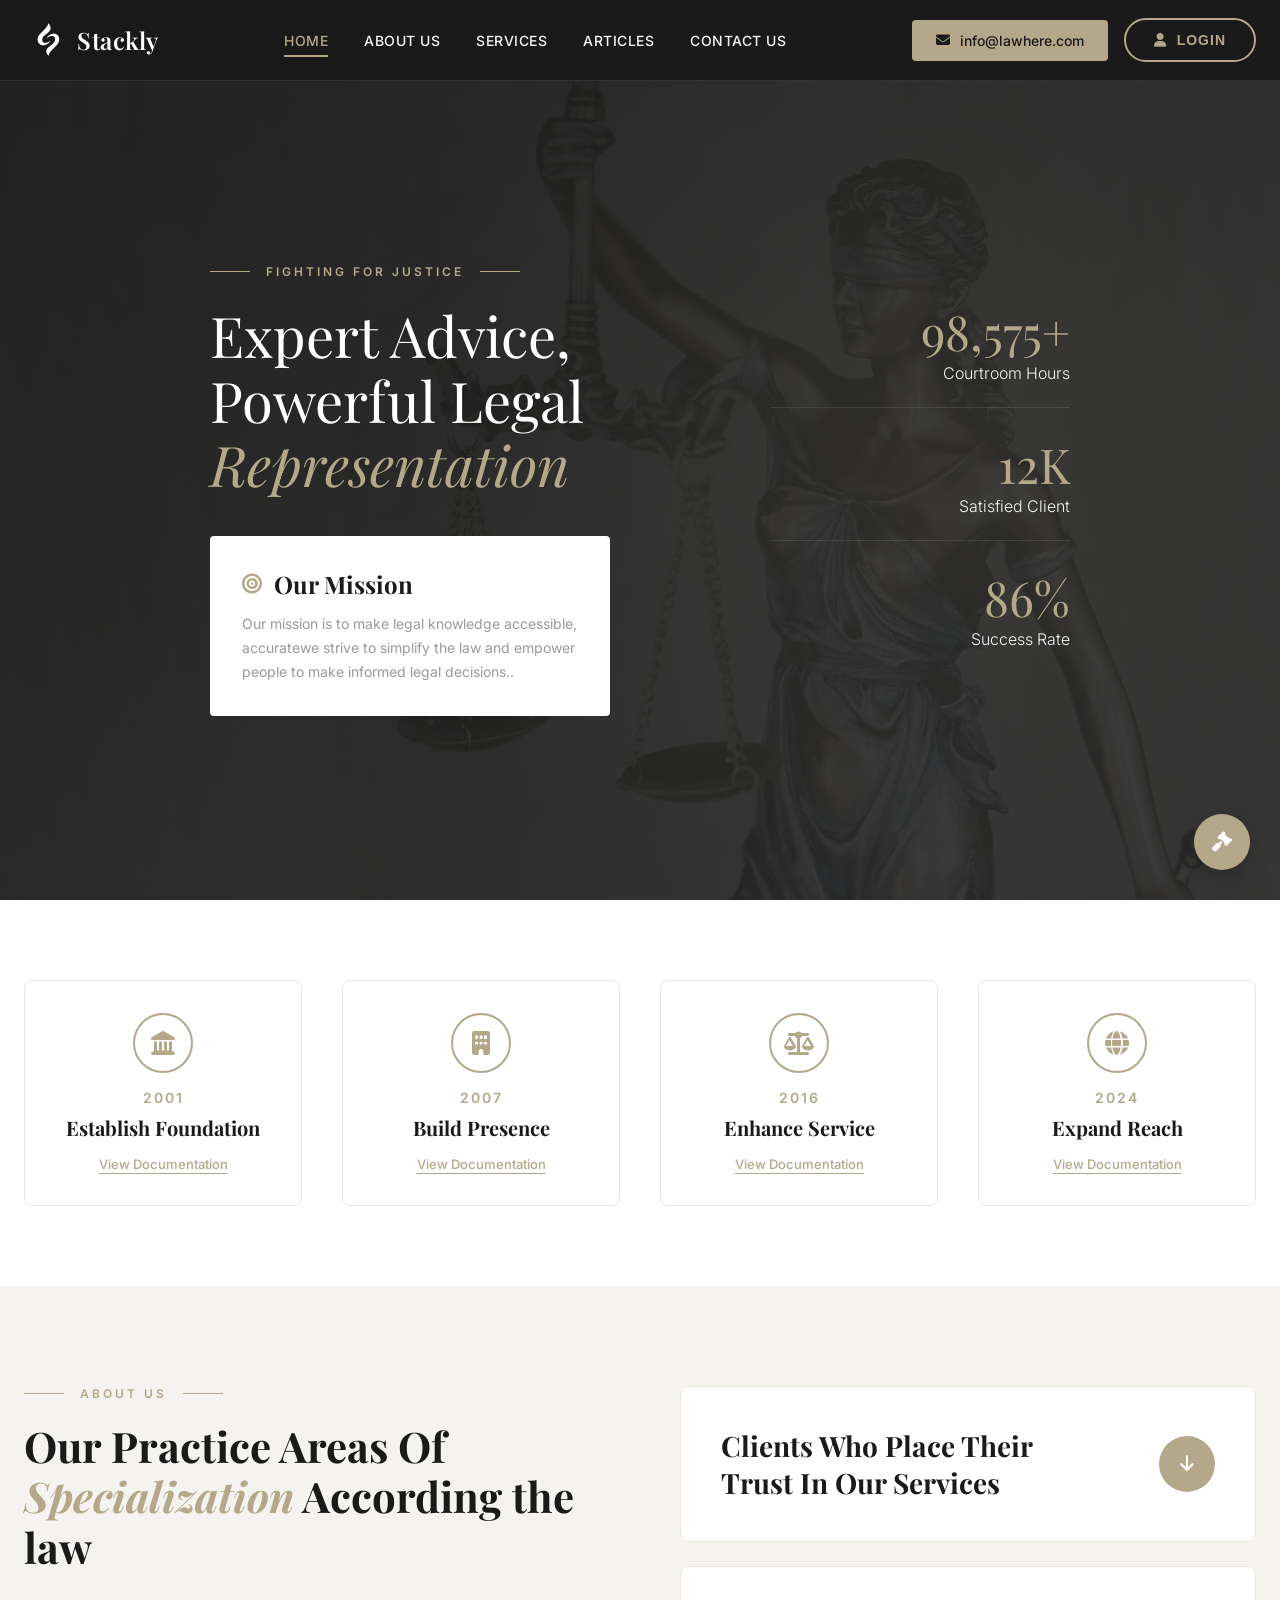
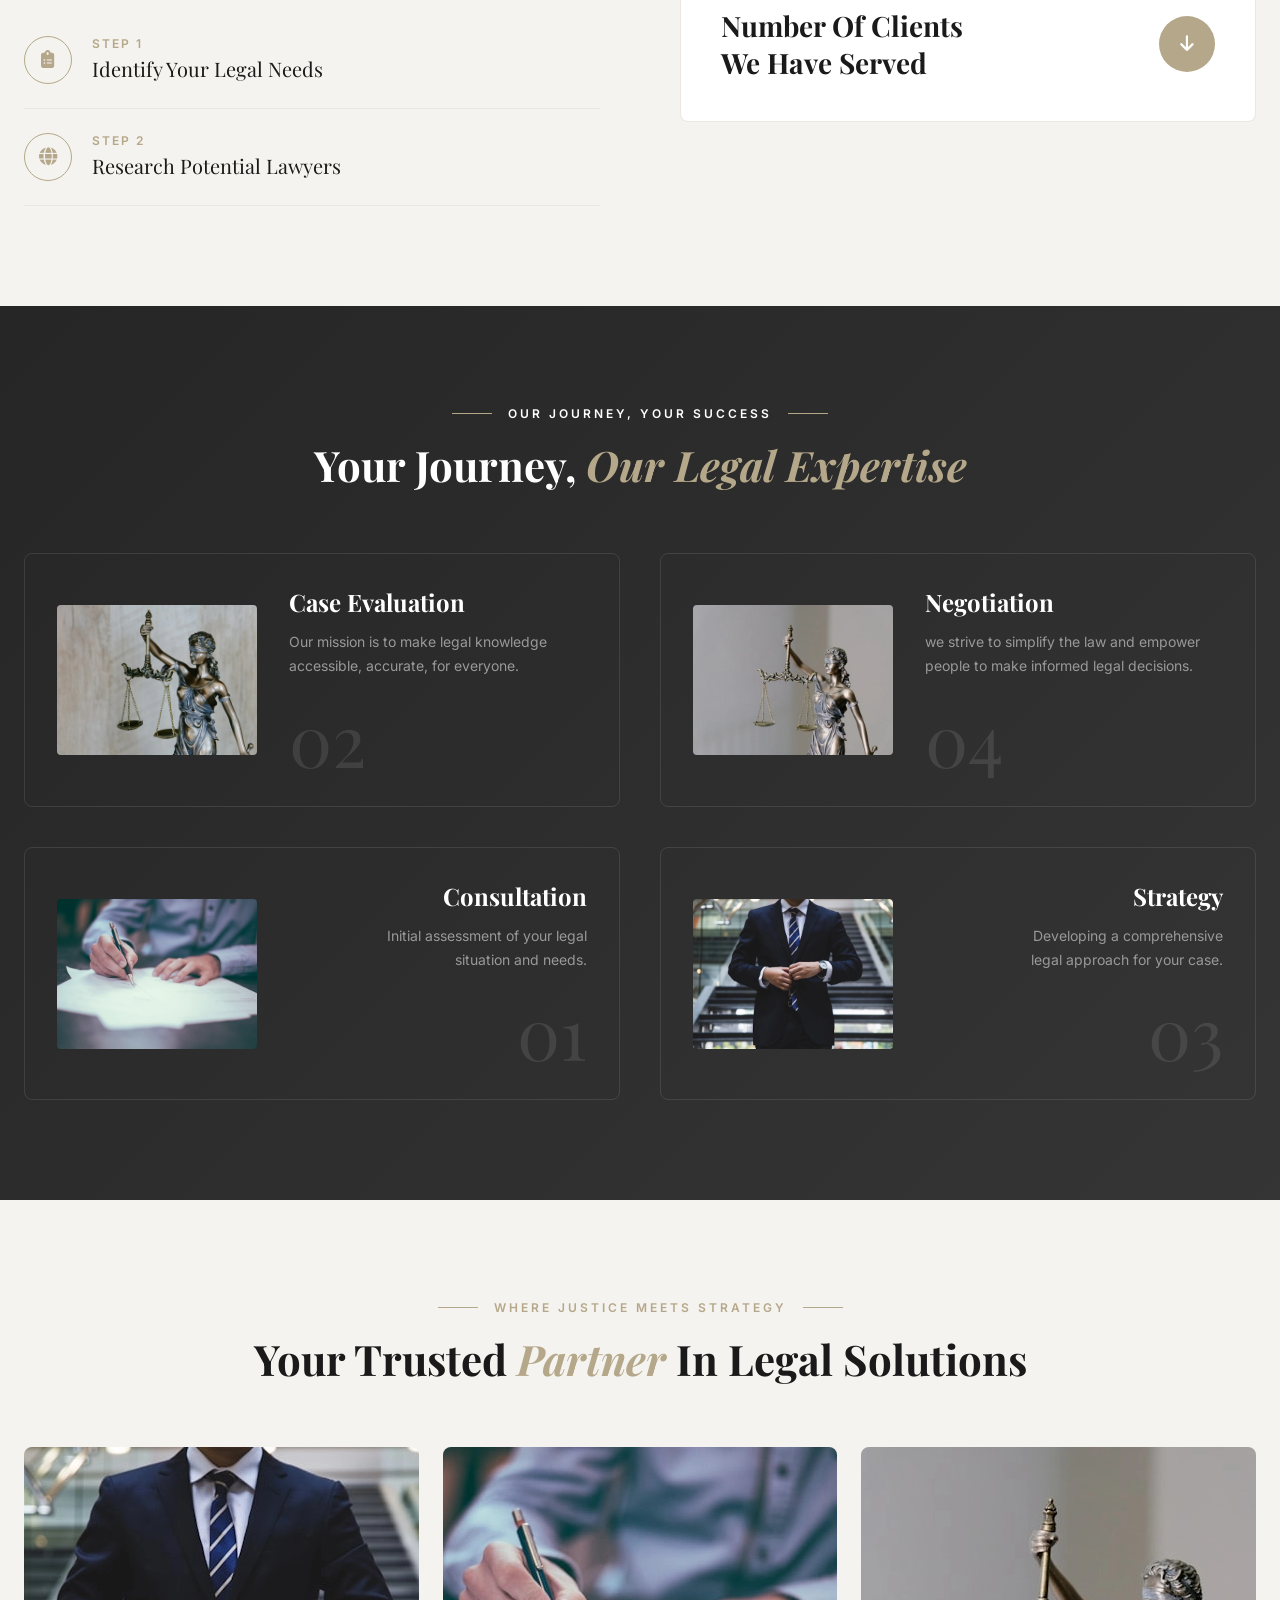
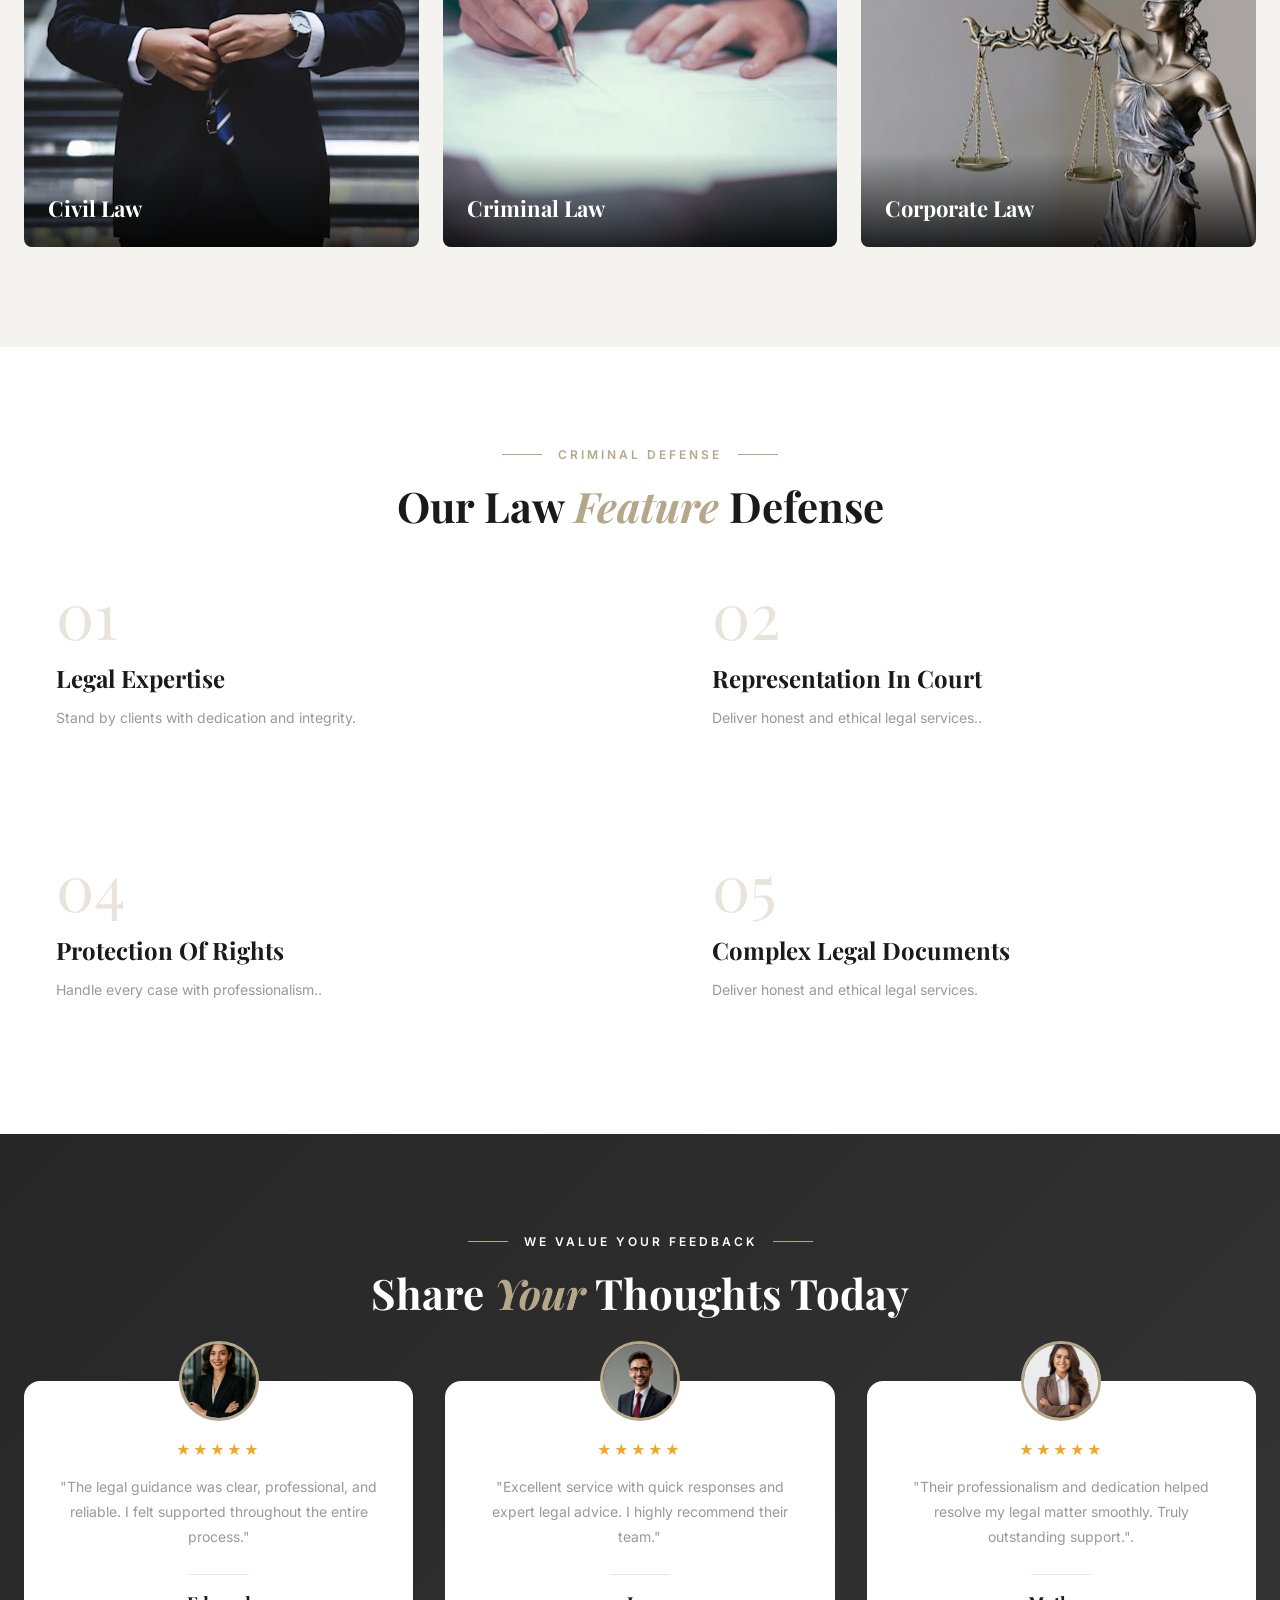
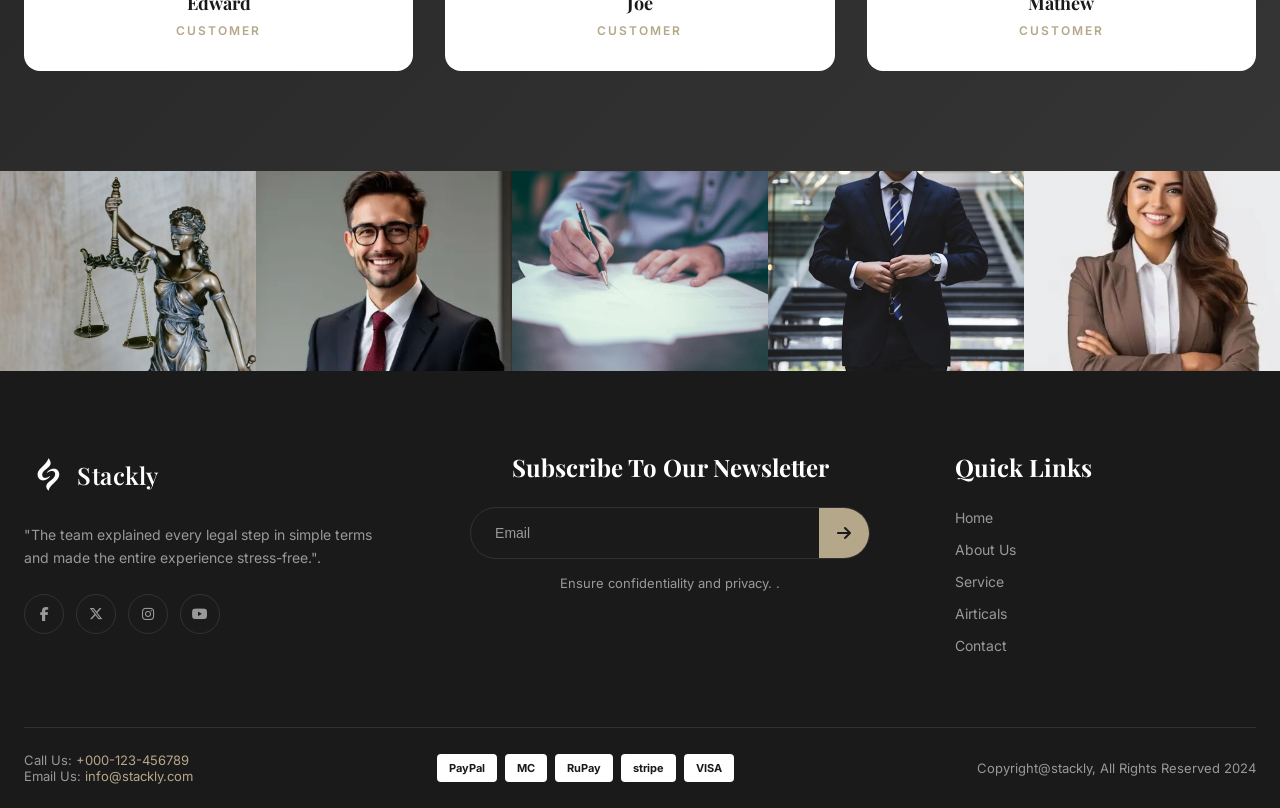
<file: index.html>
<!DOCTYPE html>
<html lang="en">
<head>
    <meta charset="UTF-8">
    <meta name="viewport" content="width=device-width, initial-scale=1.0">
    <title>Lawhere - Expert Legal Representation</title>
    <link href="https://fonts.googleapis.com/css2?family=Playfair+Display:ital,wght@0,400;0,500;0,600;0,700;1,400&family=Inter:wght@300;400;500;600;700&display=swap" rel="stylesheet">
    <link rel="stylesheet" href="https://cdnjs.cloudflare.com/ajax/libs/font-awesome/6.5.1/css/all.min.css">
    <style>
        :root {
            --gold: #b5a88a;
            --gold-dark: #9a8e72;
            --gold-light: #d4c9b0;
            --dark: #1a1a1a;
            --dark-light: #2a2a2a;
            --dark-lighter: #3a3a3a;
            --text-light: #f5f5f5;
            --text-muted: #999;
            --white: #ffffff;
            --cream: #f5f3ef;
            --cream-dark: #ebe7e0;
            --border: rgba(255,255,255,0.1);
            --transition: all 0.4s cubic-bezier(0.4, 0, 0.2, 1);
        }
        * { margin: 0; padding: 0; box-sizing: border-box; }
        html { scroll-behavior: smooth; }
        body { font-family: 'Inter', sans-serif; color: var(--dark); overflow-x: hidden; background: var(--white); }
        h1, h2, h3, h4, h5, h6 { font-family: 'Playfair Display', serif; }
        a { text-decoration: none; color: inherit; }
        img { max-width: 100%; height: auto; display: block; }
        .container { max-width: 1280px; margin: 0 auto; padding: 0 24px; }

        /* ===== HEADER ===== */
        .header { position: fixed; top: 0; left: 0; right: 0; z-index: 1000; background: rgba(26,26,26,0.95); backdrop-filter: blur(20px); border-bottom: 1px solid var(--border); transition: var(--transition); }
        .header-inner { display: flex; align-items: center; justify-content: space-between; height: 80px; }

        /* Logo - User's own image */
        .logo { display: flex; align-items: center; gap: 12px; transition: var(--transition); cursor: pointer; }
        .logo:hover { opacity: 0.85; transform: scale(1.02); }
        .logo-img { width: 48px; height: 48px; object-fit: contain; border-radius: 4px; }
        .logo-text { font-family: 'Playfair Display', serif; font-size: 24px; color: var(--white); font-weight: 500; letter-spacing: 0.5px; }

        /* Simple Navigation - NO DROPDOWNS */
        .nav-desktop { display: flex; align-items: center; gap: 36px; }
        .nav-link { color: var(--text-light); font-size: 14px; font-weight: 500; letter-spacing: 0.5px; text-transform: uppercase; position: relative; padding: 8px 0; transition: var(--transition); cursor: pointer; }
        .nav-link:hover { color: var(--gold); }
        .nav-link::after { content: ''; position: absolute; bottom: 0; left: 0; width: 0; height: 2px; background: var(--gold); transition: var(--transition); }
        .nav-link:hover::after { width: 100%; }
        .nav-link.active { color: var(--gold); }
        .nav-link.active::after { width: 100%; }

        /* Premium Login Button */
        .btn-login {
            display: inline-flex;
            align-items: center;
            gap: 10px;
            background: transparent;
            color: var(--gold);
            padding: 12px 28px;
            border-radius: 50px;
            font-size: 14px;
            font-weight: 600;
            letter-spacing: 1px;
            text-transform: uppercase;
            border: 2px solid var(--gold);
            cursor: pointer;
            transition: var(--transition);
            position: relative;
            overflow: hidden;
        }
        .btn-login::before {
            content: '';
            position: absolute;
            top: 0; left: -100%;
            width: 100%; height: 100%;
            background: var(--gold);
            transition: var(--transition);
            z-index: 0;
        }
        .btn-login:hover::before { left: 0; }
        .btn-login:hover { color: var(--dark); border-color: var(--gold); }
        .btn-login span, .btn-login i { position: relative; z-index: 1; transition: var(--transition); }
        .btn-login:hover i { transform: translateX(3px); }
        .btn-login:active { transform: scale(0.96); }

        .header-email { display: flex; align-items: center; gap: 10px; background: var(--gold); padding: 12px 24px; border-radius: 4px; color: var(--dark); font-size: 14px; font-weight: 500; transition: var(--transition); cursor: pointer; }
        .header-email:hover { background: var(--gold-dark); transform: translateY(-2px); }
        .mobile-toggle { display: none; flex-direction: column; gap: 5px; cursor: pointer; padding: 8px; }
        .mobile-toggle span { display: block; width: 24px; height: 2px; background: var(--white); transition: var(--transition); }

        /* ===== HERO ===== */
        .hero { min-height: 100vh; background: linear-gradient(135deg, rgba(26,26,26,0.95) 0%, rgba(42,42,42,0.9) 100%), url('law.webp') center/cover no-repeat; display: flex; align-items: center; padding-top: 80px; position: relative; overflow: hidden; }
        .hero::before { content: ''; position: absolute; top: 0; left: 0; right: 0; bottom: 0; background: radial-gradient(circle at 70% 50%, rgba(181,168,138,0.08) 0%, transparent 50%); }
        .hero-grid { display: grid; grid-template-columns: 1fr 1fr; gap: 60px; align-items: center; position: relative; z-index: 2; }
        .hero-label { display: flex; align-items: center; gap: 16px; margin-bottom: 24px; }
        .hero-label-line { width: 40px; height: 1px; background: var(--gold); }
        .hero-label-text { color: var(--gold); font-size: 12px; font-weight: 600; letter-spacing: 3px; text-transform: uppercase; }
        .hero-title { font-size: 56px; line-height: 1.15; color: var(--white); font-weight: 400; margin-bottom: 40px; }
        .hero-title span { color: var(--gold); font-style: italic; }
        .hero-mission { background: var(--white); padding: 32px; border-radius: 4px; max-width: 400px; }
        .hero-mission-title { font-size: 24px; color: var(--dark); margin-bottom: 12px; display: flex; align-items: center; gap: 12px; }
        .hero-mission-title i { color: var(--gold); font-size: 20px; }
        .hero-mission-text { color: var(--text-muted); font-size: 14px; line-height: 1.7; }
        .hero-right { display: flex; flex-direction: column; align-items: flex-end; gap: 32px; }
        .hero-stat { text-align: right; padding-bottom: 24px; border-bottom: 1px solid var(--border); width: 100%; max-width: 300px; }
        .hero-stat:last-child { border-bottom: none; }
        .hero-stat-number { font-family: 'Playfair Display', serif; font-size: 48px; color: var(--gold); font-weight: 400; line-height: 1; }
        .hero-stat-label { color: var(--text-light); font-size: 16px; margin-top: 8px; font-weight: 300; }

        /* ===== TIMELINE ===== */
        .timeline { padding: 80px 0; background: var(--white); }
        .timeline-grid { display: grid; grid-template-columns: repeat(4, 1fr); gap: 40px; }
        .timeline-item { text-align: center; padding: 32px 20px; border: 1px solid var(--cream-dark); border-radius: 8px; transition: var(--transition); cursor: pointer; }
        .timeline-item:hover { border-color: var(--gold); transform: translateY(-4px); box-shadow: 0 20px 40px rgba(0,0,0,0.08); }
        .timeline-icon { width: 60px; height: 60px; margin: 0 auto 16px; border: 2px solid var(--gold); border-radius: 50%; display: flex; align-items: center; justify-content: center; font-size: 24px; color: var(--gold); }
        .timeline-year { font-size: 14px; color: var(--gold); font-weight: 600; margin-bottom: 8px; letter-spacing: 2px; }
        .timeline-title { font-family: 'Playfair Display', serif; font-size: 20px; color: var(--dark); margin-bottom: 12px; }
        .timeline-link { color: var(--gold); font-size: 13px; font-weight: 500; text-decoration: underline; text-underline-offset: 4px; transition: var(--transition); }
        .timeline-link:hover { color: var(--gold-dark); }

        /* ===== PRACTICE ===== */
        .practice { padding: 100px 0; background: var(--cream); }
        .practice-grid { display: grid; grid-template-columns: 1fr 1fr; gap: 80px; align-items: start; }
        .practice-left .section-label { margin-bottom: 20px; }
        .practice-title { font-size: 42px; line-height: 1.2; color: var(--dark); margin-bottom: 40px; }
        .practice-title span { color: var(--gold); font-style: italic; }
        .practice-step { display: flex; align-items: flex-start; gap: 20px; padding: 24px 0; border-bottom: 1px solid var(--cream-dark); cursor: pointer; transition: var(--transition); }
        .practice-step:hover { padding-left: 12px; }
        .practice-step-icon { width: 48px; height: 48px; border: 1px solid var(--gold); border-radius: 50%; display: flex; align-items: center; justify-content: center; color: var(--gold); font-size: 18px; flex-shrink: 0; }
        .practice-step-num { font-size: 12px; color: var(--gold); font-weight: 600; letter-spacing: 2px; margin-bottom: 4px; }
        .practice-step-text { font-family: 'Playfair Display', serif; font-size: 20px; color: var(--dark); }
        .practice-card { background: var(--white); border: 1px solid var(--cream-dark); border-radius: 8px; padding: 40px; display: flex; align-items: center; justify-content: space-between; margin-bottom: 24px; transition: var(--transition); cursor: pointer; }
        .practice-card:hover { border-color: var(--gold); box-shadow: 0 10px 30px rgba(0,0,0,0.06); }
        .practice-card-title { font-family: 'Playfair Display', serif; font-size: 28px; color: var(--dark); }
        .practice-card-btn { width: 56px; height: 56px; background: var(--gold); border-radius: 50%; display: flex; align-items: center; justify-content: center; color: var(--white); font-size: 18px; transition: var(--transition); flex-shrink: 0; cursor: pointer; }
        .practice-card-btn:hover { background: var(--gold-dark); transform: rotate(45deg); }

        /* ===== JOURNEY ===== */
        .journey { padding: 100px 0; background: linear-gradient(135deg, rgba(26,26,26,0.95) 0%, rgba(42,42,42,0.95) 100%), url('https://images.unsplash.com/photo-1589994965851-a8f479c573a9?w=1920&q=80') center/cover no-repeat; position: relative; }
        .journey .section-label-text, .journey .section-title { color: var(--white); }
        .journey .section-title span { color: var(--gold); font-style: italic; }
        .journey-grid { display: grid; grid-template-columns: repeat(2, 1fr); gap: 40px; margin-top: 60px; }
        .journey-item { display: grid; grid-template-columns: 200px 1fr; gap: 32px; align-items: center; padding: 32px; border: 1px solid var(--border); border-radius: 8px; transition: var(--transition); cursor: pointer; }
        .journey-item:hover { border-color: var(--gold); background: rgba(181,168,138,0.05); }
        .journey-img { width: 200px; height: 150px; object-fit: cover; border-radius: 4px; }
        .journey-content { position: relative; }
        .journey-title { font-family: 'Playfair Display', serif; font-size: 24px; color: var(--white); margin-bottom: 12px; }
        .journey-text { color: var(--text-muted); font-size: 14px; line-height: 1.7; margin-bottom: 24px; }
        .journey-number { font-family: 'Playfair Display', serif; font-size: 72px; color: rgba(255,255,255,0.1); font-weight: 400; line-height: 1; }
        .journey-item:nth-child(3), .journey-item:nth-child(4) { grid-template-columns: 1fr 200px; }
        .journey-item:nth-child(3) .journey-content, .journey-item:nth-child(4) .journey-content { order: 2; text-align: right; }
        .journey-item:nth-child(3) .journey-img, .journey-item:nth-child(4) .journey-img { order: 1; }

        /* ===== TRUSTED ===== */
        .trusted { padding: 100px 0; background: var(--cream); }
        .trusted-grid { display: grid; grid-template-columns: repeat(3, 1fr); gap: 24px; margin-top: 60px; }
        .trusted-card { position: relative; overflow: hidden; border-radius: 8px; cursor: pointer; }
        .trusted-card img { width: 100%; height: 400px; object-fit: cover; transition: var(--transition); }
        .trusted-card:hover img { transform: scale(1.05); }
        .trusted-overlay { position: absolute; bottom: 0; left: 0; right: 0; padding: 40px 24px 24px; background: linear-gradient(to top, rgba(0,0,0,0.8) 0%, transparent 100%); transition: var(--transition); }
        .trusted-card:hover .trusted-overlay { padding-bottom: 40px; }
        .trusted-card-title { font-family: 'Playfair Display', serif; font-size: 22px; color: var(--white); }

        /* ===== FEATURES ===== */
        .features { padding: 100px 0; background: var(--white); position: relative; overflow: hidden; }
        .features-grid { display: grid; grid-template-columns: repeat(2, 1fr); gap: 60px 80px; position: relative; z-index: 2; }
        .feature-item { padding: 32px; transition: var(--transition); cursor: pointer; }
        .feature-item:hover { background: var(--cream); border-radius: 8px; }
        .feature-num { font-family: 'Playfair Display', serif; font-size: 64px; color: var(--gold); opacity: 0.3; line-height: 1; margin-bottom: 16px; }
        .feature-title { font-family: 'Playfair Display', serif; font-size: 24px; color: var(--dark); margin-bottom: 12px; }
        .feature-text { color: var(--text-muted); font-size: 14px; line-height: 1.7; }

        /* ===== TESTIMONIALS ===== */
        .testimonials { padding: 100px 0; background: linear-gradient(135deg, rgba(26,26,26,0.95) 0%, rgba(42,42,42,0.95) 100%), url('https://images.unsplash.com/photo-1450101499163-c8848c66ca85?w=1920&q=80') center/cover no-repeat; }
        .testimonials .section-label-text, .testimonials .section-title { color: var(--white); }
        .testimonials .section-title span { color: var(--gold); font-style: italic; }
        .testimonials-grid { display: grid; grid-template-columns: repeat(3, 1fr); gap: 32px; margin-top: 60px; }
        .testimonial-card { background: var(--white); border-radius: 16px; padding: 60px 32px 32px; text-align: center; position: relative; transition: var(--transition); cursor: pointer; }
        .testimonial-card:hover { transform: translateY(-8px); box-shadow: 0 20px 40px rgba(0,0,0,0.2); }
        .testimonial-avatar { width: 80px; height: 80px; border-radius: 50%; border: 3px solid var(--gold); position: absolute; top: -40px; left: 50%; transform: translateX(-50%); object-fit: cover; }
        .testimonial-stars { color: #f5a623; font-size: 14px; margin-bottom: 16px; letter-spacing: 2px; }
        .testimonial-text { color: var(--text-muted); font-size: 14px; line-height: 1.8; margin-bottom: 24px; }
        .testimonial-divider { width: 60px; height: 1px; background: var(--cream-dark); margin: 0 auto 16px; }
        .testimonial-name { font-family: 'Playfair Display', serif; font-size: 18px; color: var(--dark); margin-bottom: 4px; }
        .testimonial-role { font-size: 12px; color: var(--gold); font-weight: 600; letter-spacing: 2px; text-transform: uppercase; }

        /* ===== CONTACT ===== */
        .contact { padding: 100px 0; background: var(--white); }
        .contact-grid { display: grid; grid-template-columns: 1fr 1fr; gap: 80px; }
        .contact-form-title { font-family: 'Playfair Display', serif; font-size: 42px; color: var(--dark); margin-bottom: 16px; }
        .contact-form-title span { color: var(--gold); font-style: italic; }
        .contact-form-text { color: var(--text-muted); font-size: 14px; line-height: 1.7; margin-bottom: 40px; }
        .form-row { display: grid; grid-template-columns: 1fr 1fr; gap: 24px; margin-bottom: 24px; }
        .form-group { margin-bottom: 24px; }
        .form-group.full { grid-column: 1 / -1; }
        .form-label { display: block; font-size: 12px; font-weight: 600; letter-spacing: 1px; text-transform: uppercase; color: var(--dark); margin-bottom: 8px; }
        .form-input, .form-select, .form-textarea { width: 100%; padding: 14px 0; border: none; border-bottom: 1px solid var(--cream-dark); background: transparent; font-family: 'Inter', sans-serif; font-size: 14px; color: var(--dark); outline: none; transition: var(--transition); }
        .form-input:focus, .form-select:focus, .form-textarea:focus { border-bottom-color: var(--gold); }
        .form-select { appearance: none; background-image: url("data:image/svg+xml,%3Csvg xmlns='http://www.w3.org/2000/svg' width='12' height='12' viewBox='0 0 12 12'%3E%3Cpath fill='%23333' d='M6 8L1 3h10z'/%3E%3C/svg%3E"); background-repeat: no-repeat; background-position: right center; cursor: pointer; }
        .form-textarea { resize: vertical; min-height: 80px; }
        .btn-submit { display: inline-flex; align-items: center; gap: 12px; background: var(--dark); color: var(--white); padding: 16px 40px; border-radius: 50px; font-size: 14px; font-weight: 600; letter-spacing: 1px; text-transform: uppercase; border: none; cursor: pointer; transition: var(--transition); }
        .btn-submit:hover { background: var(--gold); color: var(--dark); transform: translateY(-2px); }
        .contact-info-title { font-family: 'Playfair Display', serif; font-size: 42px; color: var(--dark); margin-bottom: 24px; }
        .contact-info-text { color: var(--text-muted); font-size: 14px; line-height: 1.7; margin-bottom: 40px; }
        .contact-info-grid { display: grid; grid-template-columns: 1fr 1fr; gap: 32px; }
        .contact-info-item { display: flex; align-items: flex-start; gap: 16px; }
        .contact-info-icon { width: 48px; height: 48px; border: 1px solid var(--cream-dark); border-radius: 50%; display: flex; align-items: center; justify-content: center; color: var(--gold); font-size: 18px; flex-shrink: 0; }
        .contact-info-label { font-size: 16px; font-weight: 600; color: var(--dark); margin-bottom: 8px; }
        .contact-info-value { color: var(--text-muted); font-size: 14px; line-height: 1.7; }

        /* ===== GALLERY STRIP ===== */
        .gallery-strip { display: grid; grid-template-columns: repeat(5, 1fr); gap: 0; }
        .gallery-strip img { width: 100%; height: 200px; object-fit: cover; transition: var(--transition); }
        .gallery-strip img:hover { opacity: 0.8; }

        /* ===== FOOTER ===== */
        .footer { background: var(--dark); padding: 80px 0 0; }
        .footer-grid { display: grid; grid-template-columns: 1.2fr 1.5fr 1fr; gap: 60px; padding-bottom: 60px; border-bottom: 1px solid var(--border); }
        .footer-brand .logo { margin-bottom: 24px; }
        .footer-brand-text { color: var(--text-muted); font-size: 14px; line-height: 1.7; margin-bottom: 24px; }
        .footer-social { display: flex; gap: 12px; }
        .footer-social-link { width: 40px; height: 40px; border: 1px solid var(--border); border-radius: 50%; display: flex; align-items: center; justify-content: center; color: var(--text-muted); font-size: 14px; transition: var(--transition); cursor: pointer; }
        .footer-social-link:hover { background: var(--gold); border-color: var(--gold); color: var(--dark); }
        .footer-newsletter-title { font-family: 'Playfair Display', serif; font-size: 24px; color: var(--white); margin-bottom: 24px; text-align: center; }
        .footer-newsletter-form { display: flex; max-width: 400px; margin: 0 auto 16px; border: 1px solid var(--border); border-radius: 50px; overflow: hidden; }
        .footer-newsletter-input { flex: 1; padding: 16px 24px; background: transparent; border: none; color: var(--white); font-size: 14px; outline: none; }
        .footer-newsletter-input::placeholder { color: var(--text-muted); }
        .footer-newsletter-btn { width: 50px; height: 50px; background: var(--gold); border: none; color: var(--dark); font-size: 16px; cursor: pointer; transition: var(--transition); display: flex; align-items: center; justify-content: center; }
        .footer-newsletter-btn:hover { background: var(--gold-dark); }
        .footer-newsletter-text { text-align: center; color: var(--text-muted); font-size: 13px; }
        .footer-links-title { font-family: 'Playfair Display', serif; font-size: 24px; color: var(--white); margin-bottom: 24px; }
        .footer-links-list { list-style: none; }
        .footer-links-list li { margin-bottom: 12px; }
        .footer-links-list a { color: var(--text-muted); font-size: 14px; transition: var(--transition); cursor: pointer; }
        .footer-links-list a:hover { color: var(--gold); padding-left: 8px; }
        .footer-bottom { display: flex; align-items: center; justify-content: space-between; padding: 24px 0; }
        .footer-bottom-left { color: var(--text-muted); font-size: 13px; }
        .footer-bottom-left a { color: var(--gold); transition: var(--transition); }
        .footer-bottom-left a:hover { color: var(--white); }
        .footer-payments { display: flex; gap: 8px; }
        .footer-payment-icon { height: 28px; background: var(--white); border-radius: 4px; padding: 4px 12px; display: flex; align-items: center; font-size: 11px; font-weight: 700; color: var(--dark); }
        .footer-copyright { color: var(--text-muted); font-size: 13px; }

        /* ===== SECTION LABEL ===== */
        .section-label { display: flex; align-items: center; justify-content: center; gap: 16px; margin-bottom: 16px; }
        .section-label-line { width: 40px; height: 1px; background: var(--gold); }
        .section-label-text { color: var(--gold); font-size: 12px; font-weight: 600; letter-spacing: 3px; text-transform: uppercase; }
        .section-title { font-family: 'Playfair Display', serif; font-size: 42px; text-align: center; color: var(--dark); margin-bottom: 16px; }
        .section-title span { color: var(--gold); font-style: italic; }

        /* ===== FLOATING BUTTON ===== */
        .float-btn { position: fixed; bottom: 30px; right: 30px; width: 56px; height: 56px; background: var(--gold); border-radius: 50%; display: flex; align-items: center; justify-content: center; color: var(--white); font-size: 20px; box-shadow: 0 8px 24px rgba(0,0,0,0.2); z-index: 999; transition: var(--transition); cursor: pointer; border: none; }
        .float-btn:hover { background: var(--gold-dark); transform: translateY(-4px); }

        /* ===== MOBILE MENU ===== */
        .mobile-menu { position: fixed; top: 0; right: -100%; width: 100%; max-width: 400px; height: 100vh; background: var(--dark); z-index: 1001; padding: 100px 40px 40px; transition: var(--transition); overflow-y: auto; }
        .mobile-menu.active { right: 0; }
        .mobile-menu-close { position: absolute; top: 24px; right: 24px; width: 40px; height: 40px; border: 1px solid var(--border); border-radius: 50%; display: flex; align-items: center; justify-content: center; color: var(--white); font-size: 18px; cursor: pointer; transition: var(--transition); }
        .mobile-menu-close:hover { background: var(--gold); border-color: var(--gold); color: var(--dark); }
        .mobile-nav-link { display: block; padding: 16px 0; color: var(--white); font-size: 18px; font-weight: 500; border-bottom: 1px solid var(--border); transition: var(--transition); cursor: pointer; }
        .mobile-nav-link:hover { color: var(--gold); padding-left: 12px; }
        .mobile-overlay { position: fixed; top: 0; left: 0; right: 0; bottom: 0; background: rgba(0,0,0,0.6); z-index: 1000; opacity: 0; visibility: hidden; transition: var(--transition); }
        .mobile-overlay.active { opacity: 1; visibility: visible; }

        /* ===== ALERT ===== */
        .alert-overlay { position: fixed; top: 0; left: 0; right: 0; bottom: 0; background: rgba(0,0,0,0.5); z-index: 2000; display: flex; align-items: center; justify-content: center; opacity: 0; visibility: hidden; transition: var(--transition); }
        .alert-overlay.active { opacity: 1; visibility: visible; }
        .alert-box { background: var(--white); padding: 40px; border-radius: 16px; text-align: center; max-width: 400px; width: 90%; transform: scale(0.9); transition: var(--transition); box-shadow: 0 20px 60px rgba(0,0,0,0.2); }
        .alert-overlay.active .alert-box { transform: scale(1); }
        .alert-icon { width: 60px; height: 60px; background: var(--gold); border-radius: 50%; display: flex; align-items: center; justify-content: center; margin: 0 auto 20px; color: var(--white); font-size: 24px; }
        .alert-title { font-family: 'Playfair Display', serif; font-size: 24px; color: var(--dark); margin-bottom: 12px; }
        .alert-text { color: var(--text-muted); font-size: 14px; line-height: 1.6; margin-bottom: 24px; }
        .alert-btn { background: var(--dark); color: var(--white); padding: 12px 32px; border-radius: 50px; font-size: 14px; font-weight: 600; border: none; cursor: pointer; transition: var(--transition); }
        .alert-btn:hover { background: var(--gold); color: var(--dark); }

        /* ===== ANIMATIONS ===== */
        .fade-in { opacity: 0; transform: translateY(30px); transition: opacity 0.8s ease, transform 0.8s ease; }
        .fade-in.visible { opacity: 1; transform: translateY(0); }

        /* ===== RESPONSIVE ===== */
        @media (max-width: 1024px) {
            .hero-title { font-size: 44px; }
            .hero-grid { gap: 40px; }
            .practice-grid { gap: 40px; }
            .contact-grid { gap: 40px; }
            .footer-grid { grid-template-columns: 1fr 1fr; gap: 40px; }
        }
        @media (max-width: 768px) {
            .nav-desktop, .header-email { display: none; }
            .mobile-toggle { display: flex; }
            .hero { min-height: auto; padding: 120px 0 60px; }
            .hero-grid { grid-template-columns: 1fr; text-align: center; }
            .hero-title { font-size: 36px; }
            .hero-mission { margin: 0 auto; }
            .hero-right { align-items: center; }
            .hero-stat { text-align: center; }
            .hero-image { display: none; }
            .timeline-grid { grid-template-columns: repeat(2, 1fr); }
            .practice-grid { grid-template-columns: 1fr; }
            .practice-card { flex-direction: column; gap: 20px; text-align: center; }
            .journey-grid { grid-template-columns: 1fr; }
            .journey-item { grid-template-columns: 1fr !important; text-align: center; }
            .journey-item:nth-child(3) .journey-content, .journey-item:nth-child(4) .journey-content { order: 1; text-align: center; }
            .journey-item:nth-child(3) .journey-img, .journey-item:nth-child(4) .journey-img { order: 2; }
            .journey-img { width: 100% !important; height: 200px; }
            .trusted-grid { grid-template-columns: 1fr; }
            .features-grid { grid-template-columns: 1fr; }
            .testimonials-grid { grid-template-columns: 1fr; }
            .testimonial-card { margin-top: 50px; }
            .contact-grid { grid-template-columns: 1fr; }
            .form-row { grid-template-columns: 1fr; }
            .contact-info-grid { grid-template-columns: 1fr; }
            .gallery-strip { grid-template-columns: repeat(3, 1fr); }
            .gallery-strip img { height: 120px; }
            .footer-grid { grid-template-columns: 1fr; text-align: center; }
            .footer-social { justify-content: center; }
            .footer-bottom { flex-direction: column; gap: 16px; text-align: center; }
            .footer-payments { flex-wrap: wrap; justify-content: center; }
            .section-title { font-size: 32px; }
        }
        @media (max-width: 480px) {
            .hero-title { font-size: 28px; }
            .timeline-grid { grid-template-columns: 1fr; }
            .gallery-strip { grid-template-columns: repeat(2, 1fr); }
            .section-title { font-size: 26px; }
            .practice-title { font-size: 28px; }
            .contact-form-title { font-size: 28px; }
            .contact-info-title { font-size: 28px; }
        }
        .logo{
    display:flex;
    align-items:center;
    gap:5px;
}

.logo-img{
    width:48px;
    height:48px;
    object-fit:contain;
}

.logo-text{
    font-family:'Playfair Display', serif;
    font-size:24px;
    font-weight:600;
    color:#fff;
    margin:0;
}
    </style>
<!-- <base target="_blank"> -->
</head>
<body>

    <!-- Header -->
    <header class="header">
        <div class="container">
            <div class="header-inner">
                <!-- Logo - User's own image, clickable to Home -->
              <a href="index.html" class="logo">
    <img src="logo.webp" alt="Starkly Logo" class="logo-img">
    <span class="logo-text">Stackly</span>
</a>
                <!-- Simple Navigation - NO DROPDOWNS -->
                <nav class="nav-desktop">
                    <a href="index.html" class="nav-link active">Home</a>
                    <a href="about.html" class="nav-link">About Us</a>
                    <a href="service.html" class="nav-link">Services</a>
                    <a href="airt.html" class="nav-link">Articles</a>
                    <a href="contact.html" class="nav-link">Contact Us</a>
                </nav>

                <!-- Premium Login Button -->
                <div style="display:flex; align-items:center; gap:16px;">
                    <a class="header-email" onclick="goTo404()">
                        <i class="fas fa-envelope"></i>
                        <span>info@lawhere.com</span>
                    </a>
               <a href="login.html">   <button class="btn-login" onclick="goTologin()">
                        <i class="fas fa-user"></i>
                        <span>Login</span>
                    </button></a>  
                </div>

                <div class="mobile-toggle" onclick="toggleMobileMenu()">
                    <span></span>
                    <span></span>
                    <span></span>
                </div>
            </div>
        </div>
    </header>

    <!-- Mobile Menu -->
    <div class="mobile-overlay" onclick="toggleMobileMenu()"></div>
    <div class="mobile-menu" id="mobileMenu">
        <div class="mobile-menu-close" onclick="toggleMobileMenu()">
            <i class="fas fa-times"></i>
        </div>
        <a href="index.html" class="mobile-nav-link" onclick="toggleMobileMenu()">Home</a>
        <a href="about.html" class="mobile-nav-link" onclick="toggleMobileMenu()">About Us</a>
        <a href="service.html" class="mobile-nav-link" onclick="toggleMobileMenu()">Services</a>
        <a href="airt.html" class="mobile-nav-link" onclick="toggleMobileMenu()">Articles</a>
        <a href="contact.html" class="mobile-nav-link" onclick="toggleMobileMenu()">Contact Us</a>
        <div style="padding: 24px 0; border-top: 1px solid var(--border); margin-top: 16px;">
         <a href="login.html">   <button class="btn-login" style="width:100%; justify-content:center;" onclick="goTo404();toggleMobileMenu()">
                <i class="fas fa-user"></i>
                <span>Login</span>
            </button></a>
        </div>
    </div>

    <!-- Hero -->
    <section class="hero">
        <div class="container">
            <div class="hero-grid">
                <div class="hero-left">
                    <div class="hero-label">
                        <span class="hero-label-line"></span>
                        <span class="hero-label-text">Fighting For Justice</span>
                        <span class="hero-label-line"></span>
                    </div>
                    <h1 class="hero-title">Expert Advice,<br>Powerful Legal<br><span>Representation</span></h1>
                    <div class="hero-mission">
                        <h3 class="hero-mission-title"><i class="fas fa-bullseye"></i> Our Mission</h3>
                        <p class="hero-mission-text">Our mission is to make legal knowledge accessible, accuratewe strive to simplify the law and empower people to make informed legal decisions..</p>
                    </div>
                </div>
                <div class="hero-right">
                    <div class="hero-stat">
                        <div class="hero-stat-number">98,575+</div>
                        <div class="hero-stat-label">Courtroom Hours</div>
                    </div>
                    <div class="hero-stat">
                        <div class="hero-stat-number">12K</div>
                        <div class="hero-stat-label">Satisfied Client</div>
                    </div>
                    <div class="hero-stat">
                        <div class="hero-stat-number">86%</div>
                        <div class="hero-stat-label">Success Rate</div>
                    </div>
                </div>
            </div>
        </div>
    </section>

    <!-- Timeline -->
    <section class="timeline">
        <div class="container">
            <div class="timeline-grid">
                <div class="timeline-item fade-in">
                    <div class="timeline-icon"><i class="fas fa-landmark"></i></div>
                    <div class="timeline-year">2001</div>
                    <h3 class="timeline-title">Establish Foundation</h3>
                    <a class="timeline-link" onclick="goTo404()">View Documentation</a>
                </div>
                <div class="timeline-item fade-in">
                    <div class="timeline-icon"><i class="fas fa-building"></i></div>
                    <div class="timeline-year">2007</div>
                    <h3 class="timeline-title">Build Presence</h3>
                    <a class="timeline-link" onclick="goTo404()">View Documentation</a>
                </div>
                <div class="timeline-item fade-in">
                    <div class="timeline-icon"><i class="fas fa-balance-scale"></i></div>
                    <div class="timeline-year">2016</div>
                    <h3 class="timeline-title">Enhance Service</h3>
                    <a class="timeline-link" onclick="goTo404()">View Documentation</a>
                </div>
                <div class="timeline-item fade-in">
                    <div class="timeline-icon"><i class="fas fa-globe"></i></div>
                    <div class="timeline-year">2024</div>
                    <h3 class="timeline-title">Expand Reach</h3>
                    <a class="timeline-link" onclick="goTo404()">View Documentation</a>
                </div>
            </div>
        </div>
    </section>

    <!-- Practice Areas -->
    <section class="practice">
        <div class="container">
            <div class="practice-grid">
                <div class="practice-left">
                    <div class="section-label" style="justify-content:flex-start;">
                        <span class="section-label-line"></span>
                        <span class="section-label-text">About Us</span>
                        <span class="section-label-line"></span>
                    </div>
                    <h2 class="practice-title">Our Practice Areas Of<br><span>Specialization</span> According the law</h2>
                    <div class="practice-step fade-in">
                        <div class="practice-step-icon"><i class="fas fa-clipboard-list"></i></div>
                        <div>
                            <div class="practice-step-num">STEP 1</div>
                            <div class="practice-step-text">Identify Your Legal Needs</div>
                        </div>
                    </div>
                    <div class="practice-step fade-in">
                        <div class="practice-step-icon"><i class="fas fa-globe"></i></div>
                        <div>
                            <div class="practice-step-num">STEP 2</div>
                            <div class="practice-step-text">Research Potential Lawyers</div>
                        </div>
                    </div>
                </div>
                <div class="practice-right">
                    <div class="practice-card fade-in">
                        <h3 class="practice-card-title">Clients Who Place Their<br>Trust In Our Services</h3>
                        <div class="practice-card-btn" onclick="goTo404()"><i class="fas fa-arrow-down"></i></div>
                    </div>
                    <div class="practice-card fade-in">
                        <h3 class="practice-card-title">Number Of Clients<br>We Have Served</h3>
                        <div class="practice-card-btn" onclick="goTo404()"><i class="fas fa-arrow-down"></i></div>
                    </div>
                </div>
            </div>
        </div>
    </section>

    <!-- Journey -->
    <section class="journey">
        <div class="container">
            <div class="section-label">
                <span class="section-label-line"></span>
                <span class="section-label-text">Our Journey, Your Success</span>
                <span class="section-label-line"></span>
            </div>
            <h2 class="section-title">Your Journey, <span>Our Legal Expertise</span></h2>
            <div class="journey-grid">
                <div class="journey-item fade-in">
                    <img class="journey-img" src="law.webp" alt="Case Evaluation">
                    <div class="journey-content">
                        <h3 class="journey-title">Case Evaluation</h3>
                        <p class="journey-text">Our mission is to make legal knowledge accessible, accurate, for everyone.</p>
                        <div class="journey-number">02</div>
                    </div>
                </div>
                <div class="journey-item fade-in">
                    <img class="journey-img" src="img10.webp" alt="Negotiation">
                    <div class="journey-content">
                        <h3 class="journey-title">Negotiation</h3>
                        <p class="journey-text">we strive to simplify the law and empower people to make informed legal decisions.</p>
                        <div class="journey-number">04</div>
                    </div>
                </div>
                <div class="journey-item fade-in">
                    <div class="journey-content">
                        <h3 class="journey-title">Consultation</h3>
                        <p class="journey-text">Initial assessment of your legal situation and needs.</p>
                        <div class="journey-number">01</div>
                    </div>
                    <img class="journey-img" src="img11.webp" alt="Consultation">
                </div>
                <div class="journey-item fade-in">
                    <div class="journey-content">
                        <h3 class="journey-title">Strategy</h3>
                        <p class="journey-text">Developing a comprehensive legal approach for your case.</p>
                        <div class="journey-number">03</div>
                    </div>
                    <img class="journey-img" src="img12.webp" alt="Strategy">
                </div>
            </div>
        </div>
    </section>

    <!-- Trusted Partner -->
    <section class="trusted">
        <div class="container">
            <div class="section-label">
                <span class="section-label-line"></span>
                <span class="section-label-text">Where Justice Meets Strategy</span>
                <span class="section-label-line"></span>
            </div>
            <h2 class="section-title">Your Trusted <span>Partner</span> In Legal Solutions</h2>
            <div class="trusted-grid">
                <div class="trusted-card fade-in" onclick="goTo404()">
                    <img src="img12.webp" alt="Civil Law">
                    <div class="trusted-overlay">
                        <h3 class="trusted-card-title">Civil Law</h3>
                    </div>
                </div>
                <div class="trusted-card fade-in" onclick="goTo404()">
                    <img src="img11.webp" alt="Criminal Law">
                    <div class="trusted-overlay">
                        <h3 class="trusted-card-title">Criminal Law</h3>
                    </div>
                </div>
                <div class="trusted-card fade-in" onclick="goTo404()">
                    <img src="img10.webp" alt="Corporate Law">
                    <div class="trusted-overlay">
                        <h3 class="trusted-card-title">Corporate Law</h3>
                    </div>
                </div>
            </div>
        </div>
    </section>

    <!-- Features -->
    <section class="features">
        <div class="container">
            <div class="section-label">
                <span class="section-label-line"></span>
                <span class="section-label-text">Criminal Defense</span>
                <span class="section-label-line"></span>
            </div>
            <h2 class="section-title">Our Law <span>Feature</span> Defense</h2>
            <div class="features-grid">
                <div class="feature-item fade-in">
                    <div class="feature-num">01</div>
                    <h3 class="feature-title">Legal Expertise</h3>
                    <p class="feature-text">Stand by clients with dedication and integrity.</p>
                </div>
                <div class="feature-item fade-in">
                    <div class="feature-num">02</div>
                    <h3 class="feature-title">Representation In Court</h3>
                    <p class="feature-text">Deliver honest and ethical legal services..</p>
                </div>
                <div class="feature-item fade-in">
                    <div class="feature-num">04</div>
                    <h3 class="feature-title">Protection Of Rights</h3>
                    <p class="feature-text">Handle every case with professionalism..</p>
                </div>
                <div class="feature-item fade-in">
                    <div class="feature-num">05</div>
                    <h3 class="feature-title">Complex Legal Documents</h3>
                    <p class="feature-text">Deliver honest and ethical legal services.</p>
                </div>
            </div>
        </div>
    </section>

    <!-- Testimonials -->
    <section class="testimonials">
        <div class="container">
            <div class="section-label">
                <span class="section-label-line"></span>
                <span class="section-label-text">We Value Your Feedback</span>
                <span class="section-label-line"></span>
            </div>
            <h2 class="section-title">Share <span>Your</span> Thoughts Today</h2>
            <div class="testimonials-grid">
                <div class="testimonial-card fade-in">
                    <img class="testimonial-avatar" src="sarah2.webp" alt="Edward">
                    <div class="testimonial-stars">&#9733;&#9733;&#9733;&#9733;&#9733;</div>
                    <p class="testimonial-text">"The legal guidance was clear, professional, and reliable. I felt supported throughout the entire process."</p>
                    <div class="testimonial-divider"></div>
                    <h4 class="testimonial-name">Edward</h4>
                    <span class="testimonial-role">Customer</span>
                </div>
                <div class="testimonial-card fade-in">
                    <img class="testimonial-avatar" src="reddy.webp" alt="Joe">
                    <div class="testimonial-stars">&#9733;&#9733;&#9733;&#9733;&#9733;</div>
                    <p class="testimonial-text">"Excellent service with quick responses and expert legal advice. I highly recommend their team."</p>
                    <div class="testimonial-divider"></div>
                    <h4 class="testimonial-name">Joe</h4>
                    <span class="testimonial-role">Customer</span>
                </div>
                <div class="testimonial-card fade-in">
                    <img class="testimonial-avatar" src="asha.webp" alt="Mathew">
                    <div class="testimonial-stars">&#9733;&#9733;&#9733;&#9733;&#9733;</div>
                    <p class="testimonial-text">"Their professionalism and dedication helped resolve my legal matter smoothly. Truly outstanding support.".</p>
                    <div class="testimonial-divider"></div>
                    <h4 class="testimonial-name">Mathew</h4>
                    <span class="testimonial-role">Customer</span>
                </div>
            </div>
        </div>
    </section>

    <!-- Contact -->
    <!-- <section class="contact">
        <div class="container">
            <div class="contact-grid">
                <div class="contact-left">
                    <div class="section-label" style="justify-content:flex-start;margin-bottom:16px;">
                        <span class="section-label-line"></span>
                        <span class="section-label-text">Your Perfect Time Is Just A Click Away</span>
                    </div>
                    <h2 class="contact-form-title">Secure Your <span>Appointment</span> Now</h2>
                    <p class="contact-form-text">"A trustworthy legal platform with accurate information and exceptional client service."</p>
                    <form id="contactForm" onsubmit="handleContactSubmit(event)">
                        <div class="form-row">
                            <div class="form-group">
                                <label class="form-label">Name *</label>
                                <input type="text" class="form-input" id="contactName" required placeholder="Enter your name">
                            </div>
                            <div class="form-group">
                                <label class="form-label">Client Type</label>
                                <select class="form-select" id="clientType">
                                    <option>A New Client</option>
                                    <option>Existing Client</option>
                                    <option>Corporate Client</option>
                                </select>
                            </div>
                        </div>
                        <div class="form-row">
                            <div class="form-group">
                                <label class="form-label">Email *</label>
                                <input type="email" class="form-input" id="contactEmail" required placeholder="Enter your email">
                            </div>
                            <div class="form-group">
                                <label class="form-label">Phone *</label>
                                <input type="tel" class="form-input" id="contactPhone" required placeholder="Enter your phone">
                            </div>
                        </div>
                        <div class="form-group full">
                            <label class="form-label">How Can We Help You? *</label>
                            <textarea class="form-textarea" id="contactMessage" required placeholder="Describe your legal needs..."></textarea>
                        </div>
                        <button type="submit" class="btn-submit">
                            Submit <i class="fas fa-arrow-right"></i>
                        </button>
                    </form>
                </div>
                <div class="contact-right">
                    <div class="section-label" style="justify-content:flex-start;margin-bottom:16px;">
                        <span class="section-label-line"></span>
                        <span class="section-label-text">We're Here To Help - Get In Touch</span>
                    </div>
                    <h2 class="contact-info-title">We're Here For You</h2>
                    <p class="contact-info-text">"The team explained every legal step in simple terms and made the entire experience stress-free."</p>
                    <div class="contact-info-grid">
                        <div class="contact-info-item">
                            <div class="contact-info-icon"><i class="fas fa-globe"></i></div>
                            <div>
                                <div class="contact-info-label">Visit Us On</div>
                                <div class="contact-info-value">Chinna Thirupati Street,<br>Salem, 4508</div>
                            </div>
                        </div>
                        <div class="contact-info-item">
                            <div class="contact-info-icon"><i class="fas fa-phone"></i></div>
                            <div>
                                <div class="contact-info-label">Contact Us</div>
                                <div class="contact-info-value">000 - 123 - 456789<br>000 - 123 - 456789</div>
                            </div>
                        </div>
                        <div class="contact-info-item">
                            <div class="contact-info-icon"><i class="fas fa-calendar-alt"></i></div>
                            <div>
                                <div class="contact-info-label">Working Days</div>
                                <div class="contact-info-value">Mon to Fri 09:00AM to 07:00PM<br>Sat to Sun 11:00AM to 07:00PM</div>
                            </div>
                        </div>
                        <div class="contact-info-item">
                            <div class="contact-info-icon"><i class="fas fa-envelope"></i></div>
                            <div>
                                <div class="contact-info-label">Email Us</div>
                                <div class="contact-info-value">info@stackly.com<br>contact@stackly.com</div>
                            </div>
                        </div>
                    </div>
                </div>
            </div>
        </div>
    </section> -->

    <!-- Gallery Strip -->
    <div class="gallery-strip">
        <img src="law.webp" alt="Gallery 1">
        <img src="reddy.webp" alt="Gallery 2">
        <img src="img11.webp" alt="Gallery 3">
        <img src="img12.webp" alt="Gallery 4">
        <img src="asha.webp" alt="Gallery 5">
    </div>

    <!-- Footer -->
    <footer class="footer">
        <div class="container">
            <div class="footer-grid">
                <div class="footer-brand">
                    <a href="index.html" class="logo">
    <img src="logo.webp" alt="Starkly Logo" class="logo-img">
    <span class="logo-text">Stackly</span>
</a>
                    <p class="footer-brand-text">"The team explained every legal step in simple terms and made the entire experience stress-free.".</p>
                    <div class="footer-social">
                        <a class="footer-social-link" onclick="goTo404()"><i class="fab fa-facebook-f"></i></a>
                        <a class="footer-social-link" onclick="goTo404()"><i class="fab fa-x-twitter"></i></a>
                        <a class="footer-social-link" onclick="goTo404()"><i class="fab fa-instagram"></i></a>
                        <a class="footer-social-link" onclick="goTo404()"><i class="fab fa-youtube"></i></a>
                    </div>
                </div>
                <div class="footer-newsletter">
                    <h3 class="footer-newsletter-title">Subscribe To Our Newsletter</h3>
                    <form id="newsletterForm" onsubmit="handleNewsletterSubmit(event)">
                        <div class="footer-newsletter-form">
                            <input type="email" class="footer-newsletter-input" id="newsletterEmail" required placeholder="Email">
                            <button type="submit" class="footer-newsletter-btn"><i class="fas fa-arrow-right"></i></button>
                        </div>
                    </form>
                    <p class="footer-newsletter-text">Ensure confidentiality and privacy. .</p>
                </div>
                <div class="footer-links">
                    <h3 class="footer-links-title">Quick Links</h3>
                    <ul class="footer-links-list">
                        <li><a href="index.html">Home</a></li>
                        <li><a href="about.html">About Us</a></li>
                        <li><a href="service.html">Service</a></li>
                        <li><a href="airt.html">Airticals</a></li>
                        <li><a href="contact.html">Contact</a></li>
                    </ul>
                </div>

                
            </div>
            <div class="footer-bottom">
                <div class="footer-bottom-left">
                    Call Us: <a onclick="goTo404()">+000-123-456789</a><br>
                    Email Us: <a onclick="goTo404()">info@stackly.com</a>
                </div>
                <div class="footer-payments">
                    <div class="footer-payment-icon">PayPal</div>
                    <div class="footer-payment-icon">MC</div>
                    <div class="footer-payment-icon">RuPay</div>
                    <div class="footer-payment-icon">stripe</div>
                    <div class="footer-payment-icon">VISA</div>
                </div>
                <div class="footer-copyright">
                    Copyright@stackly, All Rights Reserved 2024
                </div>
            </div>
        </div>
    </footer>

    <!-- Floating Button -->
    <button class="float-btn" onclick="goTo404()"><i class="fas fa-gavel"></i></button>

    <!-- Alert Modal -->
    <div class="alert-overlay" id="alertOverlay">
        <div class="alert-box">
            <div class="alert-icon"><i class="fas fa-check"></i></div>
            <h3 class="alert-title" id="alertTitle">Success!</h3>
            <p class="alert-text" id="alertText">Thank you! Your submission has been received successfully.</p>
            <button class="alert-btn" onclick="closeAlert()">OK</button>
        </div>
    </div>

    <script>
        function toggleMobileMenu() {
            document.getElementById('mobileMenu').classList.toggle('active');
            document.querySelector('.mobile-overlay').classList.toggle('active');
            document.body.style.overflow = document.getElementById('mobileMenu').classList.contains('active') ? 'hidden' : '';
        }
        function goTo404() { window.location.href = '404.html'; }
        function showAlert(message, title) {
            document.getElementById('alertTitle').textContent = title || 'Success!';
            document.getElementById('alertText').textContent = message || 'Thank you! Your submission has been received successfully.';
            document.getElementById('alertOverlay').classList.add('active');
        }
        function closeAlert() { document.getElementById('alertOverlay').classList.remove('active'); }
        function handleContactSubmit(e) {
            e.preventDefault();
            const name = document.getElementById('contactName').value.trim();
            const email = document.getElementById('contactEmail').value.trim();
            const phone = document.getElementById('contactPhone').value.trim();
            const message = document.getElementById('contactMessage').value.trim();
            if (!name || !email || !phone || !message) { showAlert('Please fill in all required fields.', 'Error'); return; }
            const emailRegex = /^[^\s@]+@[^\s@]+\.[^\s@]+$/;
            if (!emailRegex.test(email)) { showAlert('Please enter a valid email address.', 'Error'); return; }
            showAlert('Thank you! Your submission has been received successfully.', 'Success!');
            setTimeout(function() { window.location.href = '404.html'; }, 2000);
        }
        function handleNewsletterSubmit(e) {
            e.preventDefault();
            const email = document.getElementById('newsletterEmail').value.trim();
            if (!email) { showAlert('Please enter your email address.', 'Error'); return; }
            const emailRegex = /^[^\s@]+@[^\s@]+\.[^\s@]+$/;
            if (!emailRegex.test(email)) { showAlert('Please enter a valid email address.', 'Error'); return; }
            showAlert('Thank you! Your subscription has been received successfully.', 'Success!');
            setTimeout(function() { window.location.href = '404.html'; }, 2000);
        }
        const observerOptions = { threshold: 0.1, rootMargin: '0px 0px -50px 0px' };
        const observer = new IntersectionObserver((entries) => {
            entries.forEach(entry => { if (entry.isIntersecting) entry.target.classList.add('visible'); });
        }, observerOptions);
        document.querySelectorAll('.fade-in').forEach(el => observer.observe(el));
        window.addEventListener('scroll', () => {
            const header = document.querySelector('.header');
            if (window.scrollY > 50) header.style.boxShadow = '0 4px 20px rgba(0,0,0,0.3)';
            else header.style.boxShadow = 'none';
        });
        document.getElementById('alertOverlay').addEventListener('click', function(e) { if (e.target === this) closeAlert(); });
        document.addEventListener('keydown', function(e) { if (e.key === 'Escape') closeAlert(); });
   
   
   window.addEventListener("pageshow", function (event) {
    if (event.persisted || performance.getEntriesByType("navigation")[0].type === "back_forward") {
        document.getElementById("contactForm")?.reset();
        document.getElementById("newsletterForm")?.reset();
    }
});
    
   </script>
    
</body>
</html>
<!-- Updated on July 3 -->
</file>
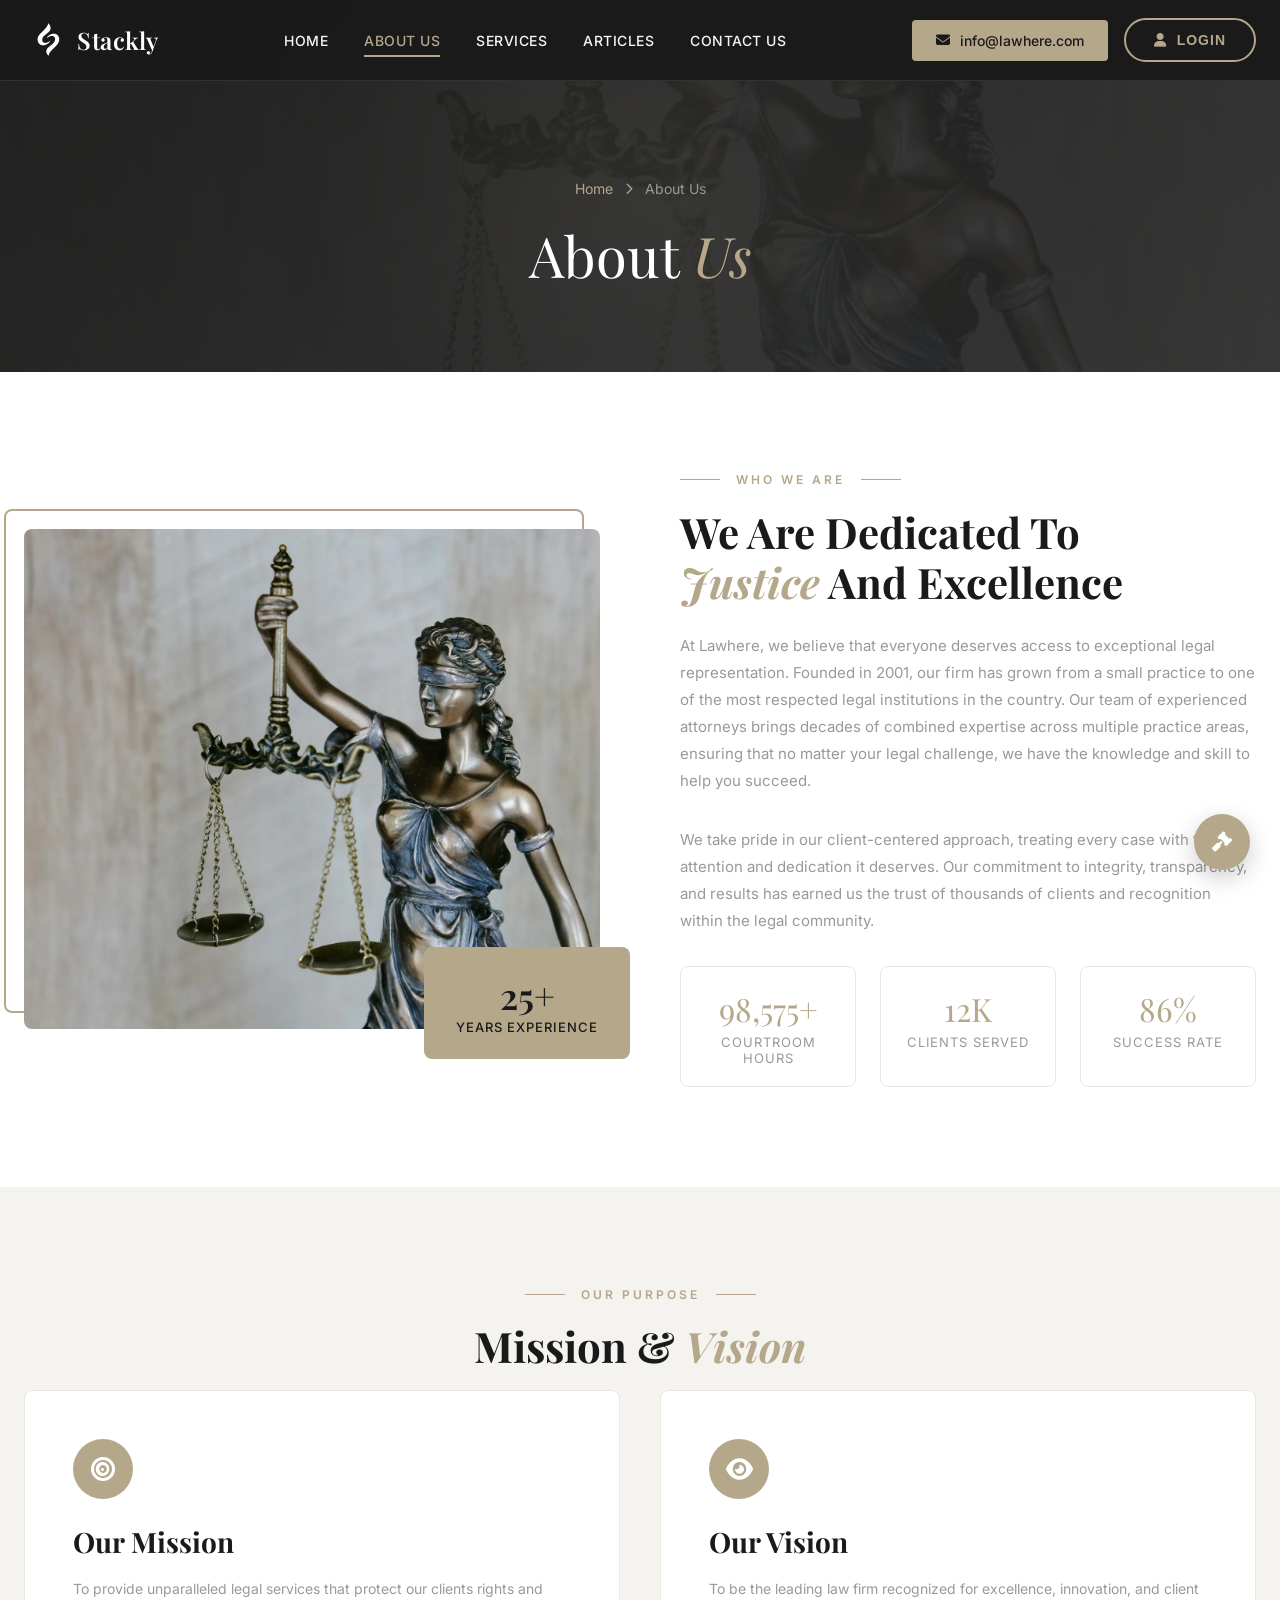
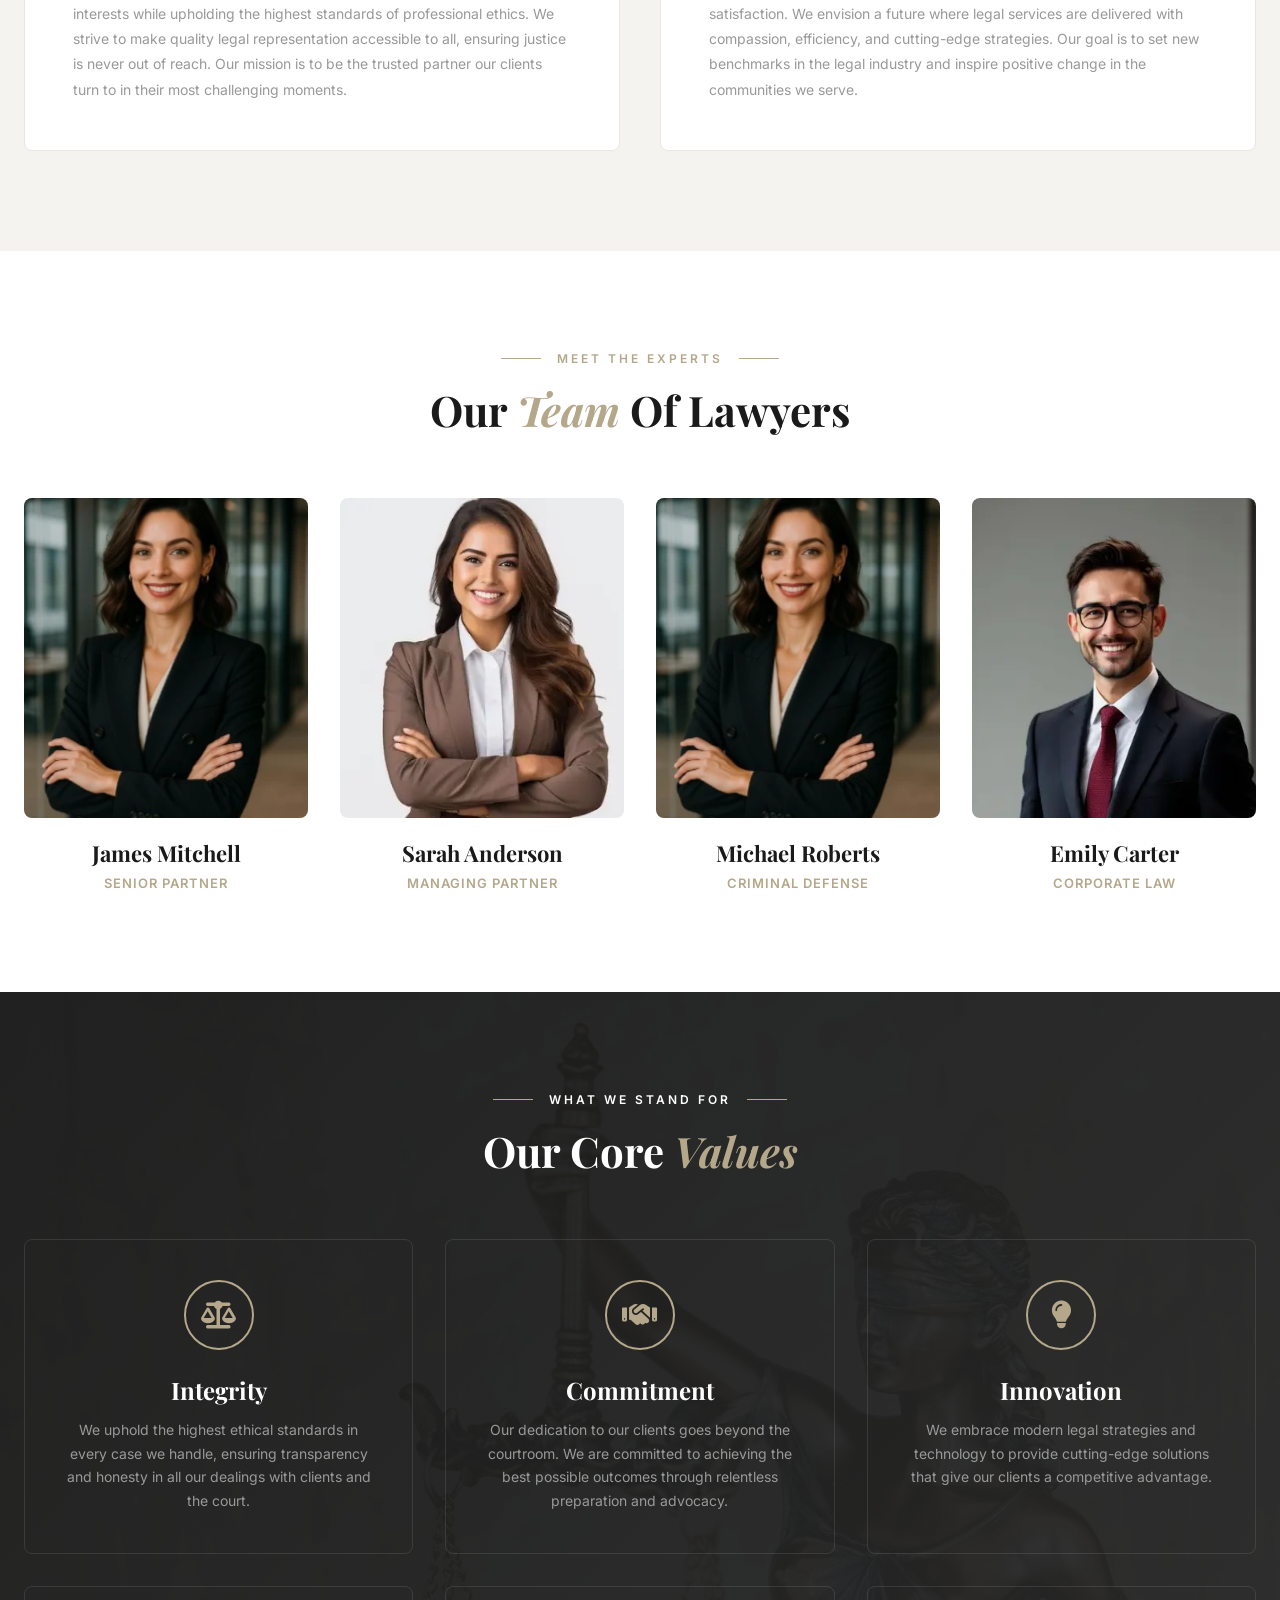
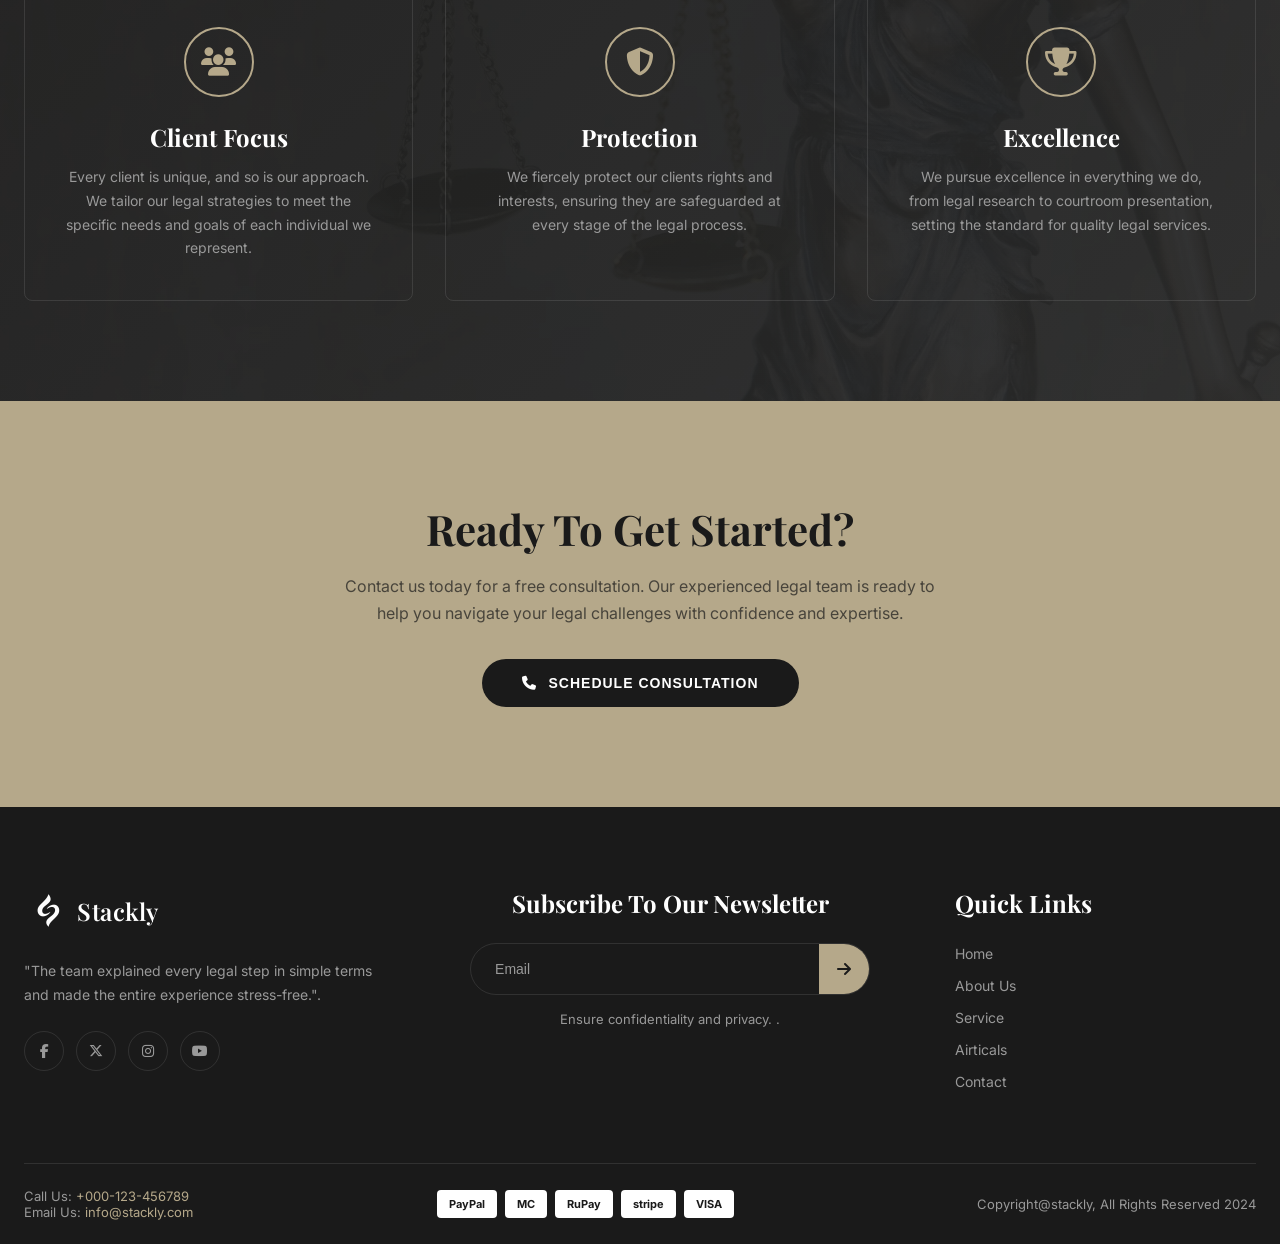
<file: about.html>
<!DOCTYPE html>
<html lang="en">
<head>
    <meta charset="UTF-8">
    <meta name="viewport" content="width=device-width, initial-scale=1.0">
    <title>About Us | Lawhere - Expert Legal Representation</title>
    <link href="https://fonts.googleapis.com/css2?family=Playfair+Display:ital,wght@0,400;0,500;0,600;0,700;1,400&family=Inter:wght@300;400;500;600;700&display=swap" rel="stylesheet">
    <link rel="stylesheet" href="https://cdnjs.cloudflare.com/ajax/libs/font-awesome/6.5.1/css/all.min.css">
    <style>
        :root {
            --gold: #b5a88a;
            --gold-dark: #9a8e72;
            --gold-light: #d4c9b0;
            --dark: #1a1a1a;
            --dark-light: #2a2a2a;
            --dark-lighter: #3a3a3a;
            --text-light: #f5f5f5;
            --text-muted: #999;
            --white: #ffffff;
            --cream: #f5f3ef;
            --cream-dark: #ebe7e0;
            --border: rgba(255,255,255,0.1);
            --transition: all 0.4s cubic-bezier(0.4, 0, 0.2, 1);
        }
        * { margin: 0; padding: 0; box-sizing: border-box; }
        html { scroll-behavior: smooth; }
        body { font-family: 'Inter', sans-serif; color: var(--dark); overflow-x: hidden; background: var(--white); }
        h1, h2, h3, h4, h5, h6 { font-family: 'Playfair Display', serif; }
        a { text-decoration: none; color: inherit; }
        img { max-width: 100%; height: auto; display: block; }
        .container { max-width: 1280px; margin: 0 auto; padding: 0 24px; }

        /* ===== HEADER ===== */
        .header { position: fixed; top: 0; left: 0; right: 0; z-index: 1000; background: rgba(26,26,26,0.95); backdrop-filter: blur(20px); border-bottom: 1px solid var(--border); transition: var(--transition); }
        .header-inner { display: flex; align-items: center; justify-content: space-between; height: 80px; }
        .logo { display: flex; align-items: center; gap: 12px; transition: var(--transition); cursor: pointer; }
        .logo:hover { opacity: 0.85; transform: scale(1.02); }
        .logo-img { width: 48px; height: 48px; object-fit: contain; border-radius: 4px; }
        .logo-text { font-family: 'Playfair Display', serif; font-size: 24px; color: var(--white); font-weight: 500; letter-spacing: 0.5px; }
        .nav-desktop { display: flex; align-items: center; gap: 36px; }
        .nav-link { color: var(--text-light); font-size: 14px; font-weight: 500; letter-spacing: 0.5px; text-transform: uppercase; position: relative; padding: 8px 0; transition: var(--transition); cursor: pointer; }
        .nav-link:hover { color: var(--gold); }
        .nav-link::after { content: ''; position: absolute; bottom: 0; left: 0; width: 0; height: 2px; background: var(--gold); transition: var(--transition); }
        .nav-link:hover::after { width: 100%; }
        .nav-link.active { color: var(--gold); }
        .nav-link.active::after { width: 100%; }
        .btn-login {
            display: inline-flex; align-items: center; gap: 10px; background: transparent; color: var(--gold); padding: 12px 28px; border-radius: 50px; font-size: 14px; font-weight: 600; letter-spacing: 1px; text-transform: uppercase; border: 2px solid var(--gold); cursor: pointer; transition: var(--transition); position: relative; overflow: hidden;
        }
        .btn-login::before { content: ''; position: absolute; top: 0; left: -100%; width: 100%; height: 100%; background: var(--gold); transition: var(--transition); z-index: 0; }
        .btn-login:hover::before { left: 0; }
        .btn-login:hover { color: var(--dark); border-color: var(--gold); }
        .btn-login span, .btn-login i { position: relative; z-index: 1; transition: var(--transition); }
        .btn-login:hover i { transform: translateX(3px); }
        .btn-login:active { transform: scale(0.96); }
        .header-email { display: flex; align-items: center; gap: 10px; background: var(--gold); padding: 12px 24px; border-radius: 4px; color: var(--dark); font-size: 14px; font-weight: 500; transition: var(--transition); cursor: pointer; }
        .header-email:hover { background: var(--gold-dark); transform: translateY(-2px); }
        .mobile-toggle { display: none; flex-direction: column; gap: 5px; cursor: pointer; padding: 8px; }
        .mobile-toggle span { display: block; width: 24px; height: 2px; background: var(--white); transition: var(--transition); }

        /* PAGE BANNER */
        .page-banner { padding: 180px 0 80px; background: linear-gradient(135deg, rgba(26,26,26,0.95) 0%, rgba(42,42,42,0.9) 100%), url('law.webp') center/cover no-repeat; text-align: center; position: relative; }
        .page-banner::before { content: ''; position: absolute; top: 0; left: 0; right: 0; bottom: 0; background: radial-gradient(circle at 50% 50%, rgba(181,168,138,0.08) 0%, transparent 50%); }
        .page-banner-content { position: relative; z-index: 2; }
        .breadcrumb { display: flex; align-items: center; justify-content: center; gap: 12px; margin-bottom: 20px; }
        .breadcrumb a { color: var(--gold); font-size: 14px; transition: var(--transition); cursor: pointer; }
        .breadcrumb a:hover { color: var(--white); }
        .breadcrumb-sep { color: var(--text-muted); font-size: 12px; }
        .breadcrumb-current { color: var(--text-muted); font-size: 14px; }
        .page-title { font-family: 'Playfair Display', serif; font-size: 56px; color: var(--white); font-weight: 400; }
        .page-title span { color: var(--gold); font-style: italic; }

        /* ABOUT HERO */
        .about-hero { padding: 100px 0; background: var(--white); }
        .about-hero-grid { display: grid; grid-template-columns: 1fr 1fr; gap: 80px; align-items: center; }
        .about-hero-img { position: relative; }
        .about-hero-img img { width: 100%; height: 500px; object-fit: cover; border-radius: 8px; }
        .about-hero-img::before { content: ''; position: absolute; top: -20px; left: -20px; width: 100%; height: 100%; border: 2px solid var(--gold); border-radius: 8px; z-index: -1; }
        .about-hero-badge { position: absolute; bottom: -30px; right: -30px; background: var(--gold); padding: 24px 32px; border-radius: 8px; text-align: center; }
        .about-hero-badge-num { font-family: 'Playfair Display', serif; font-size: 36px; color: var(--dark); font-weight: 600; }
        .about-hero-badge-text { font-size: 13px; color: var(--dark); font-weight: 500; text-transform: uppercase; letter-spacing: 1px; }
        .about-hero-content .section-label { justify-content: flex-start; margin-bottom: 20px; }
        .about-hero-title { font-size: 42px; line-height: 1.2; color: var(--dark); margin-bottom: 24px; }
        .about-hero-title span { color: var(--gold); font-style: italic; }
        .about-hero-text { color: var(--text-muted); font-size: 15px; line-height: 1.8; margin-bottom: 32px; }
        .about-hero-stats { display: grid; grid-template-columns: repeat(3, 1fr); gap: 24px; }
        .about-hero-stat { text-align: center; padding: 20px; border: 1px solid var(--cream-dark); border-radius: 8px; transition: var(--transition); cursor: pointer; }
        .about-hero-stat:hover { border-color: var(--gold); transform: translateY(-4px); box-shadow: 0 10px 30px rgba(0,0,0,0.06); }
        .about-hero-stat-num { font-family: 'Playfair Display', serif; font-size: 32px; color: var(--gold); font-weight: 400; }
        .about-hero-stat-label { font-size: 13px; color: var(--text-muted); margin-top: 4px; text-transform: uppercase; letter-spacing: 1px; }

        /* MISSION VISION */
        .mission-vision { padding: 100px 0; background: var(--cream); }
        .mission-vision-grid { display: grid; grid-template-columns: repeat(2, 1fr); gap: 40px; }
        .mission-card { background: var(--white); padding: 48px; border-radius: 8px; border: 1px solid var(--cream-dark); transition: var(--transition); cursor: pointer; }
        .mission-card:hover { border-color: var(--gold); box-shadow: 0 20px 40px rgba(0,0,0,0.08); transform: translateY(-4px); }
        .mission-icon { width: 60px; height: 60px; background: var(--gold); border-radius: 50%; display: flex; align-items: center; justify-content: center; color: var(--white); font-size: 24px; margin-bottom: 24px; }
        .mission-title { font-family: 'Playfair Display', serif; font-size: 28px; color: var(--dark); margin-bottom: 16px; }
        .mission-text { color: var(--text-muted); font-size: 14px; line-height: 1.8; }

        /* TEAM */
        .team { padding: 100px 0; background: var(--white); }
        .team-grid { display: grid; grid-template-columns: repeat(4, 1fr); gap: 32px; margin-top: 60px; }
        .team-card { text-align: center; transition: var(--transition); cursor: pointer; }
        .team-card:hover { transform: translateY(-8px); }
        .team-img-wrap { position: relative; margin-bottom: 20px; overflow: hidden; border-radius: 8px; }
        .team-img-wrap img { width: 100%; height: 320px; object-fit: cover; transition: var(--transition); }
        .team-card:hover .team-img-wrap img { transform: scale(1.05); }
        .team-overlay { position: absolute; bottom: 0; left: 0; right: 0; padding: 20px; background: linear-gradient(to top, rgba(0,0,0,0.7) 0%, transparent 100%); opacity: 0; transition: var(--transition); }
        .team-card:hover .team-overlay { opacity: 1; }
        .team-social { display: flex; justify-content: center; gap: 12px; }
        .team-social a { width: 36px; height: 36px; background: var(--gold); border-radius: 50%; display: flex; align-items: center; justify-content: center; color: var(--dark); font-size: 14px; transition: var(--transition); }
        .team-social a:hover { background: var(--white); }
        .team-name { font-family: 'Playfair Display', serif; font-size: 22px; color: var(--dark); margin-bottom: 4px; }
        .team-role { font-size: 13px; color: var(--gold); font-weight: 600; text-transform: uppercase; letter-spacing: 1px; }

        /* VALUES */
        .values { padding: 100px 0; background: linear-gradient(135deg, rgba(26,26,26,0.95) 0%, rgba(42,42,42,0.95) 100%), url('law.webp') center/cover no-repeat; }
        .values .section-label-text, .values .section-title { color: var(--white); }
        .values .section-title span { color: var(--gold); font-style: italic; }
        .values-grid { display: grid; grid-template-columns: repeat(3, 1fr); gap: 32px; margin-top: 60px; }
        .value-card { padding: 40px; border: 1px solid var(--border); border-radius: 8px; text-align: center; transition: var(--transition); cursor: pointer; }
        .value-card:hover { border-color: var(--gold); background: rgba(181,168,138,0.05); }
        .value-icon { width: 70px; height: 70px; border: 2px solid var(--gold); border-radius: 50%; display: flex; align-items: center; justify-content: center; margin: 0 auto 24px; color: var(--gold); font-size: 28px; }
        .value-title { font-family: 'Playfair Display', serif; font-size: 24px; color: var(--white); margin-bottom: 12px; }
        .value-text { color: var(--text-muted); font-size: 14px; line-height: 1.7; }

        /* CTA */
        .cta-section { padding: 100px 0; background: var(--gold); text-align: center; }
        .cta-title { font-family: 'Playfair Display', serif; font-size: 42px; color: var(--dark); margin-bottom: 16px; }
        .cta-text { color: rgba(26,26,26,0.7); font-size: 16px; line-height: 1.7; margin-bottom: 32px; max-width: 600px; margin-left: auto; margin-right: auto; }
        .cta-btn { display: inline-flex; align-items: center; gap: 12px; background: var(--dark); color: var(--white); padding: 16px 40px; border-radius: 50px; font-size: 14px; font-weight: 600; letter-spacing: 1px; text-transform: uppercase; border: none; cursor: pointer; transition: var(--transition); }
        .cta-btn:hover { background: var(--white); color: var(--dark); transform: translateY(-2px); }

        /* FOOTER */
        .footer { background: var(--dark); padding: 80px 0 0; }
        .footer-grid { display: grid; grid-template-columns: 1.2fr 1.5fr 1fr; gap: 60px; padding-bottom: 60px; border-bottom: 1px solid var(--border); }
        .footer-brand .logo { margin-bottom: 24px; }
        .footer-brand-text { color: var(--text-muted); font-size: 14px; line-height: 1.7; margin-bottom: 24px; }
        .footer-social { display: flex; gap: 12px; }
        .footer-social-link { width: 40px; height: 40px; border: 1px solid var(--border); border-radius: 50%; display: flex; align-items: center; justify-content: center; color: var(--text-muted); font-size: 14px; transition: var(--transition); cursor: pointer; }
        .footer-social-link:hover { background: var(--gold); border-color: var(--gold); color: var(--dark); }
        .footer-newsletter-title { font-family: 'Playfair Display', serif; font-size: 24px; color: var(--white); margin-bottom: 24px; text-align: center; }
        .footer-newsletter-form { display: flex; max-width: 400px; margin: 0 auto 16px; border: 1px solid var(--border); border-radius: 50px; overflow: hidden; }
        .footer-newsletter-input { flex: 1; padding: 16px 24px; background: transparent; border: none; color: var(--white); font-size: 14px; outline: none; }
        .footer-newsletter-input::placeholder { color: var(--text-muted); }
        .footer-newsletter-btn { width: 50px; height: 50px; background: var(--gold); border: none; color: var(--dark); font-size: 16px; cursor: pointer; transition: var(--transition); display: flex; align-items: center; justify-content: center; }
        .footer-newsletter-btn:hover { background: var(--gold-dark); }
        .footer-newsletter-text { text-align: center; color: var(--text-muted); font-size: 13px; }
        .footer-links-title { font-family: 'Playfair Display', serif; font-size: 24px; color: var(--white); margin-bottom: 24px; }
        .footer-links-list { list-style: none; }
        .footer-links-list li { margin-bottom: 12px; }
        .footer-links-list a { color: var(--text-muted); font-size: 14px; transition: var(--transition); cursor: pointer; }
        .footer-links-list a:hover { color: var(--gold); padding-left: 8px; }
        .footer-bottom { display: flex; align-items: center; justify-content: space-between; padding: 24px 0; }
        .footer-bottom-left { color: var(--text-muted); font-size: 13px; }
        .footer-bottom-left a { color: var(--gold); transition: var(--transition); }
        .footer-bottom-left a:hover { color: var(--white); }
        .footer-payments { display: flex; gap: 8px; }
        .footer-payment-icon { height: 28px; background: var(--white); border-radius: 4px; padding: 4px 12px; display: flex; align-items: center; font-size: 11px; font-weight: 700; color: var(--dark); }
        .footer-copyright { color: var(--text-muted); font-size: 13px; }

        /* SECTION LABEL */
        .section-label { display: flex; align-items: center; justify-content: center; gap: 16px; margin-bottom: 16px; }
        .section-label-line { width: 40px; height: 1px; background: var(--gold); }
        .section-label-text { color: var(--gold); font-size: 12px; font-weight: 600; letter-spacing: 3px; text-transform: uppercase; }
        .section-title { font-family: 'Playfair Display', serif; font-size: 42px; text-align: center; color: var(--dark); margin-bottom: 16px; }
        .section-title span { color: var(--gold); font-style: italic; }

        /* FLOATING BUTTON */
        .float-btn { position: fixed; bottom: 30px; right: 30px; width: 56px; height: 56px; background: var(--gold); border-radius: 50%; display: flex; align-items: center; justify-content: center; color: var(--white); font-size: 20px; box-shadow: 0 8px 24px rgba(0,0,0,0.2); z-index: 999; transition: var(--transition); cursor: pointer; border: none; }
        .float-btn:hover { background: var(--gold-dark); transform: translateY(-4px); }

        /* MOBILE MENU */
        .mobile-menu { position: fixed; top: 0; right: -100%; width: 100%; max-width: 400px; height: 100vh; background: var(--dark); z-index: 1001; padding: 100px 40px 40px; transition: var(--transition); overflow-y: auto; }
        .mobile-menu.active { right: 0; }
        .mobile-menu-close { position: absolute; top: 24px; right: 24px; width: 40px; height: 40px; border: 1px solid var(--border); border-radius: 50%; display: flex; align-items: center; justify-content: center; color: var(--white); font-size: 18px; cursor: pointer; transition: var(--transition); }
        .mobile-menu-close:hover { background: var(--gold); border-color: var(--gold); color: var(--dark); }
        .mobile-nav-link { display: block; padding: 16px 0; color: var(--white); font-size: 18px; font-weight: 500; border-bottom: 1px solid var(--border); transition: var(--transition); cursor: pointer; }
        .mobile-nav-link:hover { color: var(--gold); padding-left: 12px; }
        .mobile-overlay { position: fixed; top: 0; left: 0; right: 0; bottom: 0; background: rgba(0,0,0,0.6); z-index: 1000; opacity: 0; visibility: hidden; transition: var(--transition); }
        .mobile-overlay.active { opacity: 1; visibility: visible; }

        /* ALERT */
        .alert-overlay { position: fixed; top: 0; left: 0; right: 0; bottom: 0; background: rgba(0,0,0,0.5); z-index: 2000; display: flex; align-items: center; justify-content: center; opacity: 0; visibility: hidden; transition: var(--transition); }
        .alert-overlay.active { opacity: 1; visibility: visible; }
        .alert-box { background: var(--white); padding: 40px; border-radius: 16px; text-align: center; max-width: 400px; width: 90%; transform: scale(0.9); transition: var(--transition); box-shadow: 0 20px 60px rgba(0,0,0,0.2); }
        .alert-overlay.active .alert-box { transform: scale(1); }
        .alert-icon { width: 60px; height: 60px; background: var(--gold); border-radius: 50%; display: flex; align-items: center; justify-content: center; margin: 0 auto 20px; color: var(--white); font-size: 24px; }
        .alert-title { font-family: 'Playfair Display', serif; font-size: 24px; color: var(--dark); margin-bottom: 12px; }
        .alert-text { color: var(--text-muted); font-size: 14px; line-height: 1.6; margin-bottom: 24px; }
        .alert-btn { background: var(--dark); color: var(--white); padding: 12px 32px; border-radius: 50px; font-size: 14px; font-weight: 600; border: none; cursor: pointer; transition: var(--transition); }
        .alert-btn:hover { background: var(--gold); color: var(--dark); }

        /* ANIMATIONS */
        .fade-in { opacity: 0; transform: translateY(30px); transition: opacity 0.8s ease, transform 0.8s ease; }
        .fade-in.visible { opacity: 1; transform: translateY(0); }

        /* RESPONSIVE */
        @media (max-width: 1024px) {
            .about-hero-grid { gap: 40px; }
            .team-grid { grid-template-columns: repeat(2, 1fr); }
            .values-grid { grid-template-columns: repeat(2, 1fr); }
            .footer-grid { grid-template-columns: 1fr 1fr; gap: 40px; }
        }
        @media (max-width: 768px) {
            .nav-desktop, .header-email { display: none; }
            .mobile-toggle { display: flex; }
            .page-title { font-size: 36px; }
            .about-hero-grid { grid-template-columns: 1fr; }
            .about-hero-img { order: -1; }
            .about-hero-img img { height: 350px; }
            .about-hero-badge { right: 10px; bottom: -20px; padding: 16px 24px; }
            .about-hero-badge-num { font-size: 28px; }
            .about-hero-title { font-size: 32px; }
            .about-hero-stats { grid-template-columns: repeat(3, 1fr); }
            .mission-vision-grid { grid-template-columns: 1fr; }
            .team-grid { grid-template-columns: repeat(2, 1fr); }
            .values-grid { grid-template-columns: 1fr; }
            .cta-title { font-size: 32px; }
            .footer-grid { grid-template-columns: 1fr; text-align: center; }
            .footer-social { justify-content: center; }
            .footer-bottom { flex-direction: column; gap: 16px; text-align: center; }
            .footer-payments { flex-wrap: wrap; justify-content: center; }
            .section-title { font-size: 32px; }
        }
        @media (max-width: 480px) {
            .page-title { font-size: 28px; }
            .about-hero-title { font-size: 26px; }
            .about-hero-stats { grid-template-columns: 1fr; }
            .team-grid { grid-template-columns: 1fr; }
            .cta-title { font-size: 26px; }
            .section-title { font-size: 26px; }
        }
        
        
.logo{
    display:flex;
    align-items:center;
    gap:5px;
}

.logo-img{
    width:48px;
    height:48px;
    object-fit:contain;
}

.logo-text{
    font-family:'Playfair Display', serif;
    font-size:24px;
    font-weight:600;
    color:#fff;
    margin:0;
}
    </style>
<!-- <base target="_blank"> -->
</head>
<body>

    <!-- Header -->
    <header class="header">
        <div class="container">
            <div class="header-inner">
                                 <a href="index.html" class="logo">
    <img src="logo.webp" alt="Starkly Logo" class="logo-img">
    <span class="logo-text">Stackly</span>
</a>
      
                <nav class="nav-desktop">
                    <a href="index.html" class="nav-link">Home</a>
                    <a href="about.html" class="nav-link active">About Us</a>
                    <a href="service.html" class="nav-link">Services</a>
                    <a href="airt.html" class="nav-link">Articles</a>
                    <a href="contact.html" class="nav-link">Contact Us</a>
                </nav>
                <div style="display:flex; align-items:center; gap:16px;">
                    <a class="header-email" onclick="goTo404()">
                        <i class="fas fa-envelope"></i>
                        <span>info@lawhere.com</span>
                    </a>
                <a href="login.html">   <button class="btn-login" onclick="goTo404()">
                        <i class="fas fa-user"></i>
                        <span>Login</span>
                    </button></a> 
                </div>
                <div class="mobile-toggle" onclick="toggleMobileMenu()">
                    <span></span>
                    <span></span>
                    <span></span>
                </div>
            </div>
        </div>
    </header>

    <!-- Mobile Menu -->
    <div class="mobile-overlay" onclick="toggleMobileMenu()"></div>
    <div class="mobile-menu" id="mobileMenu">
        <div class="mobile-menu-close" onclick="toggleMobileMenu()">
            <i class="fas fa-times"></i>
        </div>
        <a href="index.html" class="mobile-nav-link" onclick="toggleMobileMenu()">Home</a>
        <a href="about.html" class="mobile-nav-link" onclick="toggleMobileMenu()">About Us</a>
        <a href="service.html" class="mobile-nav-link" onclick="toggleMobileMenu()">Services</a>
        <a href="airt.html" class="mobile-nav-link" onclick="toggleMobileMenu()">Articles</a>
        <a href="contact.html" class="mobile-nav-link" onclick="toggleMobileMenu()">Contact Us</a>
        <div style="padding: 24px 0; border-top: 1px solid var(--border); margin-top: 16px;">
        <a href="login.html">   <button class="btn-login" style="width:100%; justify-content:center;" onclick="goTo404();toggleMobileMenu()">
                <i class="fas fa-user"></i>
                <span>Login</span>
            </button></a> 
        </div>
    </div>

    <!-- Page Banner -->
    <section class="page-banner">
        <div class="container">
            <div class="page-banner-content">
                <div class="breadcrumb">
                    <a href="index.html">Home</a>
                    <span class="breadcrumb-sep"><i class="fas fa-chevron-right"></i></span>
                    <span class="breadcrumb-current">About Us</span>
                </div>
                <h1 class="page-title">About <span>Us</span></h1>
            </div>
        </div>
    </section>

    <!-- About Hero -->
    <section class="about-hero">
        <div class="container">
            <div class="about-hero-grid">
                <div class="about-hero-img fade-in">
                    <img src="law.webp" alt="About Lawhere">
                    <div class="about-hero-badge">
                        <div class="about-hero-badge-num">25+</div>
                        <div class="about-hero-badge-text">Years Experience</div>
                    </div>
                </div>
                <div class="about-hero-content fade-in">
                    <div class="section-label" style="justify-content:flex-start;">
                        <span class="section-label-line"></span>
                        <span class="section-label-text">Who We Are</span>
                        <span class="section-label-line"></span>
                    </div>
                    <h2 class="about-hero-title">We Are Dedicated To<br><span>Justice</span> And Excellence</h2>
                    <p class="about-hero-text">
                        At Lawhere, we believe that everyone deserves access to exceptional legal representation. Founded in 2001, our firm has grown from a small practice to one of the most respected legal institutions in the country. Our team of experienced attorneys brings decades of combined expertise across multiple practice areas, ensuring that no matter your legal challenge, we have the knowledge and skill to help you succeed.
                    </p>
                    <p class="about-hero-text">
                        We take pride in our client-centered approach, treating every case with the attention and dedication it deserves. Our commitment to integrity, transparency, and results has earned us the trust of thousands of clients and recognition within the legal community.
                    </p>
                    <div class="about-hero-stats">
                        <div class="about-hero-stat">
                            <div class="about-hero-stat-num">98,575+</div>
                            <div class="about-hero-stat-label">Courtroom Hours</div>
                        </div>
                        <div class="about-hero-stat">
                            <div class="about-hero-stat-num">12K</div>
                            <div class="about-hero-stat-label">Clients Served</div>
                        </div>
                        <div class="about-hero-stat">
                            <div class="about-hero-stat-num">86%</div>
                            <div class="about-hero-stat-label">Success Rate</div>
                        </div>
                    </div>
                </div>
            </div>
        </div>
    </section>

    <!-- Mission & Vision -->
    <section class="mission-vision">
        <div class="container">
            <div class="section-label">
                <span class="section-label-line"></span>
                <span class="section-label-text">Our Purpose</span>
                <span class="section-label-line"></span>
            </div>
            <h2 class="section-title">Mission & <span>Vision</span></h2>
            <div class="mission-vision-grid">
                <div class="mission-card fade-in">
                    <div class="mission-icon"><i class="fas fa-bullseye"></i></div>
                    <h3 class="mission-title">Our Mission</h3>
                    <p class="mission-text">
                        To provide unparalleled legal services that protect our clients rights and interests while upholding the highest standards of professional ethics. We strive to make quality legal representation accessible to all, ensuring justice is never out of reach. Our mission is to be the trusted partner our clients turn to in their most challenging moments.
                    </p>
                </div>
                <div class="mission-card fade-in">
                    <div class="mission-icon"><i class="fas fa-eye"></i></div>
                    <h3 class="mission-title">Our Vision</h3>
                    <p class="mission-text">
                        To be the leading law firm recognized for excellence, innovation, and client satisfaction. We envision a future where legal services are delivered with compassion, efficiency, and cutting-edge strategies. Our goal is to set new benchmarks in the legal industry and inspire positive change in the communities we serve.
                    </p>
                </div>
            </div>
        </div>
    </section>

    <!-- Team -->
    <section class="team">
        <div class="container">
            <div class="section-label">
                <span class="section-label-line"></span>
                <span class="section-label-text">Meet The Experts</span>
                <span class="section-label-line"></span>
            </div>
            <h2 class="section-title">Our <span>Team</span> Of Lawyers</h2>
            <div class="team-grid">
                <div class="team-card fade-in">
                    <div class="team-img-wrap">
                        <img src="sarah2.webp" alt="James Mitchell">
                        <div class="team-overlay">
                            <div class="team-social">
                                <a onclick="goTo404()"><i class="fab fa-facebook-f"></i></a>
                                <a onclick="goTo404()"><i class="fab fa-x-twitter"></i></a>
                                <a onclick="goTo404()"><i class="fab fa-linkedin-in"></i></a>
                            </div>
                        </div>
                    </div>
                    <h3 class="team-name">James Mitchell</h3>
                    <span class="team-role">Senior Partner</span>
                </div>
                <div class="team-card fade-in">
                    <div class="team-img-wrap">
                        <img src="asha.webp" alt="Sarah Anderson">
                        <div class="team-overlay">
                            <div class="team-social">
                                <a onclick="goTo404()"><i class="fab fa-facebook-f"></i></a>
                                <a onclick="goTo404()"><i class="fab fa-x-twitter"></i></a>
                                <a onclick="goTo404()"><i class="fab fa-linkedin-in"></i></a>
                            </div>
                        </div>
                    </div>
                    <h3 class="team-name">Sarah Anderson</h3>
                    <span class="team-role">Managing Partner</span>
                </div>
                <div class="team-card fade-in">
                    <div class="team-img-wrap">
                        <img src="sarah2.webp" alt="Michael Roberts">
                        <div class="team-overlay">
                            <div class="team-social">
                                <a onclick="goTo404()"><i class="fab fa-facebook-f"></i></a>
                                <a onclick="goTo404()"><i class="fab fa-x-twitter"></i></a>
                                <a onclick="goTo404()"><i class="fab fa-linkedin-in"></i></a>
                            </div>
                        </div>
                    </div>
                    <h3 class="team-name">Michael Roberts</h3>
                    <span class="team-role">Criminal Defense</span>
                </div>
                <div class="team-card fade-in">
                    <div class="team-img-wrap">
                        <img src="reddy.webp" alt="Emily Carter">
                        <div class="team-overlay">
                            <div class="team-social">
                                <a onclick="goTo404()"><i class="fab fa-facebook-f"></i></a>
                                <a onclick="goTo404()"><i class="fab fa-x-twitter"></i></a>
                                <a onclick="goTo404()"><i class="fab fa-linkedin-in"></i></a>
                            </div>
                        </div>
                    </div>
                    <h3 class="team-name">Emily Carter</h3>
                    <span class="team-role">Corporate Law</span>
                </div>
            </div>
        </div>
    </section>

    <!-- Values -->
    <section class="values">
        <div class="container">
            <div class="section-label">
                <span class="section-label-line"></span>
                <span class="section-label-text">What We Stand For</span>
                <span class="section-label-line"></span>
            </div>
            <h2 class="section-title">Our Core <span>Values</span></h2>
            <div class="values-grid">
                <div class="value-card fade-in">
                    <div class="value-icon"><i class="fas fa-balance-scale"></i></div>
                    <h3 class="value-title">Integrity</h3>
                    <p class="value-text">We uphold the highest ethical standards in every case we handle, ensuring transparency and honesty in all our dealings with clients and the court.</p>
                </div>
                <div class="value-card fade-in">
                    <div class="value-icon"><i class="fas fa-handshake"></i></div>
                    <h3 class="value-title">Commitment</h3>
                    <p class="value-text">Our dedication to our clients goes beyond the courtroom. We are committed to achieving the best possible outcomes through relentless preparation and advocacy.</p>
                </div>
                <div class="value-card fade-in">
                    <div class="value-icon"><i class="fas fa-lightbulb"></i></div>
                    <h3 class="value-title">Innovation</h3>
                    <p class="value-text">We embrace modern legal strategies and technology to provide cutting-edge solutions that give our clients a competitive advantage.</p>
                </div>
                <div class="value-card fade-in">
                    <div class="value-icon"><i class="fas fa-users"></i></div>
                    <h3 class="value-title">Client Focus</h3>
                    <p class="value-text">Every client is unique, and so is our approach. We tailor our legal strategies to meet the specific needs and goals of each individual we represent.</p>
                </div>
                <div class="value-card fade-in">
                    <div class="value-icon"><i class="fas fa-shield-alt"></i></div>
                    <h3 class="value-title">Protection</h3>
                    <p class="value-text">We fiercely protect our clients rights and interests, ensuring they are safeguarded at every stage of the legal process.</p>
                </div>
                <div class="value-card fade-in">
                    <div class="value-icon"><i class="fas fa-trophy"></i></div>
                    <h3 class="value-title">Excellence</h3>
                    <p class="value-text">We pursue excellence in everything we do, from legal research to courtroom presentation, setting the standard for quality legal services.</p>
                </div>
            </div>
        </div>
    </section>

    <!-- CTA -->
    <section class="cta-section">
        <div class="container">
            <h2 class="cta-title">Ready To Get Started?</h2>
            <p class="cta-text">Contact us today for a free consultation. Our experienced legal team is ready to help you navigate your legal challenges with confidence and expertise.</p>
            <button class="cta-btn" onclick="goTo404()">
                <i class="fas fa-phone"></i>
                Schedule Consultation
            </button>
        </div>
    </section>

    <!-- Footer -->
    <footer class="footer">
        <div class="container">
            <div class="footer-grid">
                <div class="footer-brand">
                    <a href="index.html" class="logo">
    <img src="logo.webp" alt="Starkly Logo" class="logo-img">
    <span class="logo-text">Stackly</span>
</a>
                    <p class="footer-brand-text">"The team explained every legal step in simple terms and made the entire experience stress-free.".</p>
                    <div class="footer-social">
                        <a class="footer-social-link" onclick="goTo404()"><i class="fab fa-facebook-f"></i></a>
                        <a class="footer-social-link" onclick="goTo404()"><i class="fab fa-x-twitter"></i></a>
                        <a class="footer-social-link" onclick="goTo404()"><i class="fab fa-instagram"></i></a>
                        <a class="footer-social-link" onclick="goTo404()"><i class="fab fa-youtube"></i></a>
                    </div>
                </div>
                <div class="footer-newsletter">
                    <h3 class="footer-newsletter-title">Subscribe To Our Newsletter</h3>
                    <form id="newsletterForm" onsubmit="handleNewsletterSubmit(event)">
                        <div class="footer-newsletter-form">
                            <input type="email" class="footer-newsletter-input" id="newsletterEmail" required placeholder="Email">
                            <button type="submit" class="footer-newsletter-btn"><i class="fas fa-arrow-right"></i></button>
                        </div>
                    </form>
                    <p class="footer-newsletter-text">Ensure confidentiality and privacy. .</p>
                </div>
                <div class="footer-links">
                    <h3 class="footer-links-title">Quick Links</h3>
                    <ul class="footer-links-list">
                        <li><a href="index.html">Home</a></li>
                        <li><a href="about.html">About Us</a></li>
                        <li><a href="service.html">Service</a></li>
                        <li><a href="airt.html">Airticals</a></li>
                        <li><a href="contact.html">Contact</a></li>
                    </ul>
                </div>

                
            </div>
            <div class="footer-bottom">
                <div class="footer-bottom-left">
                    Call Us: <a onclick="goTo404()">+000-123-456789</a><br>
                    Email Us: <a onclick="goTo404()">info@stackly.com</a>
                </div>
                <div class="footer-payments">
                    <div class="footer-payment-icon">PayPal</div>
                    <div class="footer-payment-icon">MC</div>
                    <div class="footer-payment-icon">RuPay</div>
                    <div class="footer-payment-icon">stripe</div>
                    <div class="footer-payment-icon">VISA</div>
                </div>
                <div class="footer-copyright">
                    Copyright@stackly, All Rights Reserved 2024
                </div>
            </div>
        </div>
    </footer>
    <!-- Floating Button -->
    <button class="float-btn" onclick="goTo404()"><i class="fas fa-gavel"></i></button>

    <!-- Alert Modal -->
    <div class="alert-overlay" id="alertOverlay">
        <div class="alert-box">
            <div class="alert-icon"><i class="fas fa-check"></i></div>
            <h3 class="alert-title" id="alertTitle">Success!</h3>
            <p class="alert-text" id="alertText">Thank you! Your submission has been received successfully.</p>
            <button class="alert-btn" onclick="closeAlert()">OK</button>
        </div>
    </div>

    <script>
        function toggleMobileMenu() {
            document.getElementById('mobileMenu').classList.toggle('active');
            document.querySelector('.mobile-overlay').classList.toggle('active');
            document.body.style.overflow = document.getElementById('mobileMenu').classList.contains('active') ? 'hidden' : '';
        }
        function goTo404() { window.location.href = '404.html'; }
        function showAlert(message, title) {
            document.getElementById('alertTitle').textContent = title || 'Success!';
            document.getElementById('alertText').textContent = message || 'Thank you! Your submission has been received successfully.';
            document.getElementById('alertOverlay').classList.add('active');
        }
        function closeAlert() { document.getElementById('alertOverlay').classList.remove('active'); }
        function handleNewsletterSubmit(e) {
            e.preventDefault();
            const email = document.getElementById('newsletterEmail').value.trim();
            if (!email) { showAlert('Please enter your email address.', 'Error'); return; }
            const emailRegex = /^[^\s@]+@[^\s@]+\.[^\s@]+$/;
            if (!emailRegex.test(email)) { showAlert('Please enter a valid email address.', 'Error'); return; }
            showAlert('Thank you! Your subscription has been received successfully.', 'Success!');
            setTimeout(function() { window.location.href = '404.html'; }, 2000);
        }
        const observerOptions = { threshold: 0.1, rootMargin: '0px 0px -50px 0px' };
        const observer = new IntersectionObserver((entries) => {
            entries.forEach(entry => { if (entry.isIntersecting) entry.target.classList.add('visible'); });
        }, observerOptions);
        document.querySelectorAll('.fade-in').forEach(el => observer.observe(el));
        window.addEventListener('scroll', () => {
            const header = document.querySelector('.header');
            if (window.scrollY > 50) header.style.boxShadow = '0 4px 20px rgba(0,0,0,0.3)';
            else header.style.boxShadow = 'none';
        });
        document.getElementById('alertOverlay').addEventListener('click', function(e) { if (e.target === this) closeAlert(); });
        document.addEventListener('keydown', function(e) { if (e.key === 'Escape') closeAlert(); });
    
    
    
    
    window.addEventListener("pageshow", function (event) {
    if (event.persisted || performance.getEntriesByType("navigation")[0].type === "back_forward") {
        document.getElementById("contactForm")?.reset();
        document.getElementById("newsletterForm")?.reset();
    }
});
   
    
    
    
    
    
    
    
    
    
    
    
    </script>
</body>
</html>
</file>
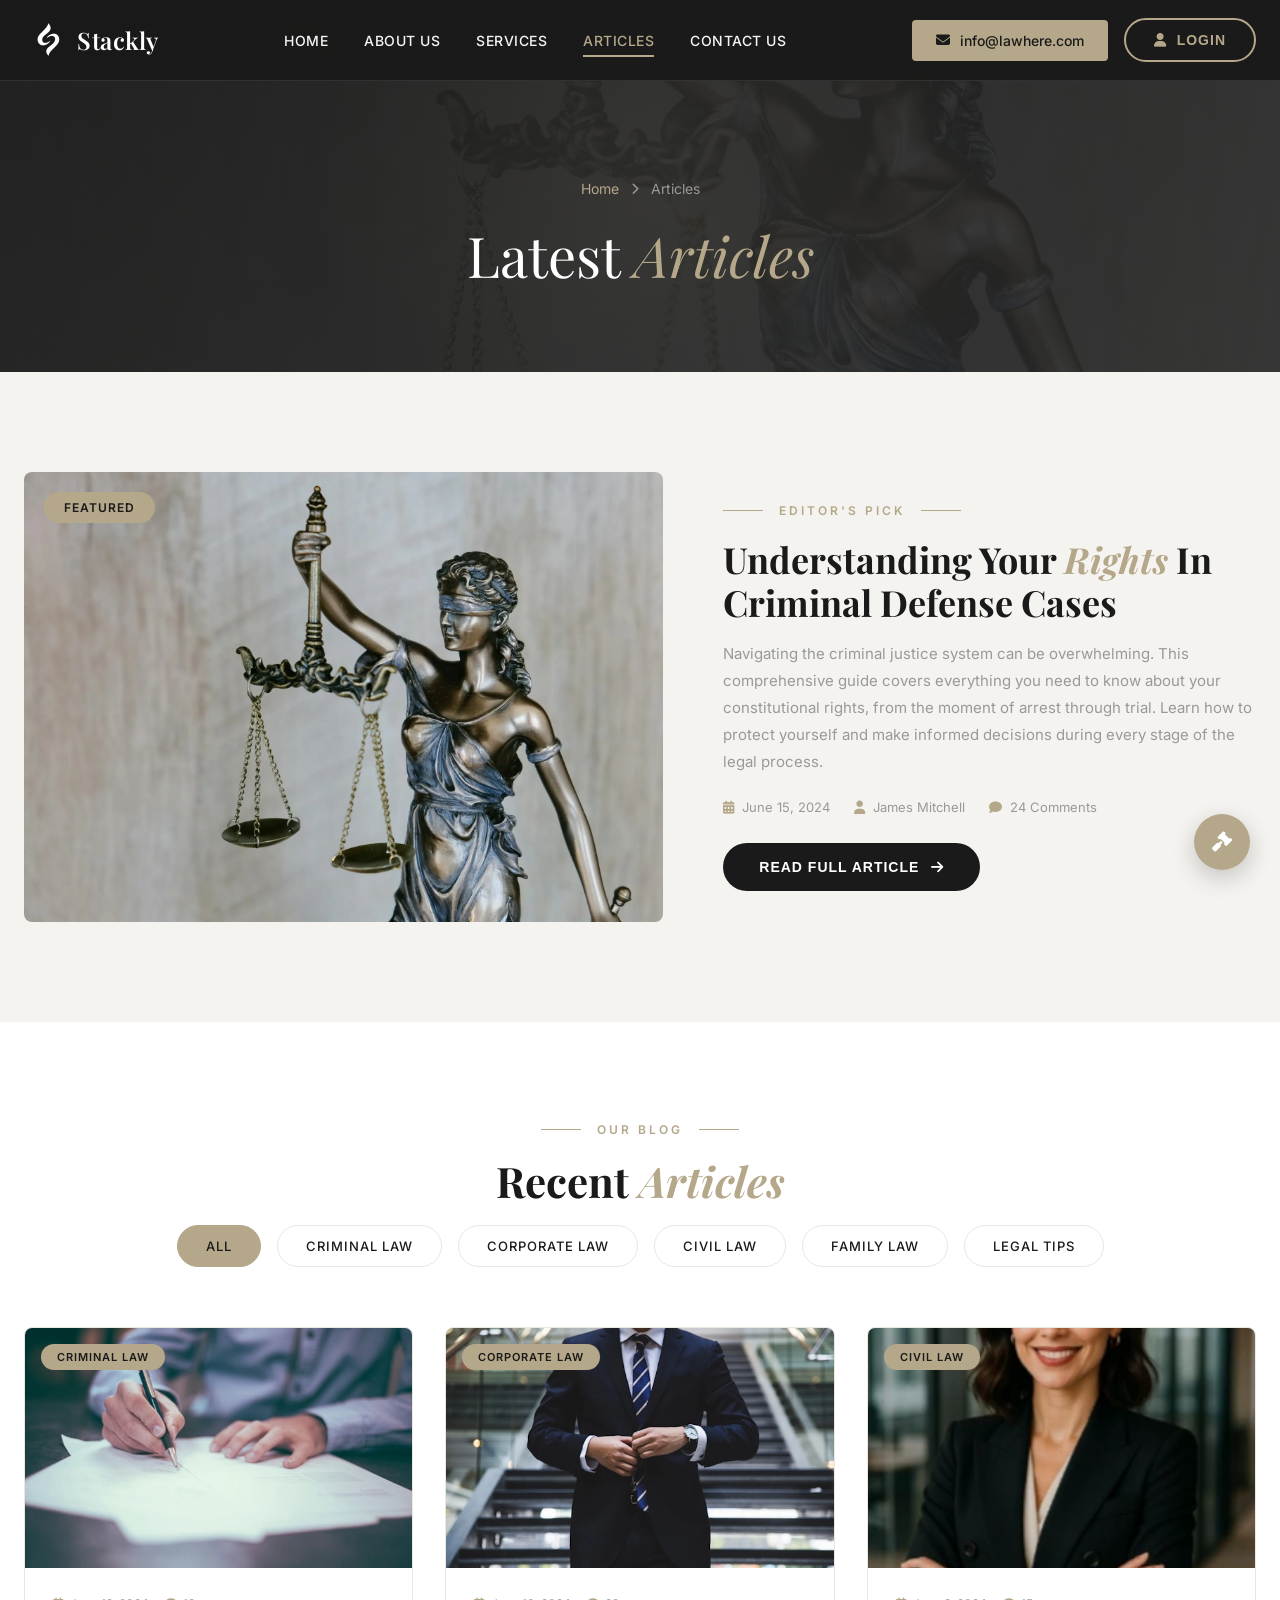
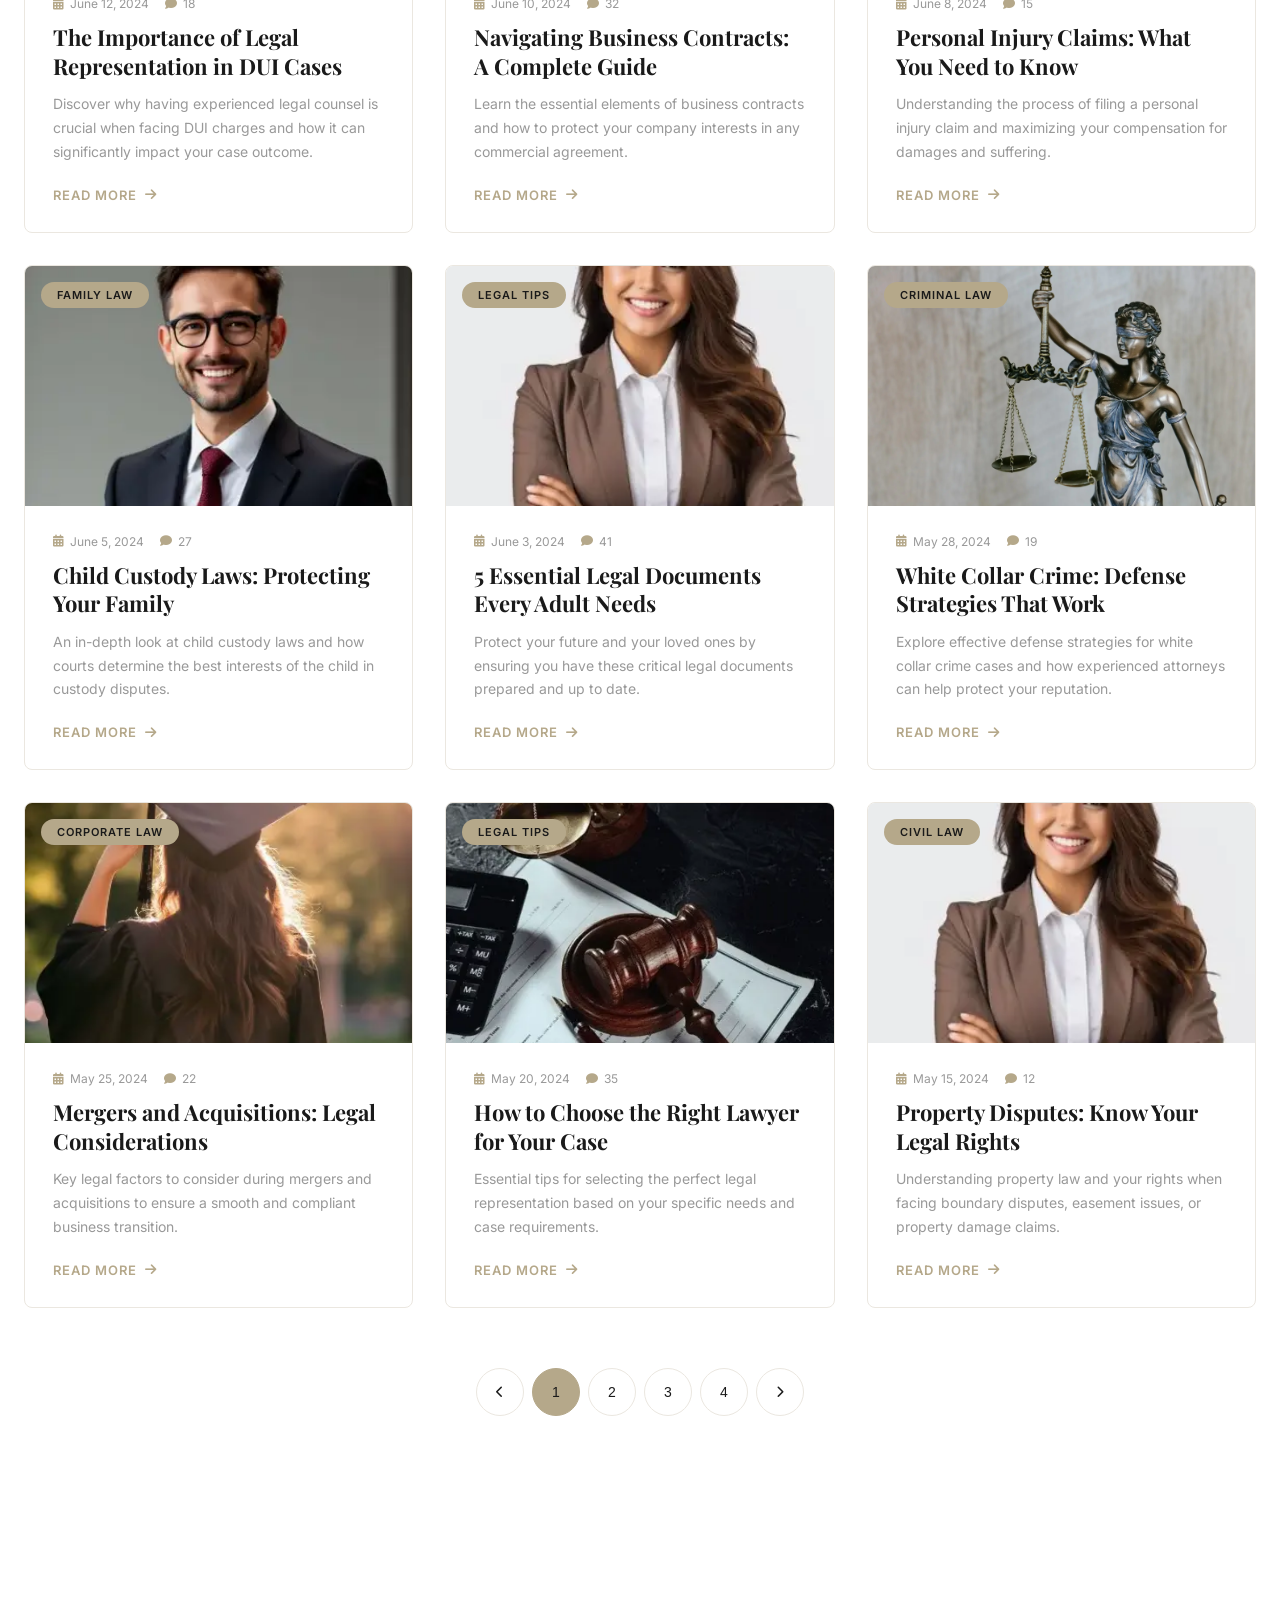
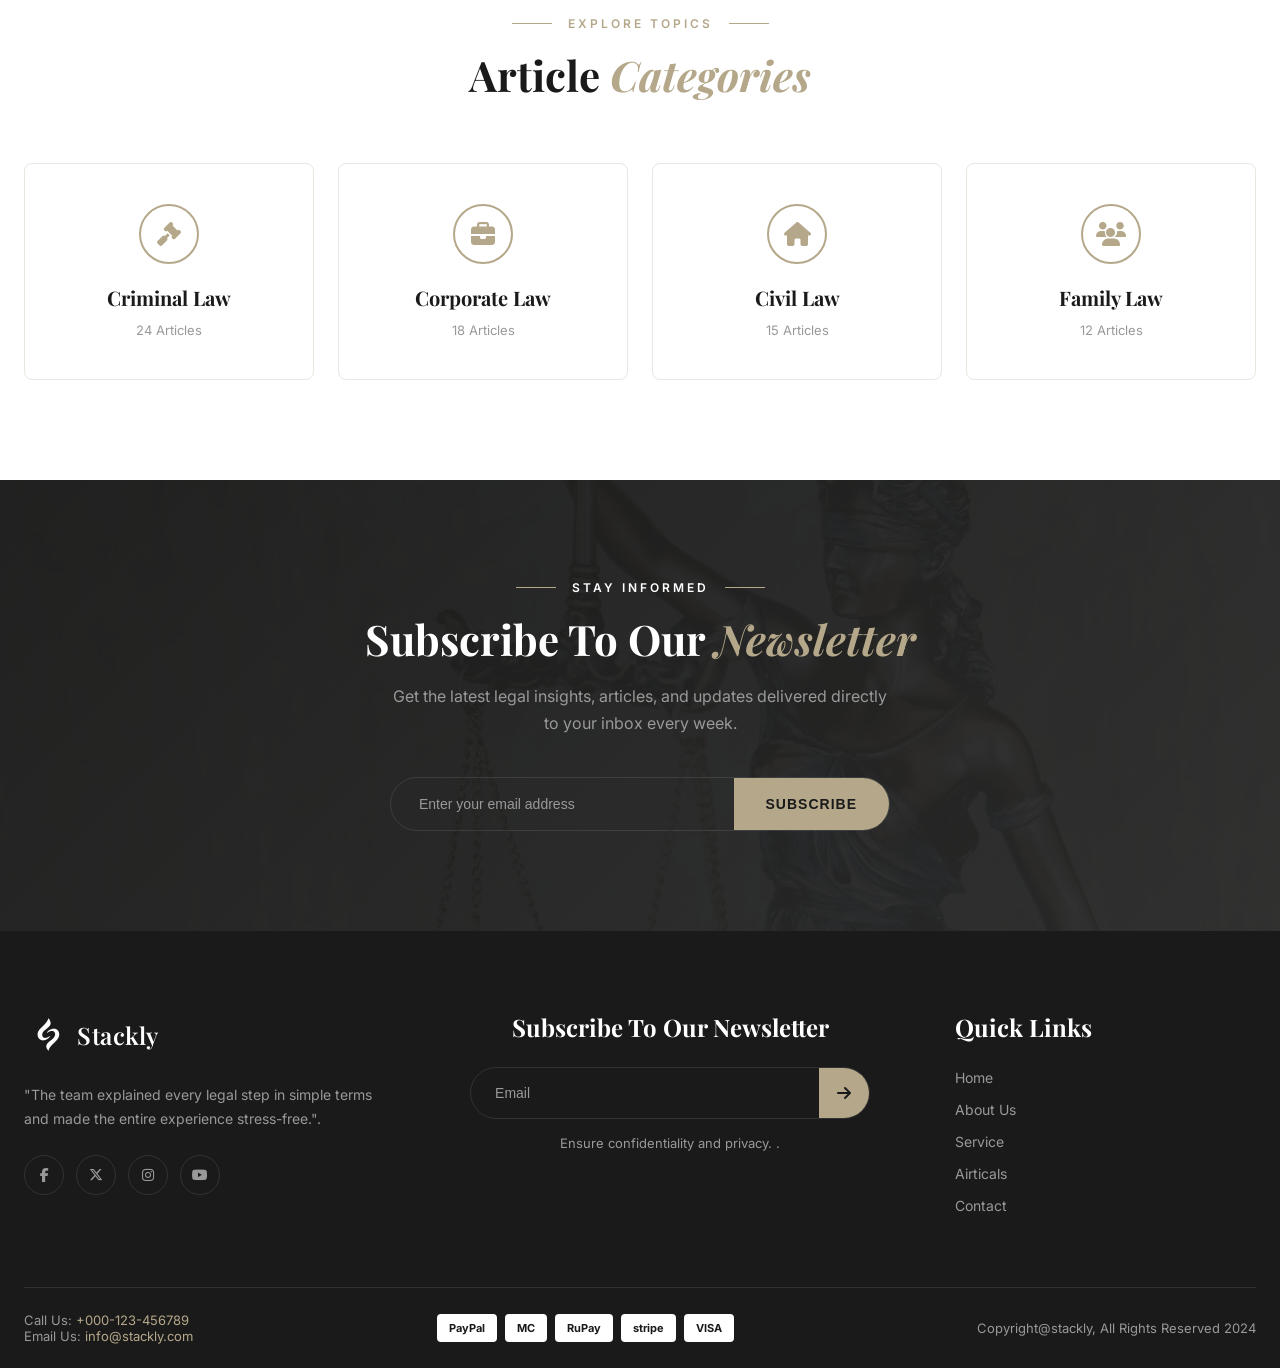
<file: airt.html>
<!DOCTYPE html>
<html lang="en">
<head>
    <meta charset="UTF-8">
    <meta name="viewport" content="width=device-width, initial-scale=1.0">
    <title>Articles | Lawhere - Expert Legal Representation</title>
    <link href="https://fonts.googleapis.com/css2?family=Playfair+Display:ital,wght@0,400;0,500;0,600;0,700;1,400&family=Inter:wght@300;400;500;600;700&display=swap" rel="stylesheet">
    <link rel="stylesheet" href="https://cdnjs.cloudflare.com/ajax/libs/font-awesome/6.5.1/css/all.min.css">
    <style>
        :root {
            --gold: #b5a88a;
            --gold-dark: #9a8e72;
            --gold-light: #d4c9b0;
            --dark: #1a1a1a;
            --dark-light: #2a2a2a;
            --dark-lighter: #3a3a3a;
            --text-light: #f5f5f5;
            --text-muted: #999;
            --white: #ffffff;
            --cream: #f5f3ef;
            --cream-dark: #ebe7e0;
            --border: rgba(255,255,255,0.1);
            --transition: all 0.4s cubic-bezier(0.4, 0, 0.2, 1);
        }
        * { margin: 0; padding: 0; box-sizing: border-box; }
        html { scroll-behavior: smooth; }
        body { font-family: 'Inter', sans-serif; color: var(--dark); overflow-x: hidden; background: var(--white); }
        h1, h2, h3, h4, h5, h6 { font-family: 'Playfair Display', serif; }
        a { text-decoration: none; color: inherit; }
        img { max-width: 100%; height: auto; display: block; }
        .container { max-width: 1280px; margin: 0 auto; padding: 0 24px; }

        /* ===== HEADER ===== */
        .header { position: fixed; top: 0; left: 0; right: 0; z-index: 1000; background: rgba(26,26,26,0.95); backdrop-filter: blur(20px); border-bottom: 1px solid var(--border); transition: var(--transition); }
        .header-inner { display: flex; align-items: center; justify-content: space-between; height: 80px; }
        .logo { display: flex; align-items: center; gap: 12px; transition: var(--transition); cursor: pointer; }
        .logo:hover { opacity: 0.85; transform: scale(1.02); }
        .logo-img { width: 48px; height: 48px; object-fit: contain; border-radius: 4px; }
        .logo-text { font-family: 'Playfair Display', serif; font-size: 24px; color: var(--white); font-weight: 500; letter-spacing: 0.5px; }
        .nav-desktop { display: flex; align-items: center; gap: 36px; }
        .nav-link { color: var(--text-light); font-size: 14px; font-weight: 500; letter-spacing: 0.5px; text-transform: uppercase; position: relative; padding: 8px 0; transition: var(--transition); cursor: pointer; }
        .nav-link:hover { color: var(--gold); }
        .nav-link::after { content: ''; position: absolute; bottom: 0; left: 0; width: 0; height: 2px; background: var(--gold); transition: var(--transition); }
        .nav-link:hover::after { width: 100%; }
        .nav-link.active { color: var(--gold); }
        .nav-link.active::after { width: 100%; }
        .btn-login {
            display: inline-flex; align-items: center; gap: 10px; background: transparent; color: var(--gold); padding: 12px 28px; border-radius: 50px; font-size: 14px; font-weight: 600; letter-spacing: 1px; text-transform: uppercase; border: 2px solid var(--gold); cursor: pointer; transition: var(--transition); position: relative; overflow: hidden;
        }
        .btn-login::before { content: ''; position: absolute; top: 0; left: -100%; width: 100%; height: 100%; background: var(--gold); transition: var(--transition); z-index: 0; }
        .btn-login:hover::before { left: 0; }
        .btn-login:hover { color: var(--dark); border-color: var(--gold); }
        .btn-login span, .btn-login i { position: relative; z-index: 1; transition: var(--transition); }
        .btn-login:hover i { transform: translateX(3px); }
        .btn-login:active { transform: scale(0.96); }
        .header-email { display: flex; align-items: center; gap: 10px; background: var(--gold); padding: 12px 24px; border-radius: 4px; color: var(--dark); font-size: 14px; font-weight: 500; transition: var(--transition); cursor: pointer; }
        .header-email:hover { background: var(--gold-dark); transform: translateY(-2px); }
        .mobile-toggle { display: none; flex-direction: column; gap: 5px; cursor: pointer; padding: 8px; }
        .mobile-toggle span { display: block; width: 24px; height: 2px; background: var(--white); transition: var(--transition); }

        /* PAGE BANNER */
        .page-banner { padding: 180px 0 80px; background: linear-gradient(135deg, rgba(26,26,26,0.95) 0%, rgba(42,42,42,0.9) 100%), url('law.webp') center/cover no-repeat; text-align: center; position: relative; }
        .page-banner::before { content: ''; position: absolute; top: 0; left: 0; right: 0; bottom: 0; background: radial-gradient(circle at 50% 50%, rgba(181,168,138,0.08) 0%, transparent 50%); }
        .page-banner-content { position: relative; z-index: 2; }
        .breadcrumb { display: flex; align-items: center; justify-content: center; gap: 12px; margin-bottom: 20px; }
        .breadcrumb a { color: var(--gold); font-size: 14px; transition: var(--transition); cursor: pointer; }
        .breadcrumb a:hover { color: var(--white); }
        .breadcrumb-sep { color: var(--text-muted); font-size: 12px; }
        .breadcrumb-current { color: var(--text-muted); font-size: 14px; }
        .page-title { font-family: 'Playfair Display', serif; font-size: 56px; color: var(--white); font-weight: 400; }
        .page-title span { color: var(--gold); font-style: italic; }

        /* BLOG GRID */
        .blog-section { padding: 100px 0; background: var(--white); }
        .blog-filter { display: flex; align-items: center; justify-content: center; gap: 16px; margin-bottom: 60px; flex-wrap: wrap; }
        .filter-btn { padding: 12px 28px; border: 1px solid var(--cream-dark); border-radius: 50px; background: transparent; color: var(--dark); font-size: 13px; font-weight: 500; letter-spacing: 1px; text-transform: uppercase; cursor: pointer; transition: var(--transition); font-family: 'Inter', sans-serif; }
        .filter-btn:hover, .filter-btn.active { background: var(--gold); border-color: var(--gold); color: var(--dark); }
        .blog-grid { display: grid; grid-template-columns: repeat(3, 1fr); gap: 32px; }
        .blog-card { background: var(--white); border: 1px solid var(--cream-dark); border-radius: 8px; overflow: hidden; transition: var(--transition); cursor: pointer; }
        .blog-card:hover { border-color: var(--gold); box-shadow: 0 20px 40px rgba(0,0,0,0.08); transform: translateY(-8px); }
        .blog-img-wrap { position: relative; overflow: hidden; }
        .blog-img-wrap img { width: 100%; height: 240px; object-fit: cover; transition: var(--transition); }
        .blog-card:hover .blog-img-wrap img { transform: scale(1.05); }
        .blog-category { position: absolute; top: 16px; left: 16px; background: var(--gold); color: var(--dark); padding: 6px 16px; border-radius: 50px; font-size: 11px; font-weight: 600; letter-spacing: 1px; text-transform: uppercase; }
        .blog-content { padding: 28px; }
        .blog-meta { display: flex; align-items: center; gap: 16px; margin-bottom: 12px; }
        .blog-meta-item { display: flex; align-items: center; gap: 6px; color: var(--text-muted); font-size: 12px; }
        .blog-meta-item i { color: var(--gold); font-size: 12px; }
        .blog-title { font-family: 'Playfair Display', serif; font-size: 22px; color: var(--dark); margin-bottom: 12px; line-height: 1.3; transition: var(--transition); }
        .blog-card:hover .blog-title { color: var(--gold); }
        .blog-excerpt { color: var(--text-muted); font-size: 14px; line-height: 1.7; margin-bottom: 20px; }
        .blog-readmore { display: inline-flex; align-items: center; gap: 8px; color: var(--gold); font-size: 13px; font-weight: 600; text-transform: uppercase; letter-spacing: 1px; transition: var(--transition); }
        .blog-readmore:hover { gap: 12px; color: var(--gold-dark); }

        /* FEATURED POST */
        .featured-post { padding: 100px 0; background: var(--cream); }
        .featured-grid { display: grid; grid-template-columns: 1.2fr 1fr; gap: 60px; align-items: center; }
        .featured-img { position: relative; overflow: hidden; border-radius: 8px; }
        .featured-img img { width: 100%; height: 450px; object-fit: cover; transition: var(--transition); }
        .featured-img:hover img { transform: scale(1.02); }
        .featured-badge { position: absolute; top: 20px; left: 20px; background: var(--gold); color: var(--dark); padding: 8px 20px; border-radius: 50px; font-size: 12px; font-weight: 600; letter-spacing: 1px; text-transform: uppercase; }
        .featured-content .section-label { justify-content: flex-start; margin-bottom: 20px; }
        .featured-title { font-family: 'Playfair Display', serif; font-size: 36px; color: var(--dark); margin-bottom: 16px; line-height: 1.2; }
        .featured-title span { color: var(--gold); font-style: italic; }
        .featured-text { color: var(--text-muted); font-size: 15px; line-height: 1.8; margin-bottom: 24px; }
        .featured-meta { display: flex; align-items: center; gap: 24px; margin-bottom: 28px; }
        .featured-meta-item { display: flex; align-items: center; gap: 8px; color: var(--text-muted); font-size: 13px; }
        .featured-meta-item i { color: var(--gold); }
        .featured-btn { display: inline-flex; align-items: center; gap: 12px; background: var(--dark); color: var(--white); padding: 16px 36px; border-radius: 50px; font-size: 14px; font-weight: 600; letter-spacing: 1px; text-transform: uppercase; border: none; cursor: pointer; transition: var(--transition); }
        .featured-btn:hover { background: var(--gold); color: var(--dark); transform: translateY(-2px); }

        /* CATEGORIES */
        .categories { padding: 100px 0; background: var(--white); }
        .categories-grid { display: grid; grid-template-columns: repeat(4, 1fr); gap: 24px; margin-top: 60px; }
        .category-card { padding: 40px 24px; border: 1px solid var(--cream-dark); border-radius: 8px; text-align: center; transition: var(--transition); cursor: pointer; }
        .category-card:hover { border-color: var(--gold); background: var(--cream); transform: translateY(-4px); box-shadow: 0 10px 30px rgba(0,0,0,0.06); }
        .category-icon { width: 60px; height: 60px; border: 2px solid var(--gold); border-radius: 50%; display: flex; align-items: center; justify-content: center; margin: 0 auto 20px; color: var(--gold); font-size: 24px; transition: var(--transition); }
        .category-card:hover .category-icon { background: var(--gold); color: var(--dark); }
        .category-name { font-family: 'Playfair Display', serif; font-size: 20px; color: var(--dark); margin-bottom: 8px; }
        .category-count { color: var(--text-muted); font-size: 13px; }

        /* NEWSLETTER CTA */
        .newsletter-cta { padding: 100px 0; background: linear-gradient(135deg, rgba(26,26,26,0.95) 0%, rgba(42,42,42,0.95) 100%), url('law.webp') center/cover no-repeat; text-align: center; }
        .newsletter-cta .section-label-text, .newsletter-cta .section-title { color: var(--white); }
        .newsletter-cta .section-title span { color: var(--gold); font-style: italic; }
        .newsletter-form { display: flex; max-width: 500px; margin: 40px auto 0; border: 1px solid var(--border); border-radius: 50px; overflow: hidden; }
        .newsletter-input { flex: 1; padding: 18px 28px; background: transparent; border: none; color: var(--white); font-size: 14px; outline: none; }
        .newsletter-input::placeholder { color: var(--text-muted); }
        .newsletter-btn { padding: 0 32px; background: var(--gold); border: none; color: var(--dark); font-size: 14px; font-weight: 600; cursor: pointer; transition: var(--transition); text-transform: uppercase; letter-spacing: 1px; }
        .newsletter-btn:hover { background: var(--gold-dark); }

        /* PAGINATION */
        .pagination { display: flex; align-items: center; justify-content: center; gap: 8px; margin-top: 60px; }
        .page-btn { width: 48px; height: 48px; border: 1px solid var(--cream-dark); border-radius: 50%; display: flex; align-items: center; justify-content: center; color: var(--dark); font-size: 14px; font-weight: 500; background: transparent; cursor: pointer; transition: var(--transition); }
        .page-btn:hover, .page-btn.active { background: var(--gold); border-color: var(--gold); color: var(--dark); }
        .page-btn i { font-size: 12px; }

        /* FOOTER */
        .footer { background: var(--dark); padding: 80px 0 0; }
        .footer-grid { display: grid; grid-template-columns: 1.2fr 1.5fr 1fr; gap: 60px; padding-bottom: 60px; border-bottom: 1px solid var(--border); }
        .footer-brand .logo { margin-bottom: 24px; }
        .footer-brand-text { color: var(--text-muted); font-size: 14px; line-height: 1.7; margin-bottom: 24px; }
        .footer-social { display: flex; gap: 12px; }
        .footer-social-link { width: 40px; height: 40px; border: 1px solid var(--border); border-radius: 50%; display: flex; align-items: center; justify-content: center; color: var(--text-muted); font-size: 14px; transition: var(--transition); cursor: pointer; }
        .footer-social-link:hover { background: var(--gold); border-color: var(--gold); color: var(--dark); }
        .footer-newsletter-title { font-family: 'Playfair Display', serif; font-size: 24px; color: var(--white); margin-bottom: 24px; text-align: center; }
        .footer-newsletter-form { display: flex; max-width: 400px; margin: 0 auto 16px; border: 1px solid var(--border); border-radius: 50px; overflow: hidden; }
        .footer-newsletter-input { flex: 1; padding: 16px 24px; background: transparent; border: none; color: var(--white); font-size: 14px; outline: none; }
        .footer-newsletter-input::placeholder { color: var(--text-muted); }
        .footer-newsletter-btn { width: 50px; height: 50px; background: var(--gold); border: none; color: var(--dark); font-size: 16px; cursor: pointer; transition: var(--transition); display: flex; align-items: center; justify-content: center; }
        .footer-newsletter-btn:hover { background: var(--gold-dark); }
        .footer-newsletter-text { text-align: center; color: var(--text-muted); font-size: 13px; }
        .footer-links-title { font-family: 'Playfair Display', serif; font-size: 24px; color: var(--white); margin-bottom: 24px; }
        .footer-links-list { list-style: none; }
        .footer-links-list li { margin-bottom: 12px; }
        .footer-links-list a { color: var(--text-muted); font-size: 14px; transition: var(--transition); cursor: pointer; }
        .footer-links-list a:hover { color: var(--gold); padding-left: 8px; }
        .footer-bottom { display: flex; align-items: center; justify-content: space-between; padding: 24px 0; }
        .footer-bottom-left { color: var(--text-muted); font-size: 13px; }
        .footer-bottom-left a { color: var(--gold); transition: var(--transition); }
        .footer-bottom-left a:hover { color: var(--white); }
        .footer-payments { display: flex; gap: 8px; }
        .footer-payment-icon { height: 28px; background: var(--white); border-radius: 4px; padding: 4px 12px; display: flex; align-items: center; font-size: 11px; font-weight: 700; color: var(--dark); }
        .footer-copyright { color: var(--text-muted); font-size: 13px; }

        /* SECTION LABEL */
        .section-label { display: flex; align-items: center; justify-content: center; gap: 16px; margin-bottom: 16px; }
        .section-label-line { width: 40px; height: 1px; background: var(--gold); }
        .section-label-text { color: var(--gold); font-size: 12px; font-weight: 600; letter-spacing: 3px; text-transform: uppercase; }
        .section-title { font-family: 'Playfair Display', serif; font-size: 42px; text-align: center; color: var(--dark); margin-bottom: 16px; }
        .section-title span { color: var(--gold); font-style: italic; }

        /* FLOATING BUTTON */
        .float-btn { position: fixed; bottom: 30px; right: 30px; width: 56px; height: 56px; background: var(--gold); border-radius: 50%; display: flex; align-items: center; justify-content: center; color: var(--white); font-size: 20px; box-shadow: 0 8px 24px rgba(0,0,0,0.2); z-index: 999; transition: var(--transition); cursor: pointer; border: none; }
        .float-btn:hover { background: var(--gold-dark); transform: translateY(-4px); }

        /* MOBILE MENU */
        .mobile-menu { position: fixed; top: 0; right: -100%; width: 100%; max-width: 400px; height: 100vh; background: var(--dark); z-index: 1001; padding: 100px 40px 40px; transition: var(--transition); overflow-y: auto; }
        .mobile-menu.active { right: 0; }
        .mobile-menu-close { position: absolute; top: 24px; right: 24px; width: 40px; height: 40px; border: 1px solid var(--border); border-radius: 50%; display: flex; align-items: center; justify-content: center; color: var(--white); font-size: 18px; cursor: pointer; transition: var(--transition); }
        .mobile-menu-close:hover { background: var(--gold); border-color: var(--gold); color: var(--dark); }
        .mobile-nav-link { display: block; padding: 16px 0; color: var(--white); font-size: 18px; font-weight: 500; border-bottom: 1px solid var(--border); transition: var(--transition); cursor: pointer; }
        .mobile-nav-link:hover { color: var(--gold); padding-left: 12px; }
        .mobile-overlay { position: fixed; top: 0; left: 0; right: 0; bottom: 0; background: rgba(0,0,0,0.6); z-index: 1000; opacity: 0; visibility: hidden; transition: var(--transition); }
        .mobile-overlay.active { opacity: 1; visibility: visible; }

        /* ALERT */
        .alert-overlay { position: fixed; top: 0; left: 0; right: 0; bottom: 0; background: rgba(0,0,0,0.5); z-index: 2000; display: flex; align-items: center; justify-content: center; opacity: 0; visibility: hidden; transition: var(--transition); }
        .alert-overlay.active { opacity: 1; visibility: visible; }
        .alert-box { background: var(--white); padding: 40px; border-radius: 16px; text-align: center; max-width: 400px; width: 90%; transform: scale(0.9); transition: var(--transition); box-shadow: 0 20px 60px rgba(0,0,0,0.2); }
        .alert-overlay.active .alert-box { transform: scale(1); }
        .alert-icon { width: 60px; height: 60px; background: var(--gold); border-radius: 50%; display: flex; align-items: center; justify-content: center; margin: 0 auto 20px; color: var(--white); font-size: 24px; }
        .alert-title { font-family: 'Playfair Display', serif; font-size: 24px; color: var(--dark); margin-bottom: 12px; }
        .alert-text { color: var(--text-muted); font-size: 14px; line-height: 1.6; margin-bottom: 24px; }
        .alert-btn { background: var(--dark); color: var(--white); padding: 12px 32px; border-radius: 50px; font-size: 14px; font-weight: 600; border: none; cursor: pointer; transition: var(--transition); }
        .alert-btn:hover { background: var(--gold); color: var(--dark); }

        /* ANIMATIONS */
        .fade-in { opacity: 0; transform: translateY(30px); transition: opacity 0.8s ease, transform 0.8s ease; }
        .fade-in.visible { opacity: 1; transform: translateY(0); }

        /* RESPONSIVE */
        @media (max-width: 1024px) {
            .blog-grid { grid-template-columns: repeat(2, 1fr); }
            .featured-grid { grid-template-columns: 1fr; gap: 40px; }
            .featured-img img { height: 350px; }
            .categories-grid { grid-template-columns: repeat(2, 1fr); }
            .footer-grid { grid-template-columns: 1fr 1fr; gap: 40px; }
        }
        @media (max-width: 768px) {
            .nav-desktop, .header-email { display: none; }
            .mobile-toggle { display: flex; }
            .page-title { font-size: 36px; }
            .blog-grid { grid-template-columns: 1fr; }
            .blog-filter { gap: 8px; }
            .filter-btn { padding: 10px 20px; font-size: 12px; }
            .featured-title { font-size: 28px; }
            .categories-grid { grid-template-columns: repeat(2, 1fr); }
            .newsletter-form { flex-direction: column; border-radius: 16px; }
            .newsletter-btn { padding: 16px; }
            .footer-grid { grid-template-columns: 1fr; text-align: center; }
            .footer-social { justify-content: center; }
            .footer-bottom { flex-direction: column; gap: 16px; text-align: center; }
            .footer-payments { flex-wrap: wrap; justify-content: center; }
            .section-title { font-size: 32px; }
        }
        @media (max-width: 480px) {
            .page-title { font-size: 28px; }
            .featured-title { font-size: 24px; }
            .categories-grid { grid-template-columns: 1fr; }
            .section-title { font-size: 26px; }
        }
        .logo{
    display:flex;
    align-items:center;
    gap:5px;
}

.logo-img{
    width:48px;
    height:48px;
    object-fit:contain;
}

.logo-text{
    font-family:'Playfair Display', serif;
    font-size:24px;
    font-weight:600;
    color:#fff;
    margin:0;
}
    </style>
<!-- <base target="_blank"> -->
</head>
<body>

    <!-- Header -->
    <header class="header">
        <div class="container">
            <div class="header-inner">
                                 <a href="index.html" class="logo">
    <img src="logo.webp" alt="Starkly Logo" class="logo-img">
    <span class="logo-text">Stackly</span>
</a>
      
                <nav class="nav-desktop">
                    <a href="index.html" class="nav-link">Home</a>
                    <a href="about.html" class="nav-link">About Us</a>
                    <a href="service.html" class="nav-link">Services</a>
                    <a href="airt.html" class="nav-link active">Articles</a>
                    <a href="contact.html" class="nav-link">Contact Us</a>
                </nav>
                <div style="display:flex; align-items:center; gap:16px;">
                    <a class="header-email" onclick="goTo404()">
                        <i class="fas fa-envelope"></i>
                        <span>info@lawhere.com</span>
                    </a>
              <a href="login.html">      <button class="btn-login" onclick="goTo404()">
                        <i class="fas fa-user"></i>
                        <span>Login</span>
                    </button></a>
                </div>
                <div class="mobile-toggle" onclick="toggleMobileMenu()">
                    <span></span>
                    <span></span>
                    <span></span>
                </div>
            </div>
        </div>
    </header>

    <!-- Mobile Menu -->
    <div class="mobile-overlay" onclick="toggleMobileMenu()"></div>
    <div class="mobile-menu" id="mobileMenu">
        <div class="mobile-menu-close" onclick="toggleMobileMenu()">
            <i class="fas fa-times"></i>
        </div>
        <a href="index.html" class="mobile-nav-link" onclick="toggleMobileMenu()">Home</a>
        <a href="about.html" class="mobile-nav-link" onclick="toggleMobileMenu()">About Us</a>
        <a href="service.html" class="mobile-nav-link" onclick="toggleMobileMenu()">Services</a>
        <a href="airt.html" class="mobile-nav-link" onclick="toggleMobileMenu()">Articles</a>
        <a href="contact.html" class="mobile-nav-link" onclick="toggleMobileMenu()">Contact Us</a>
        <div style="padding: 24px 0; border-top: 1px solid var(--border); margin-top: 16px;">
       <a href="login.html">    <button class="btn-login" style="width:100%; justify-content:center;" onclick="goTo404();toggleMobileMenu()">
                <i class="fas fa-user"></i>
                <span>Login</span>
            </button></a> 
        </div>
    </div>

    <!-- Page Banner -->
    <section class="page-banner">
        <div class="container">
            <div class="page-banner-content">
                <div class="breadcrumb">
                    <a href="index.html">Home</a>
                    <span class="breadcrumb-sep"><i class="fas fa-chevron-right"></i></span>
                    <span class="breadcrumb-current">Articles</span>
                </div>
                <h1 class="page-title">Latest <span>Articles</span></h1>
            </div>
        </div>
    </section>

    <!-- Featured Post -->
    <section class="featured-post">
        <div class="container">
            <div class="featured-grid">
                <div class="featured-img fade-in">
                    <img src="law.webp" alt="Featured Article">
                    <span class="featured-badge">Featured</span>
                </div>
                <div class="featured-content fade-in">
                    <div class="section-label" style="justify-content:flex-start;">
                        <span class="section-label-line"></span>
                        <span class="section-label-text">Editor's Pick</span>
                        <span class="section-label-line"></span>
                    </div>
                    <h2 class="featured-title">Understanding Your <span>Rights</span> In Criminal Defense Cases</h2>
                    <p class="featured-text">
                        Navigating the criminal justice system can be overwhelming. This comprehensive guide covers everything you need to know about your constitutional rights, from the moment of arrest through trial. Learn how to protect yourself and make informed decisions during every stage of the legal process.
                    </p>
                    <div class="featured-meta">
                        <div class="featured-meta-item"><i class="fas fa-calendar-alt"></i> June 15, 2024</div>
                        <div class="featured-meta-item"><i class="fas fa-user"></i> James Mitchell</div>
                        <div class="featured-meta-item"><i class="fas fa-comment"></i> 24 Comments</div>
                    </div>
                    <button class="featured-btn" onclick="goTo404()">
                        Read Full Article <i class="fas fa-arrow-right"></i>
                    </button>
                </div>
            </div>
        </div>
    </section>

    <!-- Blog Grid -->
    <section class="blog-section">
        <div class="container">
            <div class="section-label">
                <span class="section-label-line"></span>
                <span class="section-label-text">Our Blog</span>
                <span class="section-label-line"></span>
            </div>
            <h2 class="section-title">Recent <span>Articles</span></h2>
            <div class="blog-filter">
                <button class="filter-btn active" onclick="filterBlogs('all')">All</button>
<button class="filter-btn" onclick="filterBlogs('criminal')">Criminal Law</button>
<button class="filter-btn" onclick="filterBlogs('corporate')">Corporate Law</button>
<button class="filter-btn" onclick="filterBlogs('civil')">Civil Law</button>
<button class="filter-btn" onclick="filterBlogs('family')">Family Law</button>
<button class="filter-btn" onclick="filterBlogs('legal')">Legal Tips</button>
            </div>
            <div class="blog-grid">
<div class="blog-card fade-in criminal">                    <div class="blog-img-wrap">
                        <img src="img11.webp" alt="Blog 1">
                        <span class="blog-category">Criminal Law</span>
                    </div>
                    <div class="blog-content">
                        <div class="blog-meta">
                            <span class="blog-meta-item"><i class="fas fa-calendar-alt"></i> June 12, 2024</span>
                            <span class="blog-meta-item"><i class="fas fa-comment"></i> 18</span>
                        </div>
                        <h3 class="blog-title">The Importance of Legal Representation in DUI Cases</h3>
                        <p class="blog-excerpt">Discover why having experienced legal counsel is crucial when facing DUI charges and how it can significantly impact your case outcome.</p>
                        <span class="blog-readmore" onclick="goTo404()">Read More <i class="fas fa-arrow-right"></i></span>
                    </div>
                </div>
<div class="blog-card fade-in corporate">                    <div class="blog-img-wrap">
                        <img src="img12.webp" alt="Blog 2">
                        <span class="blog-category">Corporate Law</span>
                    </div>
                    <div class="blog-content">
                        <div class="blog-meta">
                            <span class="blog-meta-item"><i class="fas fa-calendar-alt"></i> June 10, 2024</span>
                            <span class="blog-meta-item"><i class="fas fa-comment"></i> 32</span>
                        </div>
                        <h3 class="blog-title">Navigating Business Contracts: A Complete Guide</h3>
                        <p class="blog-excerpt">Learn the essential elements of business contracts and how to protect your company interests in any commercial agreement.</p>
                        <span class="blog-readmore" onclick="goTo404()">Read More <i class="fas fa-arrow-right"></i></span>
                    </div>
                </div>
<div class="blog-card fade-in civil">                    <div class="blog-img-wrap">
                        <img src="sarah2.webp" alt="Blog 3">
                        <span class="blog-category">Civil Law</span>
                    </div>
                    <div class="blog-content">
                        <div class="blog-meta">
                            <span class="blog-meta-item"><i class="fas fa-calendar-alt"></i> June 8, 2024</span>
                            <span class="blog-meta-item"><i class="fas fa-comment"></i> 15</span>
                        </div>
                        <h3 class="blog-title">Personal Injury Claims: What You Need to Know</h3>
                        <p class="blog-excerpt">Understanding the process of filing a personal injury claim and maximizing your compensation for damages and suffering.</p>
                        <span class="blog-readmore" onclick="goTo404()">Read More <i class="fas fa-arrow-right"></i></span>
                    </div>
                </div>
<div class="blog-card fade-in family">                    <div class="blog-img-wrap">
                        <img src="reddy.webp" alt="Blog 4">
                        <span class="blog-category">Family Law</span>
                    </div>
                    <div class="blog-content">
                        <div class="blog-meta">
                            <span class="blog-meta-item"><i class="fas fa-calendar-alt"></i> June 5, 2024</span>
                            <span class="blog-meta-item"><i class="fas fa-comment"></i> 27</span>
                        </div>
                        <h3 class="blog-title">Child Custody Laws: Protecting Your Family</h3>
                        <p class="blog-excerpt">An in-depth look at child custody laws and how courts determine the best interests of the child in custody disputes.</p>
                        <span class="blog-readmore" onclick="goTo404()">Read More <i class="fas fa-arrow-right"></i></span>
                    </div>
                </div>
<div class="blog-card fade-in legal">                    <div class="blog-img-wrap">
                        <img src="asha.webp" alt="Blog 5">
                        <span class="blog-category">Legal Tips</span>
                    </div>
                    <div class="blog-content">
                        <div class="blog-meta">
                            <span class="blog-meta-item"><i class="fas fa-calendar-alt"></i> June 3, 2024</span>
                            <span class="blog-meta-item"><i class="fas fa-comment"></i> 41</span>
                        </div>
                        <h3 class="blog-title">5 Essential Legal Documents Every Adult Needs</h3>
                        <p class="blog-excerpt">Protect your future and your loved ones by ensuring you have these critical legal documents prepared and up to date.</p>
                        <span class="blog-readmore" onclick="goTo404()">Read More <i class="fas fa-arrow-right"></i></span>
                    </div>
                </div>
                <div class="blog-card fade-in">
                    <div class="blog-img-wrap">
                        <img src="law.webp" alt="Blog 6">
                        <span class="blog-category">Criminal Law</span>
                    </div>
                    <div class="blog-content">
                        <div class="blog-meta">
                            <span class="blog-meta-item"><i class="fas fa-calendar-alt"></i> May 28, 2024</span>
                            <span class="blog-meta-item"><i class="fas fa-comment"></i> 19</span>
                        </div>
                        <h3 class="blog-title">White Collar Crime: Defense Strategies That Work</h3>
                        <p class="blog-excerpt">Explore effective defense strategies for white collar crime cases and how experienced attorneys can help protect your reputation.</p>
                        <span class="blog-readmore" onclick="goTo404()">Read More <i class="fas fa-arrow-right"></i></span>
                    </div>
                </div>
                <div class="blog-card fade-in">
                    <div class="blog-img-wrap">
                        <img src="1.webp" alt="Blog 7">
                        <span class="blog-category">Corporate Law</span>
                    </div>
                    <div class="blog-content">
                        <div class="blog-meta">
                            <span class="blog-meta-item"><i class="fas fa-calendar-alt"></i> May 25, 2024</span>
                            <span class="blog-meta-item"><i class="fas fa-comment"></i> 22</span>
                        </div>
                        <h3 class="blog-title">Mergers and Acquisitions: Legal Considerations</h3>
                        <p class="blog-excerpt">Key legal factors to consider during mergers and acquisitions to ensure a smooth and compliant business transition.</p>
                        <span class="blog-readmore" onclick="goTo404()">Read More <i class="fas fa-arrow-right"></i></span>
                    </div>
                </div>
                <div class="blog-card fade-in">
                    <div class="blog-img-wrap">
                        <img src="2.webp" alt="Blog 8">
                        <span class="blog-category">Legal Tips</span>
                    </div>
                    <div class="blog-content">
                        <div class="blog-meta">
                            <span class="blog-meta-item"><i class="fas fa-calendar-alt"></i> May 20, 2024</span>
                            <span class="blog-meta-item"><i class="fas fa-comment"></i> 35</span>
                        </div>
                        <h3 class="blog-title">How to Choose the Right Lawyer for Your Case</h3>
                        <p class="blog-excerpt">Essential tips for selecting the perfect legal representation based on your specific needs and case requirements.</p>
                        <span class="blog-readmore" onclick="goTo404()">Read More <i class="fas fa-arrow-right"></i></span>
                    </div>
                </div>
                <div class="blog-card fade-in">
                    <div class="blog-img-wrap">
                        <img src="asha.webp" alt="Blog 9">
                        <span class="blog-category">Civil Law</span>
                    </div>
                    <div class="blog-content">
                        <div class="blog-meta">
                            <span class="blog-meta-item"><i class="fas fa-calendar-alt"></i> May 15, 2024</span>
                            <span class="blog-meta-item"><i class="fas fa-comment"></i> 12</span>
                        </div>
                        <h3 class="blog-title">Property Disputes: Know Your Legal Rights</h3>
                        <p class="blog-excerpt">Understanding property law and your rights when facing boundary disputes, easement issues, or property damage claims.</p>
                        <span class="blog-readmore" onclick="goTo404()">Read More <i class="fas fa-arrow-right"></i></span>
                    </div>
                </div>
            </div>
            <div class="pagination">
                <button class="page-btn" onclick="goTo404()"><i class="fas fa-chevron-left"></i></button>
                <button class="page-btn active" onclick="goTo404()">1</button>
                <button class="page-btn" onclick="goTo404()">2</button>
                <button class="page-btn" onclick="goTo404()">3</button>
                <button class="page-btn" onclick="goTo404()">4</button>
                <button class="page-btn" onclick="goTo404()"><i class="fas fa-chevron-right"></i></button>
            </div>
        </div>
    </section>

    <!-- Categories -->
    <section class="categories">
        <div class="container">
            <div class="section-label">
                <span class="section-label-line"></span>
                <span class="section-label-text">Explore Topics</span>
                <span class="section-label-line"></span>
            </div>
            <h2 class="section-title">Article <span>Categories</span></h2>
            <div class="categories-grid">
                <div class="category-card fade-in" onclick="goTo404()">
                    <div class="category-icon"><i class="fas fa-gavel"></i></div>
                    <h3 class="category-name">Criminal Law</h3>
                    <span class="category-count">24 Articles</span>
                </div>
                <div class="category-card fade-in" onclick="goTo404()">
                    <div class="category-icon"><i class="fas fa-briefcase"></i></div>
                    <h3 class="category-name">Corporate Law</h3>
                    <span class="category-count">18 Articles</span>
                </div>
                <div class="category-card fade-in" onclick="goTo404()">
                    <div class="category-icon"><i class="fas fa-home"></i></div>
                    <h3 class="category-name">Civil Law</h3>
                    <span class="category-count">15 Articles</span>
                </div>
                <div class="category-card fade-in" onclick="goTo404()">
                    <div class="category-icon"><i class="fas fa-users"></i></div>
                    <h3 class="category-name">Family Law</h3>
                    <span class="category-count">12 Articles</span>
                </div>
            </div>
        </div>
    </section>

    <!-- Newsletter CTA -->
    <section class="newsletter-cta">
        <div class="container">
            <div class="section-label">
                <span class="section-label-line"></span>
                <span class="section-label-text">Stay Informed</span>
                <span class="section-label-line"></span>
            </div>
            <h2 class="section-title">Subscribe To Our <span>Newsletter</span></h2>
            <p style="color: var(--text-muted); max-width: 500px; margin: 0 auto; text-align: center; line-height: 1.7;">
                Get the latest legal insights, articles, and updates delivered directly to your inbox every week.
            </p>
            <form class="newsletter-form" onsubmit="handleNewsletterSubmit(event)">
                <input type="email" class="newsletter-input" id="newsletterEmail" required placeholder="Enter your email address">
                <button type="submit" class="newsletter-btn">Subscribe</button>
            </form>
        </div>
    </section>

    <!-- Footer -->
    <footer class="footer">
        <div class="container">
            <div class="footer-grid">
                <div class="footer-brand">
                    <a href="index.html" class="logo">
    <img src="logo.webp" alt="Starkly Logo" class="logo-img">
    <span class="logo-text">Stackly</span>
</a>
                    <p class="footer-brand-text">"The team explained every legal step in simple terms and made the entire experience stress-free.".</p>
                    <div class="footer-social">
                        <a class="footer-social-link" onclick="goTo404()"><i class="fab fa-facebook-f"></i></a>
                        <a class="footer-social-link" onclick="goTo404()"><i class="fab fa-x-twitter"></i></a>
                        <a class="footer-social-link" onclick="goTo404()"><i class="fab fa-instagram"></i></a>
                        <a class="footer-social-link" onclick="goTo404()"><i class="fab fa-youtube"></i></a>
                    </div>
                </div>
                <div class="footer-newsletter">
                    <h3 class="footer-newsletter-title">Subscribe To Our Newsletter</h3>
<form id="newsletterForm" onsubmit="handleFooterNewsletterSubmit(event)">                        <div class="footer-newsletter-form">
<input type="email" class="footer-newsletter-input" id="footerNewsletterEmail" required placeholder="Email">                            <button type="submit" class="footer-newsletter-btn"><i class="fas fa-arrow-right"></i></button>
                        </div>
                    </form>
                    <p class="footer-newsletter-text">Ensure confidentiality and privacy. .</p>
                </div>
                <div class="footer-links">
                    <h3 class="footer-links-title">Quick Links</h3>
                    <ul class="footer-links-list">
                        <li><a href="index.html">Home</a></li>
                        <li><a href="about.html">About Us</a></li>
                        <li><a href="service.html">Service</a></li>
                        <li><a href="airt.html">Airticals</a></li>
                        <li><a href="contact.html">Contact</a></li>
                    </ul>
                </div>

                
            </div>
            <div class="footer-bottom">
                <div class="footer-bottom-left">
                    Call Us: <a onclick="goTo404()">+000-123-456789</a><br>
                    Email Us: <a onclick="goTo404()">info@stackly.com</a>
                </div>
                <div class="footer-payments">
                    <div class="footer-payment-icon">PayPal</div>
                    <div class="footer-payment-icon">MC</div>
                    <div class="footer-payment-icon">RuPay</div>
                    <div class="footer-payment-icon">stripe</div>
                    <div class="footer-payment-icon">VISA</div>
                </div>
                <div class="footer-copyright">
                    Copyright@stackly, All Rights Reserved 2024
                </div>
            </div>
        </div>
    </footer>

    <!-- Floating Button -->
    <button class="float-btn" onclick="goTo404()"><i class="fas fa-gavel"></i></button>

    <!-- Alert Modal -->
    <div class="alert-overlay" id="alertOverlay">
        <div class="alert-box">
            <div class="alert-icon"><i class="fas fa-check"></i></div>
            <h3 class="alert-title" id="alertTitle">Success!</h3>
            <p class="alert-text" id="alertText">Thank you! Your submission has been received successfully.</p>
            <button class="alert-btn" onclick="closeAlert()">OK</button>
        </div>
    </div>

    <script>
        function toggleMobileMenu() {
            document.getElementById('mobileMenu').classList.toggle('active');
            document.querySelector('.mobile-overlay').classList.toggle('active');
            document.body.style.overflow = document.getElementById('mobileMenu').classList.contains('active') ? 'hidden' : '';
        }
        function goTo404() { window.location.href = '404.html'; }
        function showAlert(message, title) {
            document.getElementById('alertTitle').textContent = title || 'Success!';
            document.getElementById('alertText').textContent = message || 'Thank you! Your submission has been received successfully.';
            document.getElementById('alertOverlay').classList.add('active');
        }
        function closeAlert() { document.getElementById('alertOverlay').classList.remove('active'); }
        function handleNewsletterSubmit(e) {
            e.preventDefault();
            const email = document.getElementById('newsletterEmail').value.trim();
            if (!email) { showAlert('Please enter your email address.', 'Error'); return; }
            const emailRegex = /^[^\s@]+@[^\s@]+\.[^\s@]+$/;
            if (!emailRegex.test(email)) { showAlert('Please enter a valid email address.', 'Error'); return; }
            showAlert('Thank you! Your subscription has been received successfully.', 'Success!');

// Newsletter box clear
document.querySelector(".newsletter-form").reset();

setTimeout(function () {
    window.location.href = "404.html";
}, 2000);
        }
        function handleFooterNewsletterSubmit(e) {
            e.preventDefault();
            const email = document.getElementById('footerNewsletterEmail').value.trim();
            if (!email) { showAlert('Please enter your email address.', 'Error'); return; }
            const emailRegex = /^[^\s@]+@[^\s@]+\.[^\s@]+$/;
            if (!emailRegex.test(email)) { showAlert('Please enter a valid email address.', 'Error'); return; }
            showAlert('Thank you! Your subscription has been received successfully.', 'Success!');
            setTimeout(function() { window.location.href = '404.html'; }, 2000);
        }
        const observerOptions = { threshold: 0.1, rootMargin: '0px 0px -50px 0px' };
        const observer = new IntersectionObserver((entries) => {
            entries.forEach(entry => { if (entry.isIntersecting) entry.target.classList.add('visible'); });
        }, observerOptions);
        document.querySelectorAll('.fade-in').forEach(el => observer.observe(el));
        window.addEventListener('scroll', () => {
            const header = document.querySelector('.header');
            if (window.scrollY > 50) header.style.boxShadow = '0 4px 20px rgba(0,0,0,0.3)';
            else header.style.boxShadow = 'none';
        });
        document.getElementById('alertOverlay').addEventListener('click', function(e) { if (e.target === this) closeAlert(); });
        document.addEventListener('keydown', function(e) { if (e.key === 'Escape') closeAlert(); });
    
    
    function filterBlogs(category){

    const cards = document.querySelectorAll(".blog-card");

    cards.forEach(card => {

        if(category === "all"){
            card.style.display = "block";
        }
        else if(card.classList.contains(category)){
            card.style.display = "block";
        }
        else{
            card.style.display = "none";
        }

    });

    document.querySelectorAll(".filter-btn").forEach(btn=>{
        btn.classList.remove("active");
    });

    event.target.classList.add("active");
}
    
    
    
    
    
    window.addEventListener("pageshow", function (event) {
    if (event.persisted || performance.getEntriesByType("navigation")[0].type === "back_forward") {
        document.getElementById("contactForm")?.reset();
        document.getElementById("newsletterForm")?.reset();
    }
});
   
    
    
    window.addEventListener("pageshow", function (event) {
    if (event.persisted || performance.getEntriesByType("navigation")[0].type === "back_forward") {
        document.querySelector(".newsletter-form")?.reset();
    }
});
    
    </script>
</body>
</html>
</file>
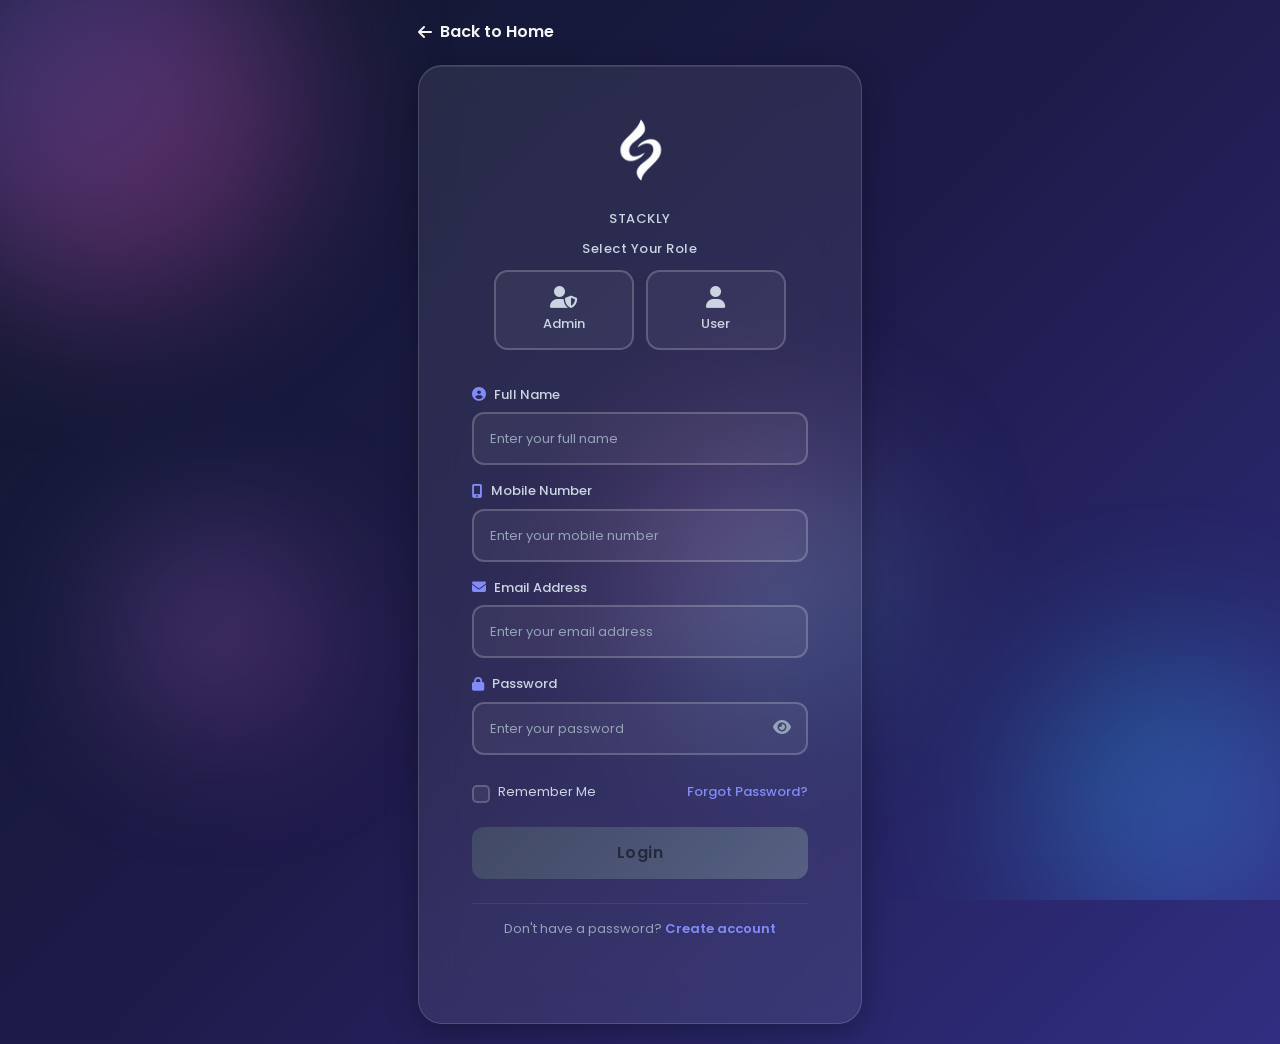
<file: login.html>
<!DOCTYPE html>
<html lang="en">
<head>
    <meta charset="UTF-8">
    <meta name="viewport" content="width=device-width, initial-scale=1.0">
    <title>Stackly - Login</title>
    <!-- Bootstrap 5 CSS -->
    <link href="https://cdn.jsdelivr.net/npm/bootstrap@5.3.2/dist/css/bootstrap.min.css" rel="stylesheet">
    <!-- Font Awesome -->
    <link rel="stylesheet" href="https://cdnjs.cloudflare.com/ajax/libs/font-awesome/6.5.1/css/all.min.css">
    <!-- Poppins Font -->
    <link href="https://fonts.googleapis.com/css2?family=Poppins:wght@300;400;500;600;700&display=swap" rel="stylesheet">
    <link rel="stylesheet" href="style.css">
<!-- <base target="_blank"> -->
</head>
<body>
    <!-- Animated Background -->
    <div class="bg-animation">
        <div class="bg-circle circle-1"></div>
        <div class="bg-circle circle-2"></div>
        <div class="bg-circle circle-3"></div>
        <div class="bg-circle circle-4"></div>
    </div>

    <div class="container login-container">
        <div class="row justify-content-center">
            <div class="col-lg-5 col-md-7 col-sm-10">
                <!-- Login Card -->

<!-- Back to Home -->
<div class="back-home">
    <a href="index.html" class="back-home-btn">
        <i class="fas fa-arrow-left"></i> Back to Home
    </a>
</div>




                <div class="login-card" id="loginCard">
                    <!-- Logo Section -->
                    <div class="logo-section text-center">
                        <div class="logo-wrapper">
                      <a href="index.html">    <div class="logo-wrapper">
    <img src="logo.webp" alt="Stackly Logo" class="logo-img">
</div></a>

                    <!-- Role Selection -->
                    <div class="role-selection">
                                          <h1>      <p class="role-label">STACKLY</p></h1>

                        <p class="role-label">Select Your Role</p>
                        <div class="role-buttons">
                            <button type="button" class="role-btn" data-role="admin" id="adminBtn">
                                <i class="fas fa-user-shield"></i>
                                <span>Admin</span>
                            </button>
                            <button type="button" class="role-btn" data-role="user" id="userBtn">
                                <i class="fas fa-user"></i>
                                <span>User</span>
                            </button>
                        </div>
                        <p class="role-error" id="roleError">Please select a role to continue</p>
                    </div>

                    <!-- Login Form -->
                    <form id="loginForm" novalidate>
                        <!-- Name Field -->
                        <div class="form-group mb-3">
                            <label for="nameInput" class="form-label">
                                <i class="fas fa-user-circle me-2"></i>Full Name
                            </label>
                            <div class="input-wrapper">
                                <input type="text" class="form-control" id="nameInput" placeholder="Enter your full name" autocomplete="off">
                                <span class="input-icon"><i class="fas fa-check-circle"></i></span>
                            </div>
                            <div class="invalid-feedback" id="nameError">Only letters are allowed (no numbers or special characters).</div>
                        </div>

                        <!-- Mobile Number Field -->
                        <div class="form-group mb-3">
                            <label for="mobileInput" class="form-label">
                                <i class="fas fa-mobile-alt me-2"></i>Mobile Number
                            </label>
                            <div class="input-wrapper">
<input
    type="tel"
    class="form-control"
    id="mobileInput"
    placeholder="Enter your mobile number"
    maxlength="10"
    inputmode="numeric"
    autocomplete="off">                                <span class="input-icon"><i class="fas fa-check-circle"></i></span>
                            </div>
                            <div class="invalid-feedback" id="mobileError">Only numbers are allowed.</div>
                        </div>






<!-- Email Field -->
<div class="form-group mb-3">
    <label for="emailInput" class="form-label">
        <i class="fas fa-envelope me-2"></i>Email Address
    </label>

    <div class="input-wrapper">
        <input
            type="email"
            class="form-control"
            id="emailInput"
            placeholder="Enter your email address"
            autocomplete="off">

        <span class="input-icon">
            <i class="fas fa-check-circle"></i>
        </span>
    </div>

    <div class="invalid-feedback" id="emailError">
        Please enter a valid email address.
    </div>
</div>














                        <!-- Password Field -->
                        <div class="form-group mb-3">
                            <label for="passwordInput" class="form-label">
                                <i class="fas fa-lock me-2"></i>Password
                            </label>
                            <div class="input-wrapper">
                                <input type="password" class="form-control" id="passwordInput" placeholder="Enter your password" autocomplete="off">
                                <button type="button" class="toggle-password" id="togglePassword">
                                    <i class="fas fa-eye"></i>
                                </button>
                            </div>
                            <!-- Password Validation Box -->
                            <div class="password-validation" id="passwordValidation">
                                <div class="validation-item" id="valLength">
                                    <i class="fas fa-circle"></i><span>At least 8 characters</span>
                                </div>
                                <div class="validation-item" id="valUpper">
                                    <i class="fas fa-circle"></i><span>One uppercase letter</span>
                                </div>
                                <div class="validation-item" id="valLower">
                                    <i class="fas fa-circle"></i><span>One lowercase letter</span>
                                </div>
                                <div class="validation-item" id="valNumber">
                                    <i class="fas fa-circle"></i><span>One number</span>
                                </div>
                                <div class="validation-item" id="valSpecial">
                                    <i class="fas fa-circle"></i><span>One special character</span>
                                </div>
                            </div>
                        </div>

                        <!-- Remember Me & Forgot Password -->
                        <div class="form-options d-flex justify-content-between align-items-center mb-4">
                            <div class="remember-me">
                                <input type="checkbox" class="form-check-input" id="rememberMe">
                                <label class="form-check-label" for="rememberMe">Remember Me</label>
                            </div>
<a href="404.html"
   class="forgot-password"
   onclick="window.location.href='404.html'; return false;">
    Forgot Password?
</a>  </div>

                        <!-- Login Button -->
                        <button type="submit" class="btn btn-login" id="loginBtn" disabled>
                            <span class="btn-text">Login</span>
                            <span class="btn-loader">
                                <i class="fas fa-spinner fa-spin"></i>
                            </span>
                        </button>
                    </form>

                    <!-- Create Password Link -->
                    <div class="create-password-section text-center mt-4">
                        <p>Don't have a password? <a href="sig.html" class="create-password-link">Create account</a></p>
                    </div>
                </div>
            </div>
        </div>
    </div>

    <!-- Bootstrap JS -->
    <script src="https://cdn.jsdelivr.net/npm/bootstrap@5.3.2/dist/js/bootstrap.bundle.min.js"></script>
    <script src="script.js"></script>
</body>
</html>
</file>
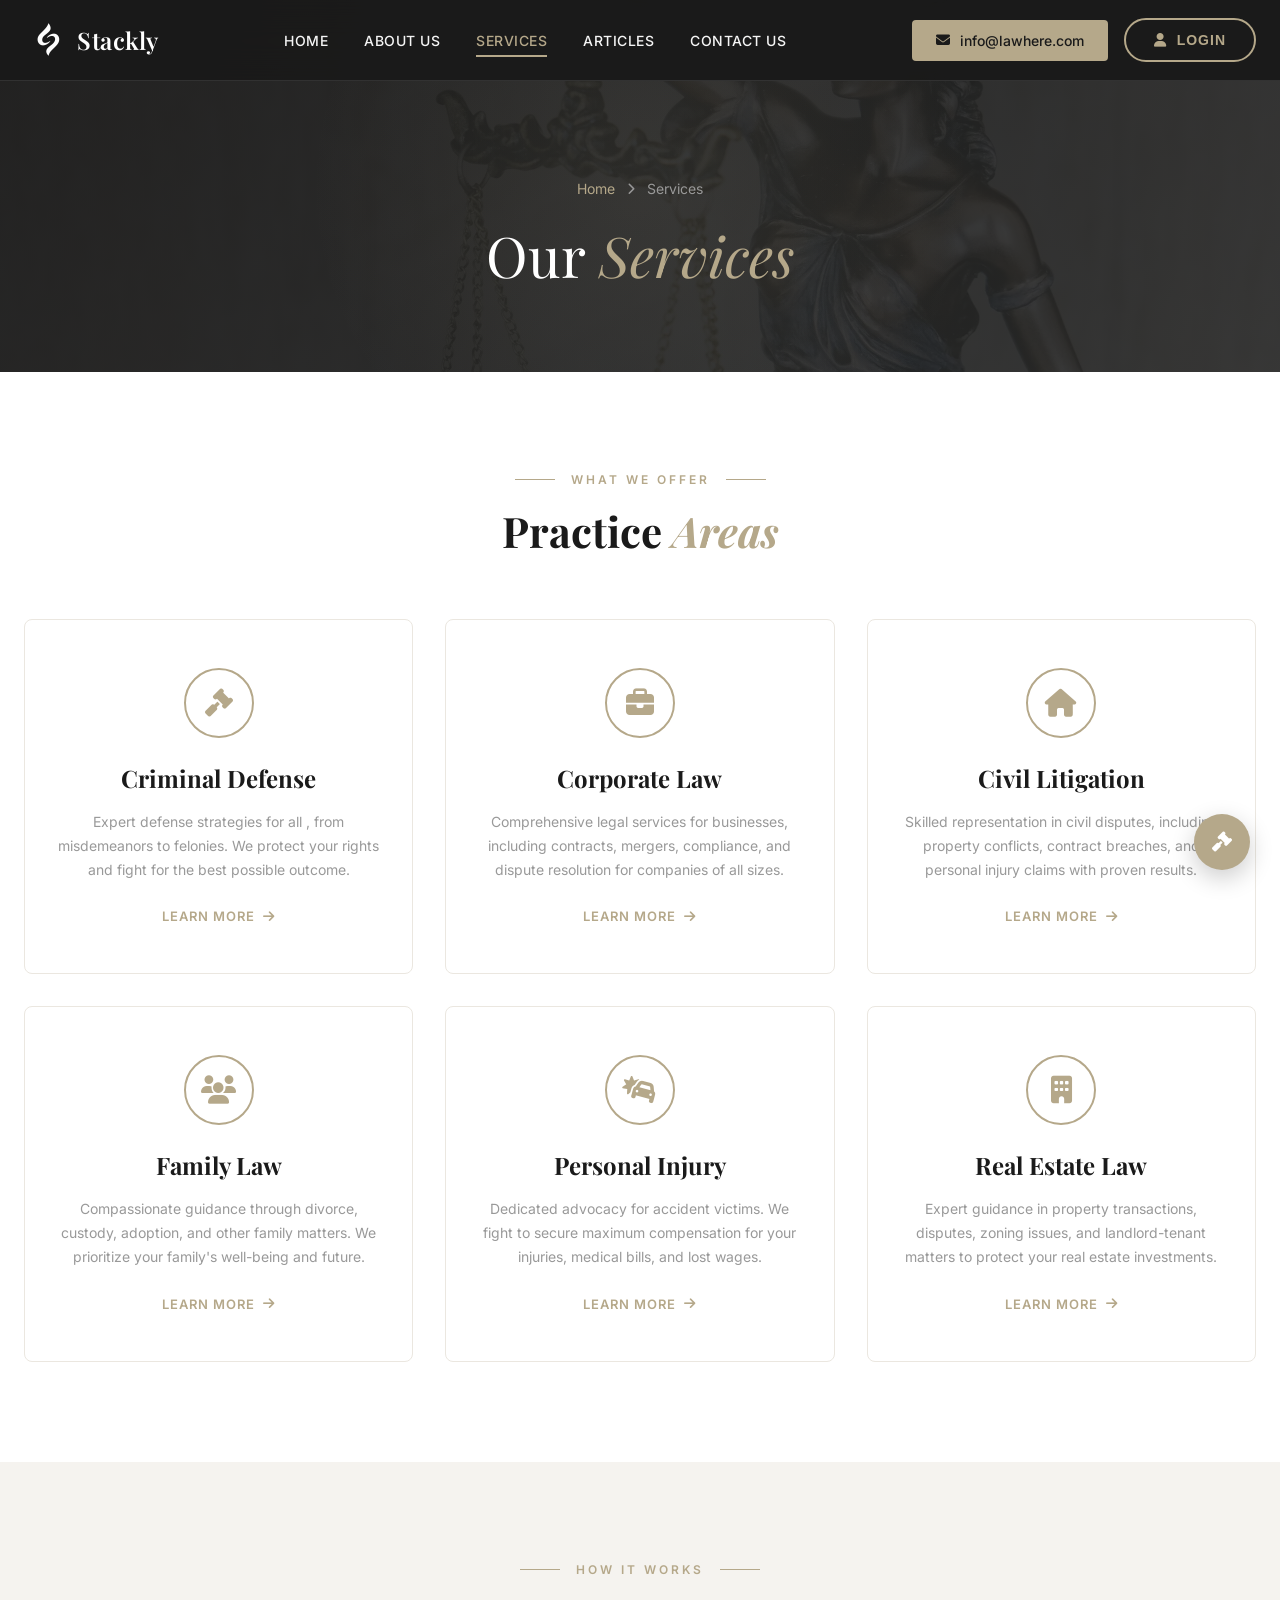
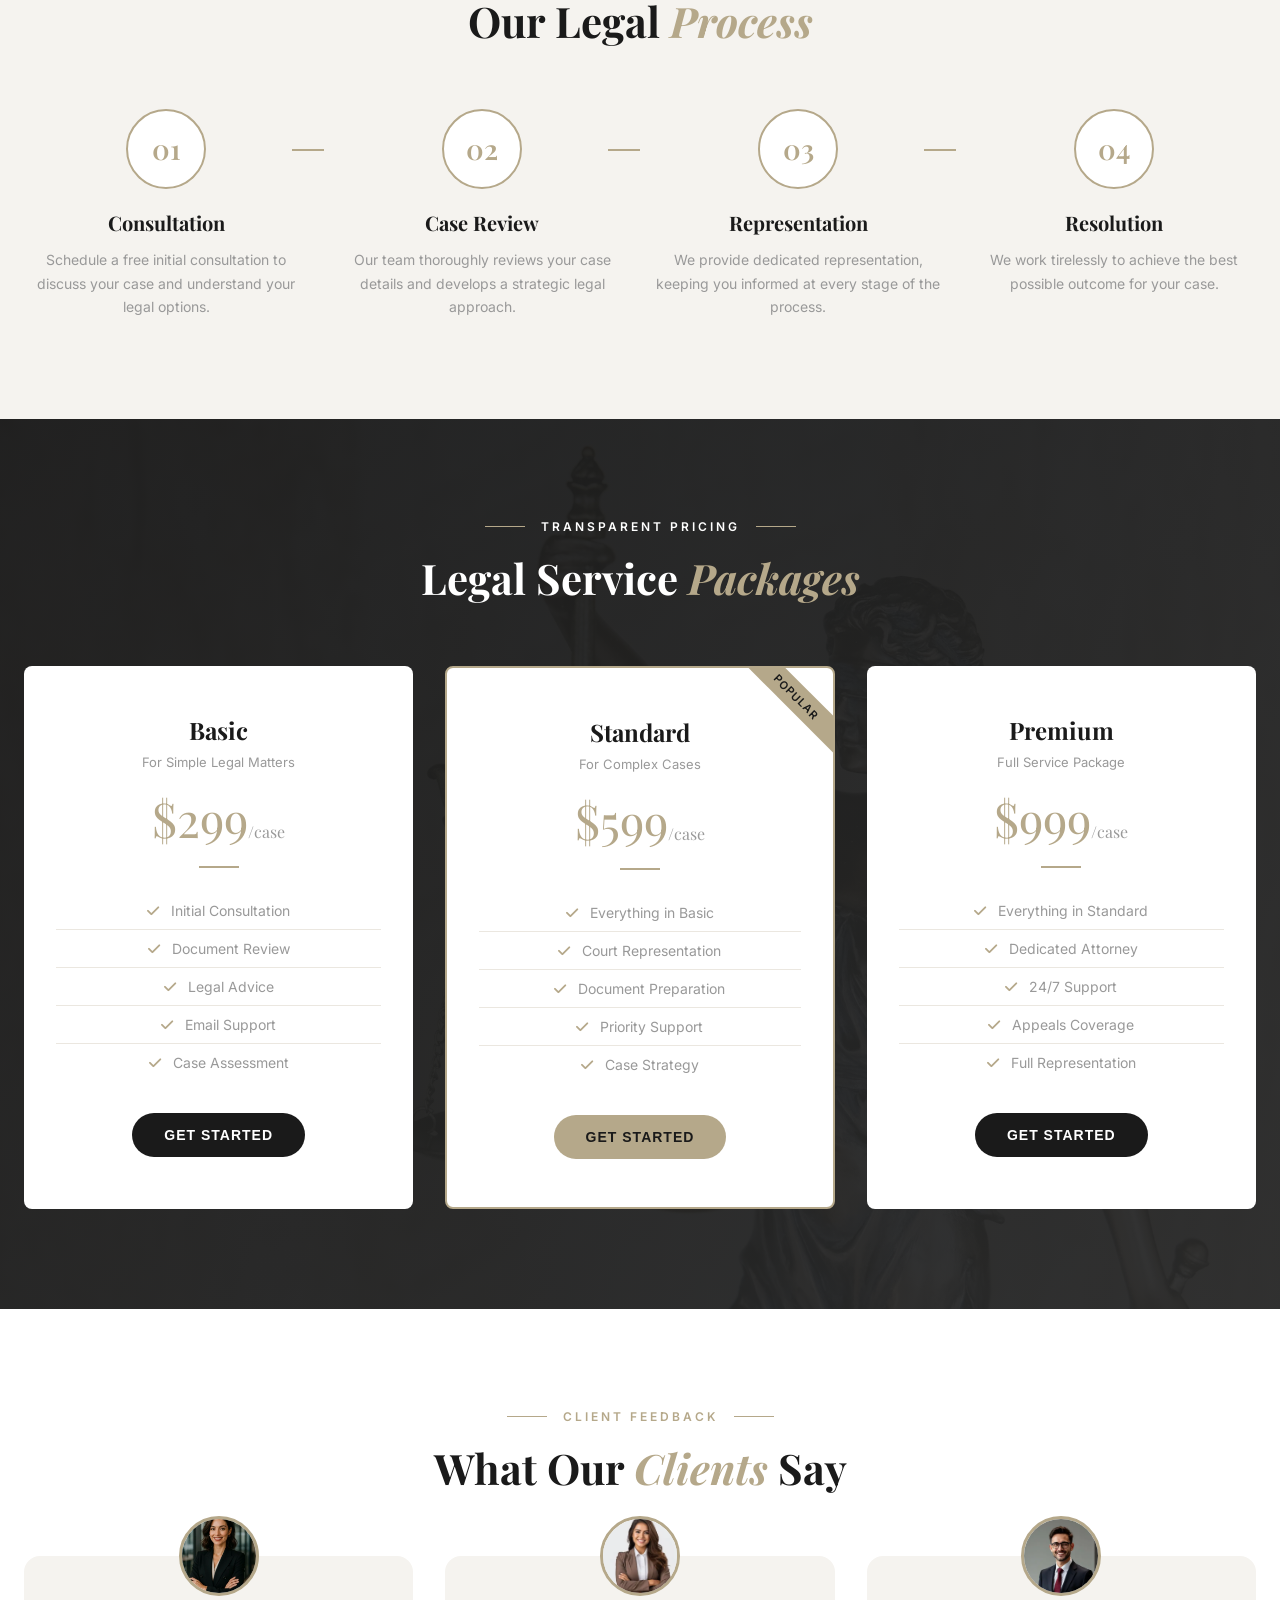
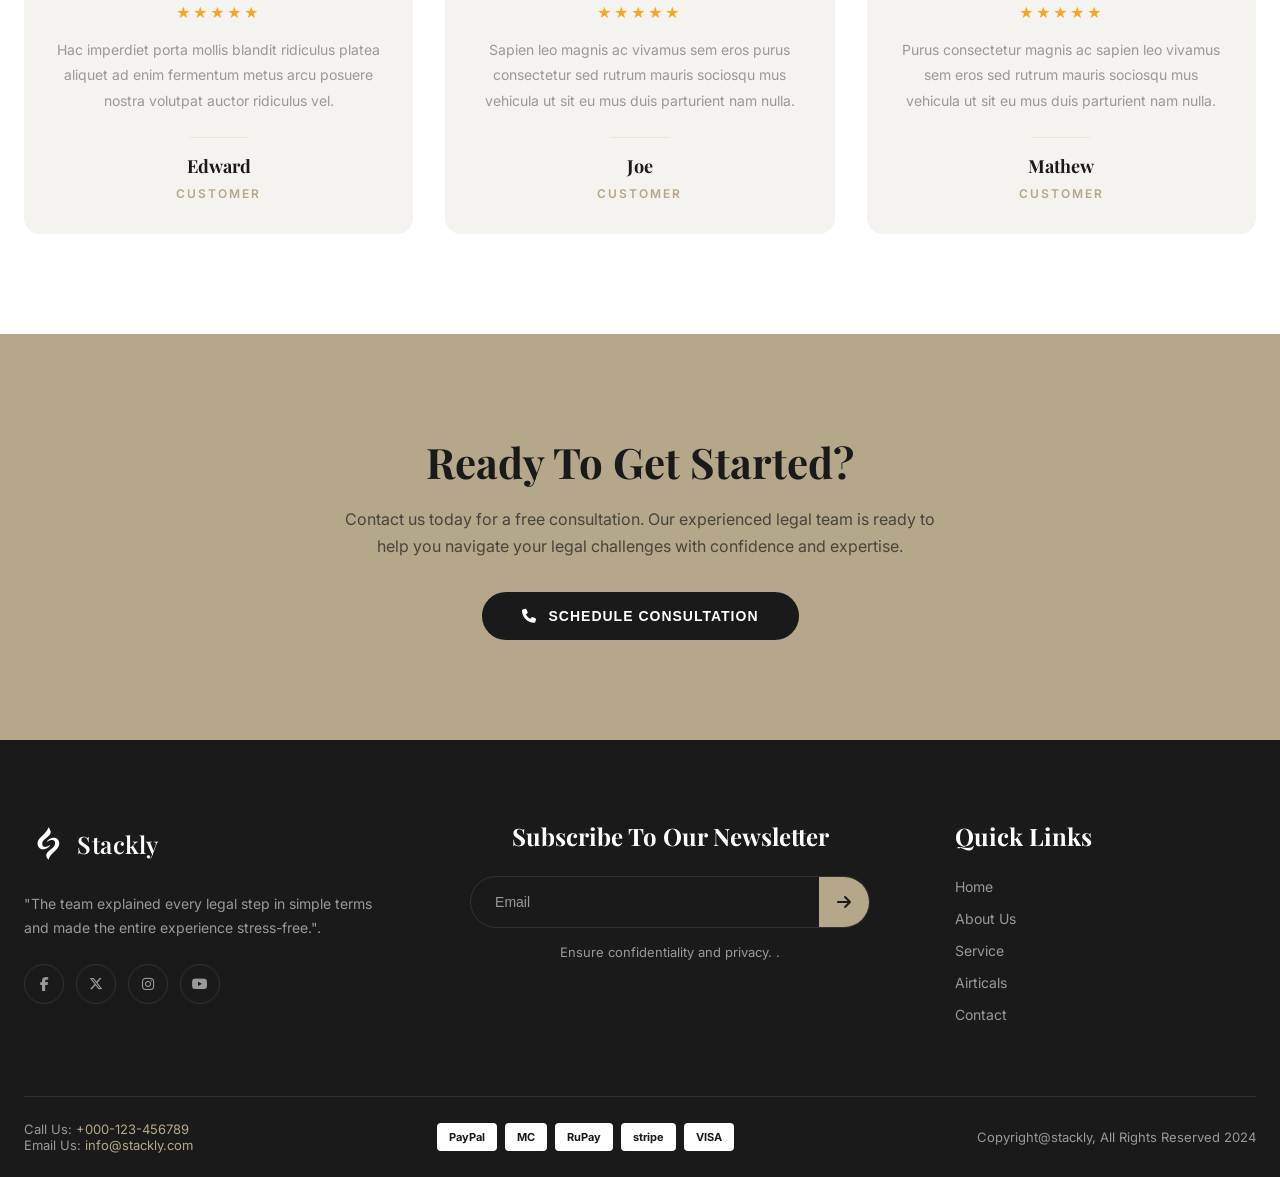
<file: service.html>
<!DOCTYPE html>
<html lang="en">
<head>
    <meta charset="UTF-8">
    <meta name="viewport" content="width=device-width, initial-scale=1.0">
    <title>Services | Lawhere - Expert Legal Representation</title>
    <link href="https://fonts.googleapis.com/css2?family=Playfair+Display:ital,wght@0,400;0,500;0,600;0,700;1,400&family=Inter:wght@300;400;500;600;700&display=swap" rel="stylesheet">
    <link rel="stylesheet" href="https://cdnjs.cloudflare.com/ajax/libs/font-awesome/6.5.1/css/all.min.css">
    <style>
        :root {
            --gold: #b5a88a;
            --gold-dark: #9a8e72;
            --gold-light: #d4c9b0;
            --dark: #1a1a1a;
            --dark-light: #2a2a2a;
            --dark-lighter: #3a3a3a;
            --text-light: #f5f5f5;
            --text-muted: #999;
            --white: #ffffff;
            --cream: #f5f3ef;
            --cream-dark: #ebe7e0;
            --border: rgba(255,255,255,0.1);
            --transition: all 0.4s cubic-bezier(0.4, 0, 0.2, 1);
        }
        * { margin: 0; padding: 0; box-sizing: border-box; }
        html { scroll-behavior: smooth; }
        body { font-family: 'Inter', sans-serif; color: var(--dark); overflow-x: hidden; background: var(--white); }
        h1, h2, h3, h4, h5, h6 { font-family: 'Playfair Display', serif; }
        a { text-decoration: none; color: inherit; }
        img { max-width: 100%; height: auto; display: block; }
        .container { max-width: 1280px; margin: 0 auto; padding: 0 24px; }

        /* ===== HEADER ===== */
        .header { position: fixed; top: 0; left: 0; right: 0; z-index: 1000; background: rgba(26,26,26,0.95); backdrop-filter: blur(20px); border-bottom: 1px solid var(--border); transition: var(--transition); }
        .header-inner { display: flex; align-items: center; justify-content: space-between; height: 80px; }
        .logo { display: flex; align-items: center; gap: 12px; transition: var(--transition); cursor: pointer; }
        .logo:hover { opacity: 0.85; transform: scale(1.02); }
        .logo-img { width: 48px; height: 48px; object-fit: contain; border-radius: 4px; }
        .logo-text { font-family: 'Playfair Display', serif; font-size: 24px; color: var(--white); font-weight: 500; letter-spacing: 0.5px; }
        .nav-desktop { display: flex; align-items: center; gap: 36px; }
        .nav-link { color: var(--text-light); font-size: 14px; font-weight: 500; letter-spacing: 0.5px; text-transform: uppercase; position: relative; padding: 8px 0; transition: var(--transition); cursor: pointer; }
        .nav-link:hover { color: var(--gold); }
        .nav-link::after { content: ''; position: absolute; bottom: 0; left: 0; width: 0; height: 2px; background: var(--gold); transition: var(--transition); }
        .nav-link:hover::after { width: 100%; }
        .nav-link.active { color: var(--gold); }
        .nav-link.active::after { width: 100%; }
        .btn-login {
            display: inline-flex; align-items: center; gap: 10px; background: transparent; color: var(--gold); padding: 12px 28px; border-radius: 50px; font-size: 14px; font-weight: 600; letter-spacing: 1px; text-transform: uppercase; border: 2px solid var(--gold); cursor: pointer; transition: var(--transition); position: relative; overflow: hidden;
        }
        .btn-login::before { content: ''; position: absolute; top: 0; left: -100%; width: 100%; height: 100%; background: var(--gold); transition: var(--transition); z-index: 0; }
        .btn-login:hover::before { left: 0; }
        .btn-login:hover { color: var(--dark); border-color: var(--gold); }
        .btn-login span, .btn-login i { position: relative; z-index: 1; transition: var(--transition); }
        .btn-login:hover i { transform: translateX(3px); }
        .btn-login:active { transform: scale(0.96); }
        .header-email { display: flex; align-items: center; gap: 10px; background: var(--gold); padding: 12px 24px; border-radius: 4px; color: var(--dark); font-size: 14px; font-weight: 500; transition: var(--transition); cursor: pointer; }
        .header-email:hover { background: var(--gold-dark); transform: translateY(-2px); }
        .mobile-toggle { display: none; flex-direction: column; gap: 5px; cursor: pointer; padding: 8px; }
        .mobile-toggle span { display: block; width: 24px; height: 2px; background: var(--white); transition: var(--transition); }

        /* PAGE BANNER */
        .page-banner { padding: 180px 0 80px; background: linear-gradient(135deg, rgba(26,26,26,0.95) 0%, rgba(42,42,42,0.9) 100%), url('law.webp') center/cover no-repeat; text-align: center; position: relative; }
        .page-banner::before { content: ''; position: absolute; top: 0; left: 0; right: 0; bottom: 0; background: radial-gradient(circle at 50% 50%, rgba(181,168,138,0.08) 0%, transparent 50%); }
        .page-banner-content { position: relative; z-index: 2; }
        .breadcrumb { display: flex; align-items: center; justify-content: center; gap: 12px; margin-bottom: 20px; }
        .breadcrumb a { color: var(--gold); font-size: 14px; transition: var(--transition); cursor: pointer; }
        .breadcrumb a:hover { color: var(--white); }
        .breadcrumb-sep { color: var(--text-muted); font-size: 12px; }
        .breadcrumb-current { color: var(--text-muted); font-size: 14px; }
        .page-title { font-family: 'Playfair Display', serif; font-size: 56px; color: var(--white); font-weight: 400; }
        .page-title span { color: var(--gold); font-style: italic; }

        /* SERVICES GRID */
        .services-section { padding: 100px 0; background: var(--white); }
        .services-grid { display: grid; grid-template-columns: repeat(3, 1fr); gap: 32px; margin-top: 60px; }
        .service-card { background: var(--white); border: 1px solid var(--cream-dark); border-radius: 8px; padding: 48px 32px; text-align: center; transition: var(--transition); cursor: pointer; position: relative; overflow: hidden; }
        .service-card:hover { border-color: var(--gold); transform: translateY(-8px); box-shadow: 0 20px 40px rgba(0,0,0,0.08); }
        .service-card::before { content: ''; position: absolute; top: 0; left: 0; width: 100%; height: 4px; background: var(--gold); transform: scaleX(0); transition: var(--transition); }
        .service-card:hover::before { transform: scaleX(1); }
        .service-icon { width: 70px; height: 70px; border: 2px solid var(--gold); border-radius: 50%; display: flex; align-items: center; justify-content: center; margin: 0 auto 24px; color: var(--gold); font-size: 28px; transition: var(--transition); }
        .service-card:hover .service-icon { background: var(--gold); color: var(--dark); }
        .service-title { font-family: 'Playfair Display', serif; font-size: 24px; color: var(--dark); margin-bottom: 16px; }
        .service-text { color: var(--text-muted); font-size: 14px; line-height: 1.7; margin-bottom: 24px; }
        .service-link { display: inline-flex; align-items: center; gap: 8px; color: var(--gold); font-size: 13px; font-weight: 600; text-transform: uppercase; letter-spacing: 1px; transition: var(--transition); }
        .service-link:hover { gap: 12px; color: var(--gold-dark); }

        /* PROCESS SECTION */
        .process-section { padding: 100px 0; background: var(--cream); }
        .process-grid { display: grid; grid-template-columns: repeat(4, 1fr); gap: 32px; margin-top: 60px; }
        .process-item { text-align: center; position: relative; }
        .process-item:not(:last-child)::after { content: ''; position: absolute; top: 40px; right: -16px; width: 32px; height: 2px; background: var(--gold); }
        .process-num { width: 80px; height: 80px; border: 2px solid var(--gold); border-radius: 50%; display: flex; align-items: center; justify-content: center; margin: 0 auto 20px; font-family: 'Playfair Display', serif; font-size: 28px; color: var(--gold); font-weight: 600; background: var(--white); }
        .process-title { font-family: 'Playfair Display', serif; font-size: 20px; color: var(--dark); margin-bottom: 12px; }
        .process-text { color: var(--text-muted); font-size: 14px; line-height: 1.7; }

        /* PRICING SECTION */
        .pricing-section { padding: 100px 0; background: linear-gradient(135deg, rgba(26,26,26,0.95) 0%, rgba(42,42,42,0.95) 100%), url('law.webp') center/cover no-repeat; }
        .pricing-section .section-label-text, .pricing-section .section-title { color: var(--white); }
        .pricing-section .section-title span { color: var(--gold); font-style: italic; }
        .pricing-grid { display: grid; grid-template-columns: repeat(3, 1fr); gap: 32px; margin-top: 60px; }
        .pricing-card { background: var(--white); border-radius: 8px; padding: 48px 32px; text-align: center; transition: var(--transition); cursor: pointer; position: relative; overflow: hidden; }
        .pricing-card:hover { transform: translateY(-8px); box-shadow: 0 20px 40px rgba(0,0,0,0.2); }
        .pricing-card.featured { border: 2px solid var(--gold); }
        .pricing-badge { position: absolute; top: 16px; right: -32px; background: var(--gold); color: var(--dark); padding: 6px 40px; font-size: 11px; font-weight: 600; text-transform: uppercase; letter-spacing: 1px; transform: rotate(45deg); }
        .pricing-name { font-family: 'Playfair Display', serif; font-size: 24px; color: var(--dark); margin-bottom: 8px; }
        .pricing-desc { color: var(--text-muted); font-size: 13px; margin-bottom: 24px; }
        .pricing-price { font-family: 'Playfair Display', serif; font-size: 48px; color: var(--gold); font-weight: 400; line-height: 1; margin-bottom: 8px; }
        .pricing-price span { font-size: 16px; color: var(--text-muted); }
        .pricing-divider { width: 40px; height: 2px; background: var(--gold); margin: 24px auto; }
        .pricing-features { list-style: none; margin-bottom: 32px; }
        .pricing-features li { padding: 10px 0; color: var(--text-muted); font-size: 14px; border-bottom: 1px solid var(--cream-dark); }
        .pricing-features li:last-child { border-bottom: none; }
        .pricing-features li i { color: var(--gold); margin-right: 8px; }
        .pricing-btn { display: inline-flex; align-items: center; gap: 10px; background: var(--dark); color: var(--white); padding: 14px 32px; border-radius: 50px; font-size: 14px; font-weight: 600; letter-spacing: 1px; text-transform: uppercase; border: none; cursor: pointer; transition: var(--transition); }
        .pricing-btn:hover { background: var(--gold); color: var(--dark); }
        .pricing-card.featured .pricing-btn { background: var(--gold); color: var(--dark); }
        .pricing-card.featured .pricing-btn:hover { background: var(--dark); color: var(--white); }

        /* TESTIMONIALS */
        .testimonials { padding: 100px 0; background: var(--white); }
        .testimonials-grid { display: grid; grid-template-columns: repeat(3, 1fr); gap: 32px; margin-top: 60px; }
        .testimonial-card { background: var(--cream); border-radius: 16px; padding: 48px 32px 32px; text-align: center; position: relative; transition: var(--transition); cursor: pointer; }
        .testimonial-card:hover { transform: translateY(-8px); box-shadow: 0 20px 40px rgba(0,0,0,0.1); }
        .testimonial-avatar { width: 80px; height: 80px; border-radius: 50%; border: 3px solid var(--gold); position: absolute; top: -40px; left: 50%; transform: translateX(-50%); object-fit: cover; }
        .testimonial-stars { color: #f5a623; font-size: 14px; margin-bottom: 16px; letter-spacing: 2px; }
        .testimonial-text { color: var(--text-muted); font-size: 14px; line-height: 1.8; margin-bottom: 24px; }
        .testimonial-divider { width: 60px; height: 1px; background: var(--cream-dark); margin: 0 auto 16px; }
        .testimonial-name { font-family: 'Playfair Display', serif; font-size: 18px; color: var(--dark); margin-bottom: 4px; }
        .testimonial-role { font-size: 12px; color: var(--gold); font-weight: 600; letter-spacing: 2px; text-transform: uppercase; }

        /* CTA */
        .cta-section { padding: 100px 0; background: var(--gold); text-align: center; }
        .cta-title { font-family: 'Playfair Display', serif; font-size: 42px; color: var(--dark); margin-bottom: 16px; }
        .cta-text { color: rgba(26,26,26,0.7); font-size: 16px; line-height: 1.7; margin-bottom: 32px; max-width: 600px; margin-left: auto; margin-right: auto; }
        .cta-btn { display: inline-flex; align-items: center; gap: 12px; background: var(--dark); color: var(--white); padding: 16px 40px; border-radius: 50px; font-size: 14px; font-weight: 600; letter-spacing: 1px; text-transform: uppercase; border: none; cursor: pointer; transition: var(--transition); }
        .cta-btn:hover { background: var(--white); color: var(--dark); transform: translateY(-2px); }

        /* FOOTER */
        .footer { background: var(--dark); padding: 80px 0 0; }
        .footer-grid { display: grid; grid-template-columns: 1.2fr 1.5fr 1fr; gap: 60px; padding-bottom: 60px; border-bottom: 1px solid var(--border); }
        .footer-brand .logo { margin-bottom: 24px; }
        .footer-brand-text { color: var(--text-muted); font-size: 14px; line-height: 1.7; margin-bottom: 24px; }
        .footer-social { display: flex; gap: 12px; }
        .footer-social-link { width: 40px; height: 40px; border: 1px solid var(--border); border-radius: 50%; display: flex; align-items: center; justify-content: center; color: var(--text-muted); font-size: 14px; transition: var(--transition); cursor: pointer; }
        .footer-social-link:hover { background: var(--gold); border-color: var(--gold); color: var(--dark); }
        .footer-newsletter-title { font-family: 'Playfair Display', serif; font-size: 24px; color: var(--white); margin-bottom: 24px; text-align: center; }
        .footer-newsletter-form { display: flex; max-width: 400px; margin: 0 auto 16px; border: 1px solid var(--border); border-radius: 50px; overflow: hidden; }
        .footer-newsletter-input { flex: 1; padding: 16px 24px; background: transparent; border: none; color: var(--white); font-size: 14px; outline: none; }
        .footer-newsletter-input::placeholder { color: var(--text-muted); }
        .footer-newsletter-btn { width: 50px; height: 50px; background: var(--gold); border: none; color: var(--dark); font-size: 16px; cursor: pointer; transition: var(--transition); display: flex; align-items: center; justify-content: center; }
        .footer-newsletter-btn:hover { background: var(--gold-dark); }
        .footer-newsletter-text { text-align: center; color: var(--text-muted); font-size: 13px; }
        .footer-links-title { font-family: 'Playfair Display', serif; font-size: 24px; color: var(--white); margin-bottom: 24px; }
        .footer-links-list { list-style: none; }
        .footer-links-list li { margin-bottom: 12px; }
        .footer-links-list a { color: var(--text-muted); font-size: 14px; transition: var(--transition); cursor: pointer; }
        .footer-links-list a:hover { color: var(--gold); padding-left: 8px; }
        .footer-bottom { display: flex; align-items: center; justify-content: space-between; padding: 24px 0; }
        .footer-bottom-left { color: var(--text-muted); font-size: 13px; }
        .footer-bottom-left a { color: var(--gold); transition: var(--transition); }
        .footer-bottom-left a:hover { color: var(--white); }
        .footer-payments { display: flex; gap: 8px; }
        .footer-payment-icon { height: 28px; background: var(--white); border-radius: 4px; padding: 4px 12px; display: flex; align-items: center; font-size: 11px; font-weight: 700; color: var(--dark); }
        .footer-copyright { color: var(--text-muted); font-size: 13px; }

        /* SECTION LABEL */
        .section-label { display: flex; align-items: center; justify-content: center; gap: 16px; margin-bottom: 16px; }
        .section-label-line { width: 40px; height: 1px; background: var(--gold); }
        .section-label-text { color: var(--gold); font-size: 12px; font-weight: 600; letter-spacing: 3px; text-transform: uppercase; }
        .section-title { font-family: 'Playfair Display', serif; font-size: 42px; text-align: center; color: var(--dark); margin-bottom: 16px; }
        .section-title span { color: var(--gold); font-style: italic; }

        /* FLOATING BUTTON */
        .float-btn { position: fixed; bottom: 30px; right: 30px; width: 56px; height: 56px; background: var(--gold); border-radius: 50%; display: flex; align-items: center; justify-content: center; color: var(--white); font-size: 20px; box-shadow: 0 8px 24px rgba(0,0,0,0.2); z-index: 999; transition: var(--transition); cursor: pointer; border: none; }
        .float-btn:hover { background: var(--gold-dark); transform: translateY(-4px); }

        /* MOBILE MENU */
        .mobile-menu { position: fixed; top: 0; right: -100%; width: 100%; max-width: 400px; height: 100vh; background: var(--dark); z-index: 1001; padding: 100px 40px 40px; transition: var(--transition); overflow-y: auto; }
        .mobile-menu.active { right: 0; }
        .mobile-menu-close { position: absolute; top: 24px; right: 24px; width: 40px; height: 40px; border: 1px solid var(--border); border-radius: 50%; display: flex; align-items: center; justify-content: center; color: var(--white); font-size: 18px; cursor: pointer; transition: var(--transition); }
        .mobile-menu-close:hover { background: var(--gold); border-color: var(--gold); color: var(--dark); }
        .mobile-nav-link { display: block; padding: 16px 0; color: var(--white); font-size: 18px; font-weight: 500; border-bottom: 1px solid var(--border); transition: var(--transition); cursor: pointer; }
        .mobile-nav-link:hover { color: var(--gold); padding-left: 12px; }
        .mobile-overlay { position: fixed; top: 0; left: 0; right: 0; bottom: 0; background: rgba(0,0,0,0.6); z-index: 1000; opacity: 0; visibility: hidden; transition: var(--transition); }
        .mobile-overlay.active { opacity: 1; visibility: visible; }

        /* ALERT */
        .alert-overlay { position: fixed; top: 0; left: 0; right: 0; bottom: 0; background: rgba(0,0,0,0.5); z-index: 2000; display: flex; align-items: center; justify-content: center; opacity: 0; visibility: hidden; transition: var(--transition); }
        .alert-overlay.active { opacity: 1; visibility: visible; }
        .alert-box { background: var(--white); padding: 40px; border-radius: 16px; text-align: center; max-width: 400px; width: 90%; transform: scale(0.9); transition: var(--transition); box-shadow: 0 20px 60px rgba(0,0,0,0.2); }
        .alert-overlay.active .alert-box { transform: scale(1); }
        .alert-icon { width: 60px; height: 60px; background: var(--gold); border-radius: 50%; display: flex; align-items: center; justify-content: center; margin: 0 auto 20px; color: var(--white); font-size: 24px; }
        .alert-title { font-family: 'Playfair Display', serif; font-size: 24px; color: var(--dark); margin-bottom: 12px; }
        .alert-text { color: var(--text-muted); font-size: 14px; line-height: 1.6; margin-bottom: 24px; }
        .alert-btn { background: var(--dark); color: var(--white); padding: 12px 32px; border-radius: 50px; font-size: 14px; font-weight: 600; border: none; cursor: pointer; transition: var(--transition); }
        .alert-btn:hover { background: var(--gold); color: var(--dark); }

        /* ANIMATIONS */
        .fade-in { opacity: 0; transform: translateY(30px); transition: opacity 0.8s ease, transform 0.8s ease; }
        .fade-in.visible { opacity: 1; transform: translateY(0); }

        /* RESPONSIVE */
        @media (max-width: 1024px) {
            .services-grid { grid-template-columns: repeat(2, 1fr); }
            .process-grid { grid-template-columns: repeat(2, 1fr); }
            .process-item::after { display: none; }
            .pricing-grid { grid-template-columns: repeat(2, 1fr); }
            .testimonials-grid { grid-template-columns: repeat(2, 1fr); }
            .footer-grid { grid-template-columns: 1fr 1fr; gap: 40px; }
        }
        @media (max-width: 768px) {
            .nav-desktop, .header-email { display: none; }
            .mobile-toggle { display: flex; }
            .page-title { font-size: 36px; }
            .services-grid { grid-template-columns: 1fr; }
            .process-grid { grid-template-columns: 1fr; }
            .pricing-grid { grid-template-columns: 1fr; }
            .testimonials-grid { grid-template-columns: 1fr; }
            .testimonial-card { margin-top: 50px; }
            .cta-title { font-size: 32px; }
            .footer-grid { grid-template-columns: 1fr; text-align: center; }
            .footer-social { justify-content: center; }
            .footer-bottom { flex-direction: column; gap: 16px; text-align: center; }
            .footer-payments { flex-wrap: wrap; justify-content: center; }
            .section-title { font-size: 32px; }
        }
        @media (max-width: 480px) {
            .page-title { font-size: 28px; }
            .cta-title { font-size: 26px; }
            .section-title { font-size: 26px; }
        }
        
         .logo{
    display:flex;
    align-items:center;
    gap:5px;
}

.logo-img{
    width:48px;
    height:48px;
    object-fit:contain;
}

.logo-text{
    font-family:'Playfair Display', serif;
    font-size:24px;
    font-weight:600;
    color:#fff;
    margin:0;
}
    </style>
<!-- <base target="_blank"> -->
</head>
<body>

    <!-- Header -->
    <header class="header">
        <div class="container">
            <div class="header-inner">
                                                      <a href="index.html" class="logo">
    <img src="logo.webp" alt="Starkly Logo" class="logo-img">
    <span class="logo-text">Stackly</span>
</a>
                <nav class="nav-desktop">
                    <a href="index.html" class="nav-link">Home</a>
                    <a href="about.html" class="nav-link">About Us</a>
                    <a href="service.html" class="nav-link active">Services</a>
                    <a href="airt.html" class="nav-link">Articles</a>
                    <a href="contact.html" class="nav-link">Contact Us</a>
                </nav>
                <div style="display:flex; align-items:center; gap:16px;">
                    <a class="header-email" onclick="goTo404()">
                        <i class="fas fa-envelope"></i>
                        <span>info@lawhere.com</span>
                    </a>
             <a href="login.html">      <button class="btn-login" onclick="goTo404()">
                        <i class="fas fa-user"></i>
                        <span>Login</span>
                    </button></a> 
                </div>
                <div class="mobile-toggle" onclick="toggleMobileMenu()">
                    <span></span>
                    <span></span>
                    <span></span>
                </div>
            </div>
        </div>
    </header>

    <!-- Mobile Menu -->
    <div class="mobile-overlay" onclick="toggleMobileMenu()"></div>
    <div class="mobile-menu" id="mobileMenu">
        <div class="mobile-menu-close" onclick="toggleMobileMenu()">
            <i class="fas fa-times"></i>
        </div>
        <a href="index.html" class="mobile-nav-link" onclick="toggleMobileMenu()">Home</a>
        <a href="about.html" class="mobile-nav-link" onclick="toggleMobileMenu()">About Us</a>
        <a href="service.html" class="mobile-nav-link" onclick="toggleMobileMenu()">Services</a>
        <a href="airt.html" class="mobile-nav-link" onclick="toggleMobileMenu()">Articles</a>
        <a href="contact.html" class="mobile-nav-link" onclick="toggleMobileMenu()">Contact Us</a>
        <div style="padding: 24px 0; border-top: 1px solid var(--border); margin-top: 16px;">
      <a href="login.html">  <button class="btn-login" style="width:100%; justify-content:center;" onclick="goTo404();toggleMobileMenu()">
                <i class="fas fa-user"></i>
                <span>Login</span>
            </button></a>    
        </div>
    </div>

    <!-- Page Banner -->
    <section class="page-banner">
        <div class="container">
            <div class="page-banner-content">
                <div class="breadcrumb">
                    <a href="index.html">Home</a>
                    <span class="breadcrumb-sep"><i class="fas fa-chevron-right"></i></span>
                    <span class="breadcrumb-current">Services</span>
                </div>
                <h1 class="page-title">Our <span>Services</span></h1>
            </div>
        </div>
    </section>

    <!-- Services Grid -->
    <section class="services-section">
        <div class="container">
            <div class="section-label">
                <span class="section-label-line"></span>
                <span class="section-label-text">What We Offer</span>
                <span class="section-label-line"></span>
            </div>
            <h2 class="section-title">Practice <span>Areas</span></h2>
            <div class="services-grid">
                <div class="service-card fade-in">
                    <div class="service-icon"><i class="fas fa-gavel"></i></div>
                    <h3 class="service-title">Criminal Defense</h3>
                    <p class="service-text">Expert defense strategies for all , from misdemeanors to felonies. We protect your rights and fight for the best possible outcome.</p>
                    <span class="service-link" onclick="goTo404()">Learn More <i class="fas fa-arrow-right"></i></span>
                </div>
                <div class="service-card fade-in">
                    <div class="service-icon"><i class="fas fa-briefcase"></i></div>
                    <h3 class="service-title">Corporate Law</h3>
                    <p class="service-text">Comprehensive legal services for businesses, including contracts, mergers, compliance, and dispute resolution for companies of all sizes.</p>
                    <span class="service-link" onclick="goTo404()">Learn More <i class="fas fa-arrow-right"></i></span>
                </div>
                <div class="service-card fade-in">
                    <div class="service-icon"><i class="fas fa-home"></i></div>
                    <h3 class="service-title">Civil Litigation</h3>
                    <p class="service-text">Skilled representation in civil disputes, including property conflicts, contract breaches, and personal injury claims with proven results.</p>
                    <span class="service-link" onclick="goTo404()">Learn More <i class="fas fa-arrow-right"></i></span>
                </div>
                <div class="service-card fade-in">
                    <div class="service-icon"><i class="fas fa-users"></i></div>
                    <h3 class="service-title">Family Law</h3>
                    <p class="service-text">Compassionate guidance through divorce, custody, adoption, and other family matters. We prioritize your family's well-being and future.</p>
                    <span class="service-link" onclick="goTo404()">Learn More <i class="fas fa-arrow-right"></i></span>
                </div>
                <div class="service-card fade-in">
                    <div class="service-icon"><i class="fas fa-car-crash"></i></div>
                    <h3 class="service-title">Personal Injury</h3>
                    <p class="service-text">Dedicated advocacy for accident victims. We fight to secure maximum compensation for your injuries, medical bills, and lost wages.</p>
                    <span class="service-link" onclick="goTo404()">Learn More <i class="fas fa-arrow-right"></i></span>
                </div>
                <div class="service-card fade-in">
                    <div class="service-icon"><i class="fas fa-building"></i></div>
                    <h3 class="service-title">Real Estate Law</h3>
                    <p class="service-text">Expert guidance in property transactions, disputes, zoning issues, and landlord-tenant matters to protect your real estate investments.</p>
                    <span class="service-link" onclick="goTo404()">Learn More <i class="fas fa-arrow-right"></i></span>
                </div>
            </div>
        </div>
    </section>

    <!-- Process Section -->
    <section class="process-section">
        <div class="container">
            <div class="section-label">
                <span class="section-label-line"></span>
                <span class="section-label-text">How It Works</span>
                <span class="section-label-line"></span>
            </div>
            <h2 class="section-title">Our Legal <span>Process</span></h2>
            <div class="process-grid">
                <div class="process-item fade-in">
                    <div class="process-num">01</div>
                    <h3 class="process-title">Consultation</h3>
                    <p class="process-text">Schedule a free initial consultation to discuss your case and understand your legal options.</p>
                </div>
                <div class="process-item fade-in">
                    <div class="process-num">02</div>
                    <h3 class="process-title">Case Review</h3>
                    <p class="process-text">Our team thoroughly reviews your case details and develops a strategic legal approach.</p>
                </div>
                <div class="process-item fade-in">
                    <div class="process-num">03</div>
                    <h3 class="process-title">Representation</h3>
                    <p class="process-text">We provide dedicated representation, keeping you informed at every stage of the process.</p>
                </div>
                <div class="process-item fade-in">
                    <div class="process-num">04</div>
                    <h3 class="process-title">Resolution</h3>
                    <p class="process-text">We work tirelessly to achieve the best possible outcome for your case.</p>
                </div>
            </div>
        </div>
    </section>

    <!-- Pricing Section -->
    <section class="pricing-section">
        <div class="container">
            <div class="section-label">
                <span class="section-label-line"></span>
                <span class="section-label-text">Transparent Pricing</span>
                <span class="section-label-line"></span>
            </div>
            <h2 class="section-title">Legal Service <span>Packages</span></h2>
            <div class="pricing-grid">
                <div class="pricing-card fade-in">
                    <h3 class="pricing-name">Basic</h3>
                    <p class="pricing-desc">For Simple Legal Matters</p>
                    <div class="pricing-price">$299<span>/case</span></div>
                    <div class="pricing-divider"></div>
                    <ul class="pricing-features">
                        <li><i class="fas fa-check"></i> Initial Consultation</li>
                        <li><i class="fas fa-check"></i> Document Review</li>
                        <li><i class="fas fa-check"></i> Legal Advice</li>
                        <li><i class="fas fa-check"></i> Email Support</li>
                        <li><i class="fas fa-check"></i> Case Assessment</li>
                    </ul>
                    <button class="pricing-btn" onclick="goTo404()">Get Started</button>
                </div>
                <div class="pricing-card featured fade-in">
                    <span class="pricing-badge">Popular</span>
                    <h3 class="pricing-name">Standard</h3>
                    <p class="pricing-desc">For Complex Cases</p>
                    <div class="pricing-price">$599<span>/case</span></div>
                    <div class="pricing-divider"></div>
                    <ul class="pricing-features">
                        <li><i class="fas fa-check"></i> Everything in Basic</li>
                        <li><i class="fas fa-check"></i> Court Representation</li>
                        <li><i class="fas fa-check"></i> Document Preparation</li>
                        <li><i class="fas fa-check"></i> Priority Support</li>
                        <li><i class="fas fa-check"></i> Case Strategy</li>
                    </ul>
                    <button class="pricing-btn" onclick="goTo404()">Get Started</button>
                </div>
                <div class="pricing-card fade-in">
                    <h3 class="pricing-name">Premium</h3>
                    <p class="pricing-desc">Full Service Package</p>
                    <div class="pricing-price">$999<span>/case</span></div>
                    <div class="pricing-divider"></div>
                    <ul class="pricing-features">
                        <li><i class="fas fa-check"></i> Everything in Standard</li>
                        <li><i class="fas fa-check"></i> Dedicated Attorney</li>
                        <li><i class="fas fa-check"></i> 24/7 Support</li>
                        <li><i class="fas fa-check"></i> Appeals Coverage</li>
                        <li><i class="fas fa-check"></i> Full Representation</li>
                    </ul>
                    <button class="pricing-btn" onclick="goTo404()">Get Started</button>
                </div>
            </div>
        </div>
    </section>

    <!-- Testimonials -->
    <section class="testimonials">
        <div class="container">
            <div class="section-label">
                <span class="section-label-line"></span>
                <span class="section-label-text">Client Feedback</span>
                <span class="section-label-line"></span>
            </div>
            <h2 class="section-title">What Our <span>Clients</span> Say</h2>
            <div class="testimonials-grid">
                <div class="testimonial-card fade-in">
                    <img class="testimonial-avatar" src="sarah2.webp" alt="Edward">
                    <div class="testimonial-stars">&#9733;&#9733;&#9733;&#9733;&#9733;</div>
                    <p class="testimonial-text">Hac imperdiet  porta mollis  blandit  ridiculus platea aliquet ad enim fermentum metus arcu posuere nostra volutpat auctor ridiculus vel.</p>
                    <div class="testimonial-divider"></div>
                    <h4 class="testimonial-name">Edward</h4>
                    <span class="testimonial-role">Customer</span>
                </div>
                <div class="testimonial-card fade-in">
                    <img class="testimonial-avatar" src="asha.webp" alt="Joe">
                    <div class="testimonial-stars">&#9733;&#9733;&#9733;&#9733;&#9733;</div>
                    <p class="testimonial-text">Sapien leo magnis ac vivamus sem eros purus consectetur sed rutrum mauris sociosqu mus vehicula ut sit eu mus duis parturient nam nulla.</p>
                    <div class="testimonial-divider"></div>
                    <h4 class="testimonial-name">Joe</h4>
                    <span class="testimonial-role">Customer</span>
                </div>
                <div class="testimonial-card fade-in">
                    <img class="testimonial-avatar" src="reddy.webp" alt="Mathew">
                    <div class="testimonial-stars">&#9733;&#9733;&#9733;&#9733;&#9733;</div>
                    <p class="testimonial-text">Purus consectetur magnis ac sapien leo vivamus sem eros sed rutrum mauris sociosqu mus vehicula ut sit eu mus duis parturient nam nulla.</p>
                    <div class="testimonial-divider"></div>
                    <h4 class="testimonial-name">Mathew</h4>
                    <span class="testimonial-role">Customer</span>
                </div>
            </div>
        </div>
    </section>

    <!-- CTA -->
    <section class="cta-section">
        <div class="container">
            <h2 class="cta-title">Ready To Get Started?</h2>
            <p class="cta-text">Contact us today for a free consultation. Our experienced legal team is ready to help you navigate your legal challenges with confidence and expertise.</p>
            <button class="cta-btn" onclick="goTo404()">
                <i class="fas fa-phone"></i>
                Schedule Consultation
            </button>
        </div>
    </section>

    <!-- Footer -->
    <footer class="footer">
        <div class="container">
            <div class="footer-grid">
                <div class="footer-brand">
                    <a href="index.html" class="logo">
    <img src="logo.webp" alt="Starkly Logo" class="logo-img">
    <span class="logo-text">Stackly</span>
</a>
                    <p class="footer-brand-text">"The team explained every legal step in simple terms and made the entire experience stress-free.".</p>
                    <div class="footer-social">
                        <a class="footer-social-link" onclick="goTo404()"><i class="fab fa-facebook-f"></i></a>
                        <a class="footer-social-link" onclick="goTo404()"><i class="fab fa-x-twitter"></i></a>
                        <a class="footer-social-link" onclick="goTo404()"><i class="fab fa-instagram"></i></a>
                        <a class="footer-social-link" onclick="goTo404()"><i class="fab fa-youtube"></i></a>
                    </div>
                </div>
                <div class="footer-newsletter">
                    <h3 class="footer-newsletter-title">Subscribe To Our Newsletter</h3>
                    <form id="newsletterForm" onsubmit="handleNewsletterSubmit(event)">
                        <div class="footer-newsletter-form">
                            <input type="email" class="footer-newsletter-input" id="newsletterEmail" required placeholder="Email">
                            <button type="submit" class="footer-newsletter-btn"><i class="fas fa-arrow-right"></i></button>
                        </div>
                    </form>
                    <p class="footer-newsletter-text">Ensure confidentiality and privacy. .</p>
                </div>
                <div class="footer-links">
                    <h3 class="footer-links-title">Quick Links</h3>
                    <ul class="footer-links-list">
                        <li><a href="index.html">Home</a></li>
                        <li><a href="about.html">About Us</a></li>
                        <li><a href="service.html">Service</a></li>
                        <li><a href="airt.html">Airticals</a></li>
                        <li><a href="contact.html">Contact</a></li>
                    </ul>
                </div>

                
            </div>
            <div class="footer-bottom">
                <div class="footer-bottom-left">
                    Call Us: <a onclick="goTo404()">+000-123-456789</a><br>
                    Email Us: <a onclick="goTo404()">info@stackly.com</a>
                </div>
                <div class="footer-payments">
                    <div class="footer-payment-icon">PayPal</div>
                    <div class="footer-payment-icon">MC</div>
                    <div class="footer-payment-icon">RuPay</div>
                    <div class="footer-payment-icon">stripe</div>
                    <div class="footer-payment-icon">VISA</div>
                </div>
                <div class="footer-copyright">
                    Copyright@stackly, All Rights Reserved 2024
                </div>
            </div>
        </div>
    </footer>

    <button class="float-btn" onclick="goTo404()"><i class="fas fa-gavel"></i></button>

    <!-- Alert Modal -->
    <div class="alert-overlay" id="alertOverlay">
        <div class="alert-box">
            <div class="alert-icon"><i class="fas fa-check"></i></div>
            <h3 class="alert-title" id="alertTitle">Success!</h3>
            <p class="alert-text" id="alertText">Thank you! Your submission has been received successfully.</p>
            <button class="alert-btn" onclick="closeAlert()">OK</button>
        </div>
    </div>

    <script>
        function toggleMobileMenu() {
            document.getElementById('mobileMenu').classList.toggle('active');
            document.querySelector('.mobile-overlay').classList.toggle('active');
            document.body.style.overflow = document.getElementById('mobileMenu').classList.contains('active') ? 'hidden' : '';
        }
        function goTo404() { window.location.href = '404.html'; }
        function showAlert(message, title) {
            document.getElementById('alertTitle').textContent = title || 'Success!';
            document.getElementById('alertText').textContent = message || 'Thank you! Your submission has been received successfully.';
            document.getElementById('alertOverlay').classList.add('active');
        }
        function closeAlert() { document.getElementById('alertOverlay').classList.remove('active'); }
        function handleNewsletterSubmit(e) {
            e.preventDefault();
            const email = document.getElementById('newsletterEmail').value.trim();
            if (!email) { showAlert('Please enter your email address.', 'Error'); return; }
            const emailRegex = /^[^\s@]+@[^\s@]+\.[^\s@]+$/;
            if (!emailRegex.test(email)) { showAlert('Please enter a valid email address.', 'Error'); return; }
            showAlert('Thank you! Your subscription has been received successfully.', 'Success!');
            setTimeout(function() { window.location.href = '404.html'; }, 2000);
        }
        const observerOptions = { threshold: 0.1, rootMargin: '0px 0px -50px 0px' };
        const observer = new IntersectionObserver((entries) => {
            entries.forEach(entry => { if (entry.isIntersecting) entry.target.classList.add('visible'); });
        }, observerOptions);
        document.querySelectorAll('.fade-in').forEach(el => observer.observe(el));
        window.addEventListener('scroll', () => {
            const header = document.querySelector('.header');
            if (window.scrollY > 50) header.style.boxShadow = '0 4px 20px rgba(0,0,0,0.3)';
            else header.style.boxShadow = 'none';
        });
        document.getElementById('alertOverlay').addEventListener('click', function(e) { if (e.target === this) closeAlert(); });
        document.addEventListener('keydown', function(e) { if (e.key === 'Escape') closeAlert(); });
   
   
   window.addEventListener("pageshow", function (event) {
    if (event.persisted || performance.getEntriesByType("navigation")[0].type === "back_forward") {
        document.getElementById("contactForm")?.reset();
        document.getElementById("newsletterForm")?.reset();
    }
});
   
   
   
   
   
   
   
   
   
   
   
   
   </script>
</body>
</html>
</file>
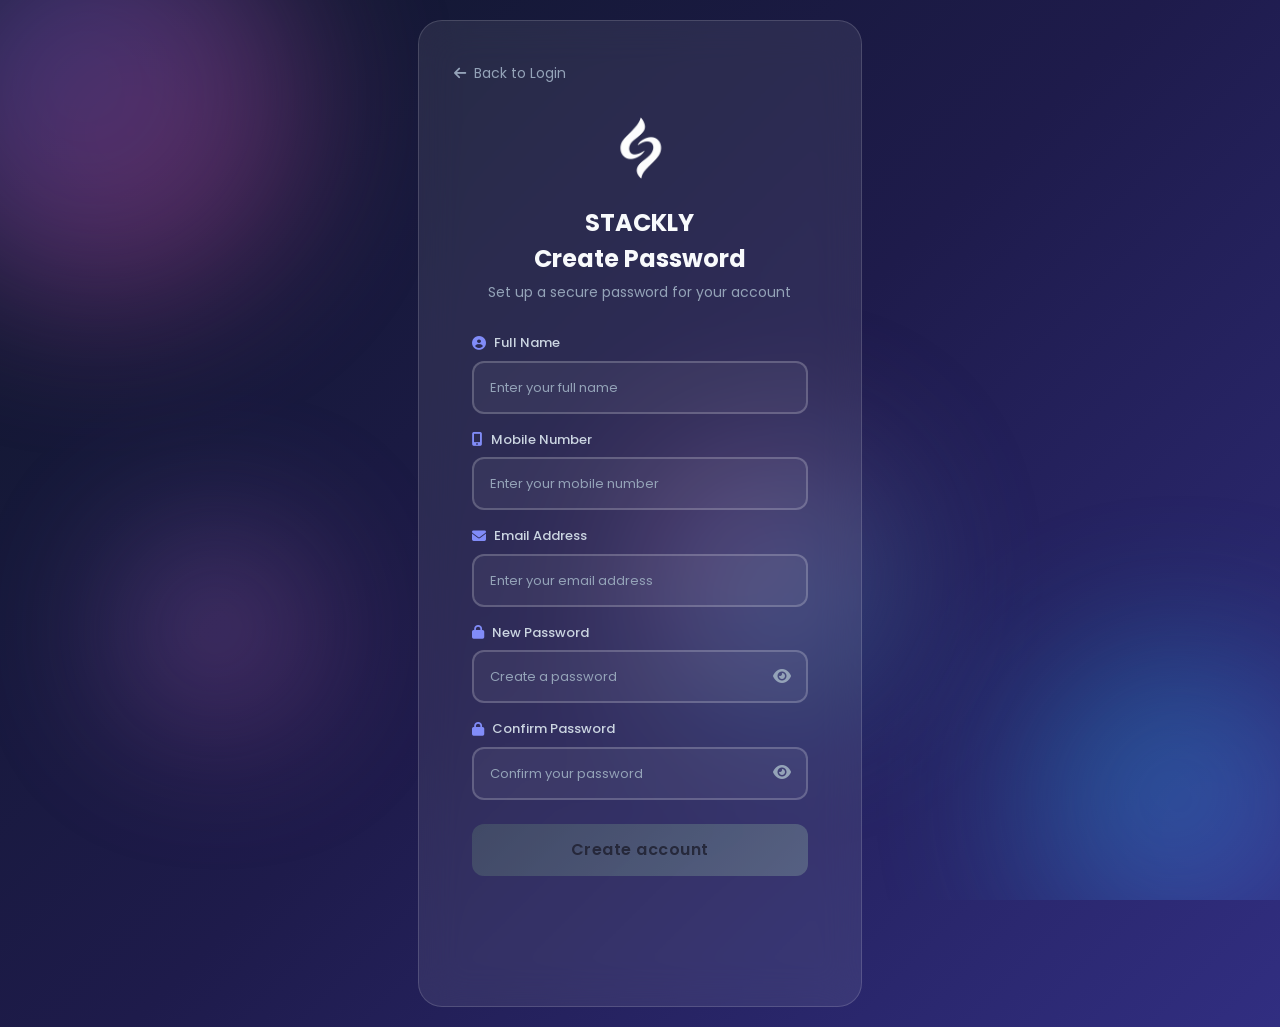
<file: sig.html>
<!DOCTYPE html>
<html lang="en">
<head>
    <meta charset="UTF-8">
    <meta name="viewport" content="width=device-width, initial-scale=1.0">
    <title>Stackly - Create Password</title>
    <link href="https://cdn.jsdelivr.net/npm/bootstrap@5.3.2/dist/css/bootstrap.min.css" rel="stylesheet">
    <link rel="stylesheet" href="https://cdnjs.cloudflare.com/ajax/libs/font-awesome/6.5.1/css/all.min.css">
    <link href="https://fonts.googleapis.com/css2?family=Poppins:wght@300;400;500;600;700&display=swap" rel="stylesheet">
    <link rel="stylesheet" href="style.css">
    <style>
        .create-password-card {
            background: var(--bg-card);
            backdrop-filter: blur(20px);
            -webkit-backdrop-filter: blur(20px);
            border: 1px solid var(--bg-card-border);
            border-radius: 24px;
            padding: 40px 35px;
            box-shadow: 0 8px 32px rgba(0, 0, 0, 0.3), inset 0 1px 0 rgba(  fbdv  xdgvdgbgbvn);
            animation: cardAppear 0.8s ease-out;
        }
        .create-password-card:hover {
            box-shadow: 0 12px 48px rgba(0, 0, 0, 0.4), var(--shadow-glow), inset 0 1px 0 rgba(255, 255, 255, 0.15);
            transform: translateY(-5px);
            transition: 0.5s ease;
        }
        .back-link {
            display: inline-flex;
            align-items: center;
            gap: 8px;
            color: var(--text-muted);
            text-decoration: none;
            font-size: 14px;
            margin-bottom: 20px;
            transition: 0.3s ease;
        }
        .back-link:hover {
            color: var(--primary-light);
        }
        .back-link i {
            transition: 0.3s ease;
        }
        .back-link:hover i {
            transform: translateX(-4px);
        }
        .page-title {
            font-size: 24px;
            font-weight: 700;
            color: var(--text-primary);
            margin-bottom: 8px;
        }
        .page-subtitle {
            font-size: 14px;
            color: var(--text-muted);
            margin-bottom: 30px;
        }
        @media (max-width: 576px) {
            .create-password-card { padding: 30px 20px; }
        }
    </style>
<!-- <base target="_blank"> -->
</head>
<body>
    <div class="bg-animation">
        <div class="bg-circle circle-1"></div>
        <div class="bg-circle circle-2"></div>
        <div class="bg-circle circle-3"></div>
        <div class="bg-circle circle-4"></div>
    </div>

    <div class="container login-container">
        <div class="row justify-content-center">
            <div class="col-lg-5 col-md-7 col-sm-10">
                <div class="create-password-card">
                    <a href="login.html" class="back-link">
                        <i class="fas fa-arrow-left"></i> Back to Login
                    </a>

                    <div class="logo-section text-center">
                        <div class="logo-wrapper">
                                        <div class="logo-section text-center">
                        <div class="logo-wrapper">
                          <div class="logo-wrapper">
    <img src="logo.webp" alt="Stackly Logo" class="logo-img">
</div>
                    <h2 class="page-title text-center">STACKLY</h2>

                    <h2 class="page-title text-center">Create Password</h2>
                    <p class="page-subtitle text-center">Set up a secure password for your account</p>

                    <form id="createPasswordForm" novalidate>
                        <div class="form-group mb-3">
                            <label for="newName" class="form-label">
                                <i class="fas fa-user-circle me-2"></i>Full Name
                            </label>
                            <div class="input-wrapper">
                                <input type="text" class="form-control" id="newName" placeholder="Enter your full name">
                                <span class="input-icon"><i class="fas fa-check-circle"></i></span>
                            </div>
                            <div class="invalid-feedback" id="newNameError">Only letters are allowed.</div>
                        </div>

                        <div class="form-group mb-3">
                            <label for="newMobile" class="form-label">
                                <i class="fas fa-mobile-alt me-2"></i>Mobile Number
                            </label>
                            <div class="input-wrapper"><input
    type="tel"
    class="form-control"
    id="newMobile"
    placeholder="Enter your mobile number"
    maxlength="10"
    inputmode="numeric">
                                <span class="input-icon"><i class="fas fa-check-circle"></i></span>
                            </div>
                            <div class="invalid-feedback" id="newMobileError">Only numbers are allowed.</div>
                        </div>







<!-- Email Field -->
<div class="form-group mb-3">
    <label for="emailInput" class="form-label">
        <i class="fas fa-envelope me-2"></i>Email Address
    </label>

    <div class="input-wrapper">
        <input
            type="email"
            class="form-control"
            id="emailInput"
            placeholder="Enter your email address"
            autocomplete="off">

        <span class="input-icon">
            <i class="fas fa-check-circle"></i>
        </span>
    </div>

    <div class="invalid-feedback" id="emailError">
        Please enter a valid email address.
    </div>
</div>










                        

                        <div class="form-group mb-3">
                            <label for="newPassword" class="form-label">
                                <i class="fas fa-lock me-2"></i>New Password
                            </label>
                            <div class="input-wrapper">
                                <input type="password" class="form-control" id="newPassword" placeholder="Create a password">
                                <button type="button" class="toggle-password" id="toggleNewPassword">
                                    <i class="fas fa-eye"></i>
                                </button>
                            </div>
                            <div class="password-validation" id="newPasswordValidation">
                                <div class="validation-item" id="newValLength"><i class="fas fa-circle"></i><span>At least 8 characters</span></div>
                                <div class="validation-item" id="newValUpper"><i class="fas fa-circle"></i><span>One uppercase letter</span></div>
                                <div class="validation-item" id="newValLower"><i class="fas fa-circle"></i><span>One lowercase letter</span></div>
                                <div class="validation-item" id="newValNumber"><i class="fas fa-circle"></i><span>One number</span></div>
                                <div class="validation-item" id="newValSpecial"><i class="fas fa-circle"></i><span>One special character</span></div>
                            </div>
                        </div>

                        <div class="form-group mb-4">
                            <label for="confirmPassword" class="form-label">
                                <i class="fas fa-lock me-2"></i>Confirm Password
                            </label>
                            <div class="input-wrapper">
                                <input type="password" class="form-control" id="confirmPassword" placeholder="Confirm your password">
                                <button type="button" class="toggle-password" id="toggleConfirmPassword">
                                    <i class="fas fa-eye"></i>
                                </button>
                            </div>
                            <div class="invalid-feedback" id="confirmPasswordError">Passwords do not match.</div>
                        </div>

                        <button type="submit" class="btn btn-login" id="createBtn" disabled>
                            <span class="btn-text">Create account</span>
                            <span class="btn-loader"><i class="fas fa-spinner fa-spin"></i></span>
                        </button>
                    </form>
                </div>
            </div>
        </div>
    </div>

    <script src="https://cdn.jsdelivr.net/npm/bootstrap@5.3.2/dist/js/bootstrap.bundle.min.js"></script>
    <script>
        document.addEventListener('DOMContentLoaded', function() {
            const newName = document.getElementById('newName');
            const newMobile = document.getElementById('newMobile');
            const newPassword = document.getElementById('newPassword');
            const confirmPassword = document.getElementById('confirmPassword');
            const createBtn = document.getElementById('createBtn');
            const createForm = document.getElementById('createPasswordForm');

let isNewNameValid = false,
    isNewMobileValid = false,
    isEmailValid = false,
    isNewPasswordValid = false,
    isConfirmValid = false;
            function validateNewName(v) {
                const clean = v.replace(/[^a-zA-Z\s]/g, '');
                if (v !== clean) newName.value = clean;
                const ok = /^[a-zA-Z\s]+$/.test(v) && v.trim().length >= 2;
                isNewNameValid = ok;
                newName.classList.toggle('is-valid', ok);
                newName.classList.toggle('is-invalid', v.length > 0 && !ok);
                document.getElementById('newNameError').classList.toggle('show', v.length > 0 && !ok);
                checkCreateValidity();
            }
            newName.addEventListener('input', e => validateNewName(e.target.value));

            function validateNewMobile(v) {
                const clean = v.replace(/[^0-9]/g, '');
                if (v !== clean) newMobile.value = clean;
                const ok = /^[0-9]+$/.test(v) && v.length >= 10;
                isNewMobileValid = ok;
                newMobile.classList.toggle('is-valid', ok);
                newMobile.classList.toggle('is-invalid', v.length > 0 && !ok);
                document.getElementById('newMobileError').classList.toggle('show', v.length > 0 && !ok);
                checkCreateValidity();

                const emailInput = document.getElementById("emailInput");

function validateEmail() {

    const email = emailInput.value.trim();

    const emailRegex = /^[^\s@]+@[^\s@]+\.[^\s@]+$/;

    isEmailValid = emailRegex.test(email);

    if (email === "") {
        emailInput.classList.remove("is-valid", "is-invalid");
        isEmailValid = false;
    }
    else if (isEmailValid) {
        emailInput.classList.remove("is-invalid");
        emailInput.classList.add("is-valid");
    }
    else {
        emailInput.classList.remove("is-valid");
        emailInput.classList.add("is-invalid");
    }

    checkCreateValidity();
}

emailInput.addEventListener("input", validateEmail);
            }
            newMobile.addEventListener('input', e => validateNewMobile(e.target.value));

            function updateVal(el, ok) {
                el.classList.toggle('valid', ok);
                const i = el.querySelector('i');
                i.classList.toggle('fa-circle', !ok);
                i.classList.toggle('fa-check-circle', ok);
            }
            function validateNewPassword(v) {
                const hL = v.length >= 8, hU = /[A-Z]/.test(v), hLo = /[a-z]/.test(v), hN = /[0-9]/.test(v), hS = /[!@#$%^&*()_+\-=[\]{};':"\\|,.<>\/?]/.test(v);
                updateVal(document.getElementById('newValLength'), hL);
                updateVal(document.getElementById('newValUpper'), hU);
                updateVal(document.getElementById('newValLower'), hLo);
                updateVal(document.getElementById('newValNumber'), hN);
                updateVal(document.getElementById('newValSpecial'), hS);
                isNewPasswordValid = hL && hU && hLo && hN && hS;
                newPassword.classList.toggle('is-valid', isNewPasswordValid);
                checkCreateValidity();
            }
            newPassword.addEventListener('focus', () => document.getElementById('newPasswordValidation').classList.add('show'));
            newPassword.addEventListener('input', e => validateNewPassword(e.target.value));
            newPassword.addEventListener('blur', () => { if(newPassword.value.length===0) document.getElementById('newPasswordValidation').classList.remove('show'); });

            function validateConfirm(v) {
                isConfirmValid = v === newPassword.value && v.length > 0 && isNewPasswordValid;
                confirmPassword.classList.toggle('is-valid', isConfirmValid);
                confirmPassword.classList.toggle('is-invalid', v.length > 0 && !isConfirmValid);
                document.getElementById('confirmPasswordError').classList.toggle('show', v.length > 0 && !isConfirmValid);
                checkCreateValidity();
            }
            confirmPassword.addEventListener('input', e => validateConfirm(e.target.value));

            function checkCreateValidity() {
createBtn.disabled = !(
    isNewNameValid &&
    isNewMobileValid &&
    isEmailValid &&
    isNewPasswordValid &&
    isConfirmValid
);            }

            document.getElementById('toggleNewPassword').addEventListener('click', function() {
                const t = newPassword.getAttribute('type') === 'password' ? 'text' : 'password';
                newPassword.setAttribute('type', t);
                this.querySelector('i').className = t === 'text' ? 'fas fa-eye-slash' : 'fas fa-eye';
            });
            document.getElementById('toggleConfirmPassword').addEventListener('click', function() {
                const t = confirmPassword.getAttribute('type') === 'password' ? 'text' : 'password';
                confirmPassword.setAttribute('type', t);
                this.querySelector('i').className = t === 'text' ? 'fas fa-eye-slash' : 'fas fa-eye';
            });

            createForm.addEventListener('submit', function(e) {
                e.preventDefault();
                if (!isNewNameValid || !isNewMobileValid || !isNewPasswordValid || !isConfirmValid) return;
                createBtn.classList.add('loading');
                createBtn.disabled = true;
                setTimeout(() => {
                    createBtn.classList.remove('loading');
                    createBtn.disabled = false;
                    const overlay = document.createElement('div');
                    overlay.className = 'success-overlay';
                    overlay.innerHTML = '<div class="success-content"><div class="success-icon"><i class="fas fa-check"></i></div><h3>Password Created!</h3><p>Your password has been set successfully.</p></div>';
                    document.body.appendChild(overlay);
                    setTimeout(() => overlay.classList.add('show'), 10);
                    setTimeout(() => { overlay.classList.remove('show'); setTimeout(() => overlay.remove(), 300); window.location.href = 'login.html'; }, 2500);
                }, 2000);
            });
        });








const emailInput = document.getElementById("emailInput");

emailInput.addEventListener("input", validateEmail);

function validateEmail(){

    const email = emailInput.value.trim();

    const emailRegex =
    /^[^\s@]+@[^\s@]+\.[^\s@]+$/;

    if(email === ""){
        emailInput.classList.remove("is-valid","is-invalid");
    }
    else if(emailRegex.test(email)){
        emailInput.classList.remove("is-invalid");
        emailInput.classList.add("is-valid");
    }
    else{
        emailInput.classList.remove("is-valid");
        emailInput.classList.add("is-invalid");
    }

    validateForm();
}












function validateNewMobile(v) {

    const clean = v.replace(/\D/g, "").slice(0, 10);

    newMobile.value = clean;

    const ok = clean.length === 10;

    isNewMobileValid = ok;

    newMobile.classList.toggle("is-valid", ok);
    newMobile.classList.toggle("is-invalid", clean.length > 0 && !ok);

    document.getElementById("newMobileError")
        .classList.toggle("show", clean.length > 0 && !ok);

    checkCreateValidity();
}






    </script>
</body>
</html>
</file>
<file: style.css>
/* ============================================
   Stackly Login Page - Premium Styles
   ============================================ */

:root {
    --primary-color: #6366f1;
    --primary-dark: #4f46e5;
    --primary-light: #818cf8;
    --secondary-color: #ec4899;
    --accent-color: #06b6d4;
    --success-color: #22c55e;
    --error-color: #ef4444;
    --warning-color: #f59e0b;
    --bg-dark: #0f172a;
    --bg-card: rgba(255, 255, 255, 0.08);
    --bg-card-border: rgba(255, 255, 255, 0.15);
    --text-primary: #f8fafc;
    --text-secondary: #cbd5e1;
    --text-muted: #94a3b8;
    --input-bg: rgba(255, 255, 255, 0.05);
    --input-border: rgba(255, 255, 255, 0.2);
    --input-focus: rgba(99, 102, 241, 0.5);
    --shadow-glow: 0 0 40px rgba(99, 102, 241, 0.3);
    --transition-fast: 0.2s ease;
    --transition-normal: 0.3s ease;
    --transition-slow: 0.5s ease;
}

* {
    margin: 0;
    padding: 0;
    box-sizing: border-box;
}

body {
    font-family: 'Poppins', sans-serif;
    background: linear-gradient(135deg, #0f172a 0%, #1e1b4b 50%, #312e81 100%);
    min-height: 100vh;
    display: flex;
    align-items: center;
    justify-content: center;
    overflow-x: hidden;
    position: relative;
}

/* ============================================
   Animated Background
   ============================================ */
.bg-animation {
    position: fixed;
    top: 0;
    left: 0;
    width: 100%;
    height: 100%;
    overflow: hidden;
    z-index: 0;
    pointer-events: none;
}

.bg-circle {
    position: absolute;
    border-radius: 50%;
    filter: blur(80px);
    opacity: 0.4;
    animation: float 8s ease-in-out infinite;
}

.circle-1 {
    width: 400px;
    height: 400px;
    background: linear-gradient(135deg, var(--primary-color), var(--secondary-color));
    top: -100px;
    left: -100px;
    animation-delay: 0s;
}

.circle-2 {
    width: 300px;
    height: 300px;
    background: linear-gradient(135deg, var(--accent-color), var(--primary-color));
    bottom: -50px;
    right: -50px;
    animation-delay: 2s;
}

.circle-3 {
    width: 250px;
    height: 250px;
    background: linear-gradient(135deg, var(--secondary-color), var(--accent-color));
    top: 50%;
    left: 50%;
    animation-delay: 4s;
}

.circle-4 {
    width: 180px;
    height: 180px;
    background: linear-gradient(135deg, var(--primary-light), var(--secondary-color));
    bottom: 20%;
    left: 10%;
    animation-delay: 6s;
}

@keyframes float {
    0%, 100% { transform: translate(0, 0) scale(1); }
    25% { transform: translate(30px, -30px) scale(1.1); }
    50% { transform: translate(-20px, 20px) scale(0.9); }
    75% { transform: translate(20px, 10px) scale(1.05); }
}

/* ============================================
   Login Container
   ============================================ */
.login-container {
    position: relative;
    z-index: 1;
    padding: 20px;
}

/* ============================================
   Login Card - Glassmorphism
   ============================================ */
.login-card {
    background: var(--bg-card);
    backdrop-filter: blur(20px);
    -webkit-backdrop-filter: blur(20px);
    border: 1px solid var(--bg-card-border);
    border-radius: 24px;
    padding: 40px 35px;
    box-shadow: 
        0 8px 32px rgba(0, 0, 0, 0.3),
        inset 0 1px 0 rgba(255, 255, 255, 0.1);
    transform: translateY(0);
    transition: var(--transition-slow);
    animation: cardAppear 0.8s ease-out;
}

@keyframes cardAppear {
    from {
        opacity: 0;
        transform: translateY(40px) scale(0.95);
    }
    to {
        opacity: 1;
        transform: translateY(0) scale(1);
    }
}

.login-card:hover {
    box-shadow: 
        0 12px 48px rgba(0, 0, 0, 0.4),
        var(--shadow-glow),
        inset 0 1px 0 rgba(255, 255, 255, 0.15);
    transform: translateY(-5px);
}

/* ============================================
   Logo Section
   ============================================ */
.logo-section {
    margin-bottom: 30px;
}

.logo-wrapper {
    position: relative;
    display: inline-block;
    margin-bottom: 15px;
}

.logo-placeholder {
    width: 90px;
    height: 90px;
    border-radius: 50%;
    background: linear-gradient(135deg, var(--primary-color), var(--secondary-color));
    display: flex;
    align-items: center;
    justify-content: center;
    margin: 0 auto;
    box-shadow: 0 8px 24px rgba(99, 102, 241, 0.4);
    transition: var(--transition-normal);
    animation: logoPulse 3s ease-in-out infinite;
    overflow: hidden;
}

.logo-placeholder img {
    width: 100%;
    height: 100%;
    object-fit: cover;
    border-radius: 50%;
}

.logo-placeholder i {
    font-size: 36px;
    color: white;
}

@keyframes logoPulse {
    0%, 100% { box-shadow: 0 8px 24px rgba(99, 102, 241, 0.4); }
    50% { box-shadow: 0 8px 40px rgba(99, 102, 241, 0.7); }
}

.logo-placeholder:hover {
    transform: scale(1.1) rotate(5deg);
    box-shadow: 0 12px 36px rgba(99, 102, 241, 0.6);
}

.add-logo-text {
    display: block;
    font-size: 11px;
    color: var(--text-muted);
    margin-top: 8px;
    letter-spacing: 0.5px;
}

.project-name {
    font-size: 32px;
    font-weight: 700;
    background: linear-gradient(135deg, var(--primary-light), var(--secondary-color));
    -webkit-background-clip: text;
    -webkit-text-fill-color: transparent;
    background-clip: text;
    margin-bottom: 8px;
    letter-spacing: 1px;
}

.welcome-text {
    font-size: 14px;
    color: var(--text-muted);
    font-weight: 400;
}

/* ============================================
   Role Selection
   ============================================ */
.role-selection {
    margin-bottom: 25px;
}

.role-label {
    font-size: 13px;
    color: var(--text-secondary);
    font-weight: 500;
    margin-bottom: 12px;
    text-align: center;
    letter-spacing: 0.5px;
}

.role-buttons {
    display: flex;
    gap: 12px;
    justify-content: center;
}

.role-btn {
    flex: 1;
    max-width: 140px;
    padding: 14px 20px;
    border: 2px solid var(--input-border);
    border-radius: 14px;
    background: var(--input-bg);
    color: var(--text-secondary);
    cursor: pointer;
    transition: var(--transition-normal);
    display: flex;
    flex-direction: column;
    align-items: center;
    gap: 6px;
}

.role-btn i {
    font-size: 22px;
    transition: var(--transition-normal);
}

.role-btn span {
    font-size: 13px;
    font-weight: 500;
    font-family: 'Poppins', sans-serif;
}

.role-btn:hover {
    border-color: var(--primary-light);
    background: rgba(99, 102, 241, 0.1);
    transform: translateY(-2px);
}

.role-btn.selected {
    border-color: var(--primary-color);
    background: linear-gradient(135deg, rgba(99, 102, 241, 0.2), rgba(236, 72, 153, 0.2));
    color: var(--text-primary);
    box-shadow: 0 4px 16px rgba(99, 102, 241, 0.3);
}

.role-btn.selected i {
    color: var(--primary-light);
}

.role-error {
    font-size: 12px;
    color: var(--error-color);
    text-align: center;
    margin-top: 10px;
    opacity: 0;
    transition: var(--transition-normal);
    height: 0;
    overflow: hidden;
}

.role-error.show {
    opacity: 1;
    height: auto;
}

/* ============================================
   Form Styles
   ============================================ */
.form-group {
    position: relative;
}

.form-label {
    font-size: 13px;
    font-weight: 500;
    color: var(--text-secondary);
    margin-bottom: 8px;
    display: flex;
    align-items: center;
}

.form-label i {
    color: var(--primary-light);
    font-size: 14px;
}

.input-wrapper {
    position: relative;
}

.form-control {
    background: var(--input-bg) !important;
    border: 2px solid var(--input-border) !important;
    border-radius: 12px !important;
    padding: 14px 45px 14px 16px !important;
    color: var(--text-primary) !important;
    font-size: 14px;
    font-family: 'Poppins', sans-serif;
    transition: var(--transition-normal) !important;
}

.form-control::placeholder {
    color: var(--text-muted) !important;
    font-size: 13px;
}

.form-control:focus {
    border-color: var(--primary-color) !important;
    box-shadow: 0 0 0 4px var(--input-focus) !important;
    background: rgba(255, 255, 255, 0.08) !important;
    outline: none !important;
}

.form-control.is-valid {
    border-color: var(--success-color) !important;
    box-shadow: 0 0 0 4px rgba(34, 197, 94, 0.2) !important;
}

.form-control.is-invalid {
    border-color: var(--error-color) !important;
    box-shadow: 0 0 0 4px rgba(239, 68, 68, 0.2) !important;
}

.input-icon {
    position: absolute;
    right: 16px;
    top: 50%;
    transform: translateY(-50%);
    color: var(--success-color);
    font-size: 16px;
    opacity: 0;
    transition: var(--transition-normal);
}

.form-control.is-valid ~ .input-icon {
    opacity: 1;
}

.toggle-password {
    position: absolute;
    right: 12px;
    top: 50%;
    transform: translateY(-50%);
    background: none;
    border: none;
    color: var(--text-muted);
    cursor: pointer;
    font-size: 16px;
    padding: 5px;
    transition: var(--transition-fast);
    z-index: 10;
}

.toggle-password:hover {
    color: var(--primary-light);
}

.invalid-feedback {
    font-size: 12px;
    color: var(--error-color);
    margin-top: 6px;
    display: none;
    font-family: 'Poppins', sans-serif;
}

.invalid-feedback.show {
    display: block;
    animation: shake 0.4s ease-in-out;
}

@keyframes shake {
    0%, 100% { transform: translateX(0); }
    20% { transform: translateX(-5px); }
    40% { transform: translateX(5px); }
    60% { transform: translateX(-3px); }
    80% { transform: translateX(3px); }
}

/* ============================================
   Password Validation Box
   ============================================ */
.password-validation {
    background: rgba(0, 0, 0, 0.2);
    border-radius: 10px;
    padding: 12px 15px;
    margin-top: 10px;
    display: none;
    border: 1px solid rgba(255, 255, 255, 0.05);
}

.password-validation.show {
    display: block;
    animation: fadeIn 0.3s ease;
}

@keyframes fadeIn {
    from { opacity: 0; transform: translateY(-5px); }
    to { opacity: 1; transform: translateY(0); }
}

.validation-item {
    display: flex;
    align-items: center;
    gap: 8px;
    font-size: 12px;
    color: var(--text-muted);
    margin-bottom: 5px;
    transition: var(--transition-fast);
}

.validation-item:last-child {
    margin-bottom: 0;
}

.validation-item i {
    font-size: 6px;
    transition: var(--transition-fast);
}

.validation-item.valid {
    color: var(--success-color);
}

.validation-item.valid i {
    color: var(--success-color);
    font-size: 10px;
}

/* ============================================
   Form Options
   ============================================ */
.form-options {
    margin-top: 5px;
}

.remember-me {
    display: flex;
    align-items: center;
    gap: 8px;
}

.form-check-input {
    width: 18px;
    height: 18px;
    border: 2px solid var(--input-border);
    border-radius: 5px !important;
    background: var(--input-bg);
    cursor: pointer;
    transition: var(--transition-fast);
}

.form-check-input:checked {
    background-color: var(--primary-color) !important;
    border-color: var(--primary-color) !important;
    box-shadow: 0 0 8px rgba(99, 102, 241, 0.5);
}

.form-check-input:focus {
    box-shadow: 0 0 0 3px var(--input-focus) !important;
}

.form-check-label {
    font-size: 13px;
    color: var(--text-secondary);
    cursor: pointer;
    user-select: none;
    font-weight: 400;
}

.forgot-password {
    font-size: 13px;
    color: var(--primary-light);
    text-decoration: none;
    font-weight: 500;
    transition: var(--transition-fast);
    position: relative;
}

.forgot-password::after {
    content: '';
    position: absolute;
    bottom: -2px;
    left: 0;
    width: 0;
    height: 2px;
    background: linear-gradient(90deg, var(--primary-color), var(--secondary-color));
    transition: var(--transition-normal);
}

.forgot-password:hover {
    color: var(--primary-color);
}

.forgot-password:hover::after {
    width: 100%;
}

/* ============================================
   Login Button
   ============================================ */
.btn-login {
    width: 100%;
    padding: 14px 24px;
    border: none;
    border-radius: 12px;
    background: linear-gradient(135deg, var(--primary-color), var(--secondary-color));
    color: white;
    font-size: 16px;
    font-weight: 600;
    font-family: 'Poppins', sans-serif;
    cursor: pointer;
    position: relative;
    overflow: hidden;
    transition: var(--transition-normal);
    box-shadow: 0 4px 16px rgba(99, 102, 241, 0.4);
    letter-spacing: 0.5px;
}

.btn-login::before {
    content: '';
    position: absolute;
    top: 0;
    left: -100%;
    width: 100%;
    height: 100%;
    background: linear-gradient(90deg, transparent, rgba(255, 255, 255, 0.2), transparent);
    transition: var(--transition-slow);
}

.btn-login:hover:not(:disabled) {
    transform: translateY(-2px);
    box-shadow: 0 8px 28px rgba(99, 102, 241, 0.6);
}

.btn-login:hover:not(:disabled)::before {
    left: 100%;
}

.btn-login:active:not(:disabled) {
    transform: translateY(0);
}

.btn-login:disabled {
    background: linear-gradient(135deg, #475569, #64748b);
    cursor: not-allowed;
    box-shadow: none;
    opacity: 0.7;
}

.btn-loader {
    display: none;
}

.btn-login.loading .btn-text {
    display: none;
}

.btn-login.loading .btn-loader {
    display: inline-block;
}

/* ============================================
   Create Password Section
   ============================================ */
.create-password-section {
    padding-top: 15px;
    border-top: 1px solid rgba(255, 255, 255, 0.08);
}

.create-password-section p {
    font-size: 13px;
    color: var(--text-muted);
    margin-bottom: 0;
}

.create-password-link {
    color: var(--primary-light);
    text-decoration: none;
    font-weight: 600;
    transition: var(--transition-fast);
    position: relative;
}

.create-password-link::after {
    content: '';
    position: absolute;
    bottom: -2px;
    left: 0;
    width: 0;
    height: 2px;
    background: linear-gradient(90deg, var(--primary-color), var(--secondary-color));
    transition: var(--transition-normal);
}

.create-password-link:hover {
    color: var(--primary-color);
}

.create-password-link:hover::after {
    width: 100%;
}

/* ============================================
   Success Animation
   ============================================ */
.success-overlay {
    position: fixed;
    top: 0;
    left: 0;
    width: 100%;
    height: 100%;
    background: rgba(15, 23, 42, 0.9);
    display: flex;
    align-items: center;
    justify-content: center;
    z-index: 1000;
    opacity: 0;
    visibility: hidden;
    transition: var(--transition-normal);
}

.success-overlay.show {
    opacity: 1;
    visibility: visible;
}

.success-content {
    text-align: center;
    animation: successPop 0.5s ease;
}

.success-icon {
    width: 80px;
    height: 80px;
    border-radius: 50%;
    background: linear-gradient(135deg, var(--success-color), #16a34a);
    display: flex;
    align-items: center;
    justify-content: center;
    margin: 0 auto 20px;
    box-shadow: 0 8px 24px rgba(34, 197, 94, 0.4);
}

.success-icon i {
    font-size: 36px;
    color: white;
}

.success-content h3 {
    color: var(--text-primary);
    font-size: 24px;
    margin-bottom: 10px;
}

.success-content p {
    color: var(--text-secondary);
    font-size: 14px;
}

@keyframes successPop {
    from { transform: scale(0.5); opacity: 0; }
    to { transform: scale(1); opacity: 1; }
}

/* ============================================
   Responsive Design
   ============================================ */
@media (max-width: 576px) {
    .login-card {
        padding: 30px 20px;
        border-radius: 20px;
    }

    .project-name {
        font-size: 26px;
    }

    .logo-placeholder {
        width: 70px;
        height: 70px;
    }

    .logo-placeholder i {
        font-size: 28px;
    }

    .role-btn {
        padding: 12px 15px;
    }

    .role-btn i {
        font-size: 18px;
    }

    .role-btn span {
        font-size: 12px;
    }

    .form-control {
        padding: 12px 40px 12px 14px !important;
        font-size: 13px;
    }

    .btn-login {
        padding: 12px 20px;
        font-size: 15px;
    }

    .form-options {
        flex-direction: column;
        gap: 12px;
        align-items: flex-start !important;
    }

    .bg-circle {
        filter: blur(60px);
    }

    .circle-1 { width: 250px; height: 250px; }
    .circle-2 { width: 200px; height: 200px; }
    .circle-3 { width: 180px; height: 180px; }
}

@media (min-width: 577px) and (max-width: 768px) {
    .login-card {
        padding: 35px 30px;
    }

    .project-name {
        font-size: 28px;
    }
}

@media (min-width: 769px) and (max-width: 992px) {
    .login-card {
        padding: 40px 35px;
    }
}

/* ============================================
   Scrollbar Styling
   ============================================ */
::-webkit-scrollbar {
    width: 8px;
}

::-webkit-scrollbar-track {
    background: var(--bg-dark);
}

::-webkit-scrollbar-thumb {
    background: linear-gradient(180deg, var(--primary-color), var(--secondary-color));
    border-radius: 4px;
}

::-webkit-scrollbar-thumb:hover {
    background: linear-gradient(180deg, var(--primary-light), var(--secondary-color));
}

/* ============================================
   Selection Color
   ============================================ */
::selection {
    background: rgba(99, 102, 241, 0.4);
    color: white;
}
.logo-img{
    width:90px;
    height:90px;
    object-fit:contain;
}
.back-home{
    margin-bottom:20px;
}

.back-home-btn{
    display:inline-flex;
    align-items:center;
    gap:8px;
    text-decoration:none;
    color:whitesmoke;
    font-weight:600;
    transition:.3s;
}

.back-home-btn:hover{
    color:whitesmoke;
    transform:translateX(-4px);
}
.form-options{
    padding-top: 10px;
}
</file>
